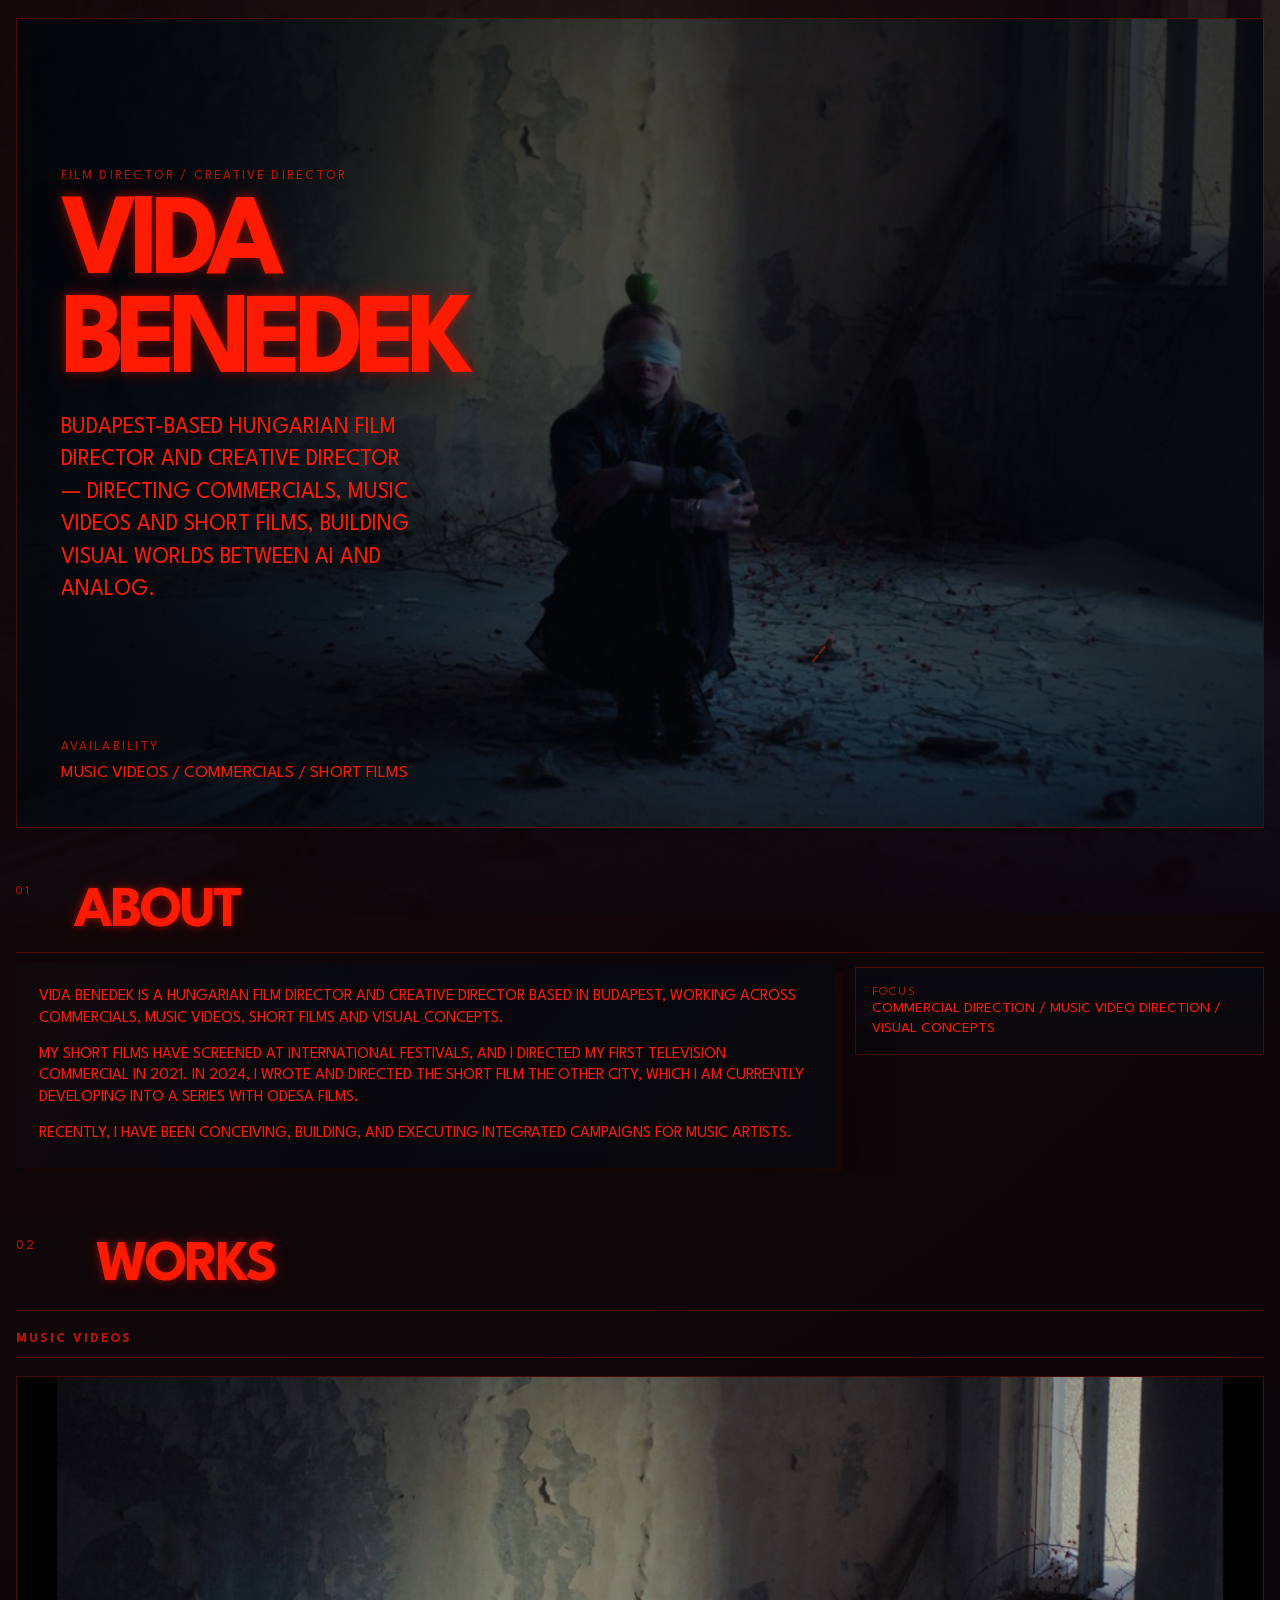
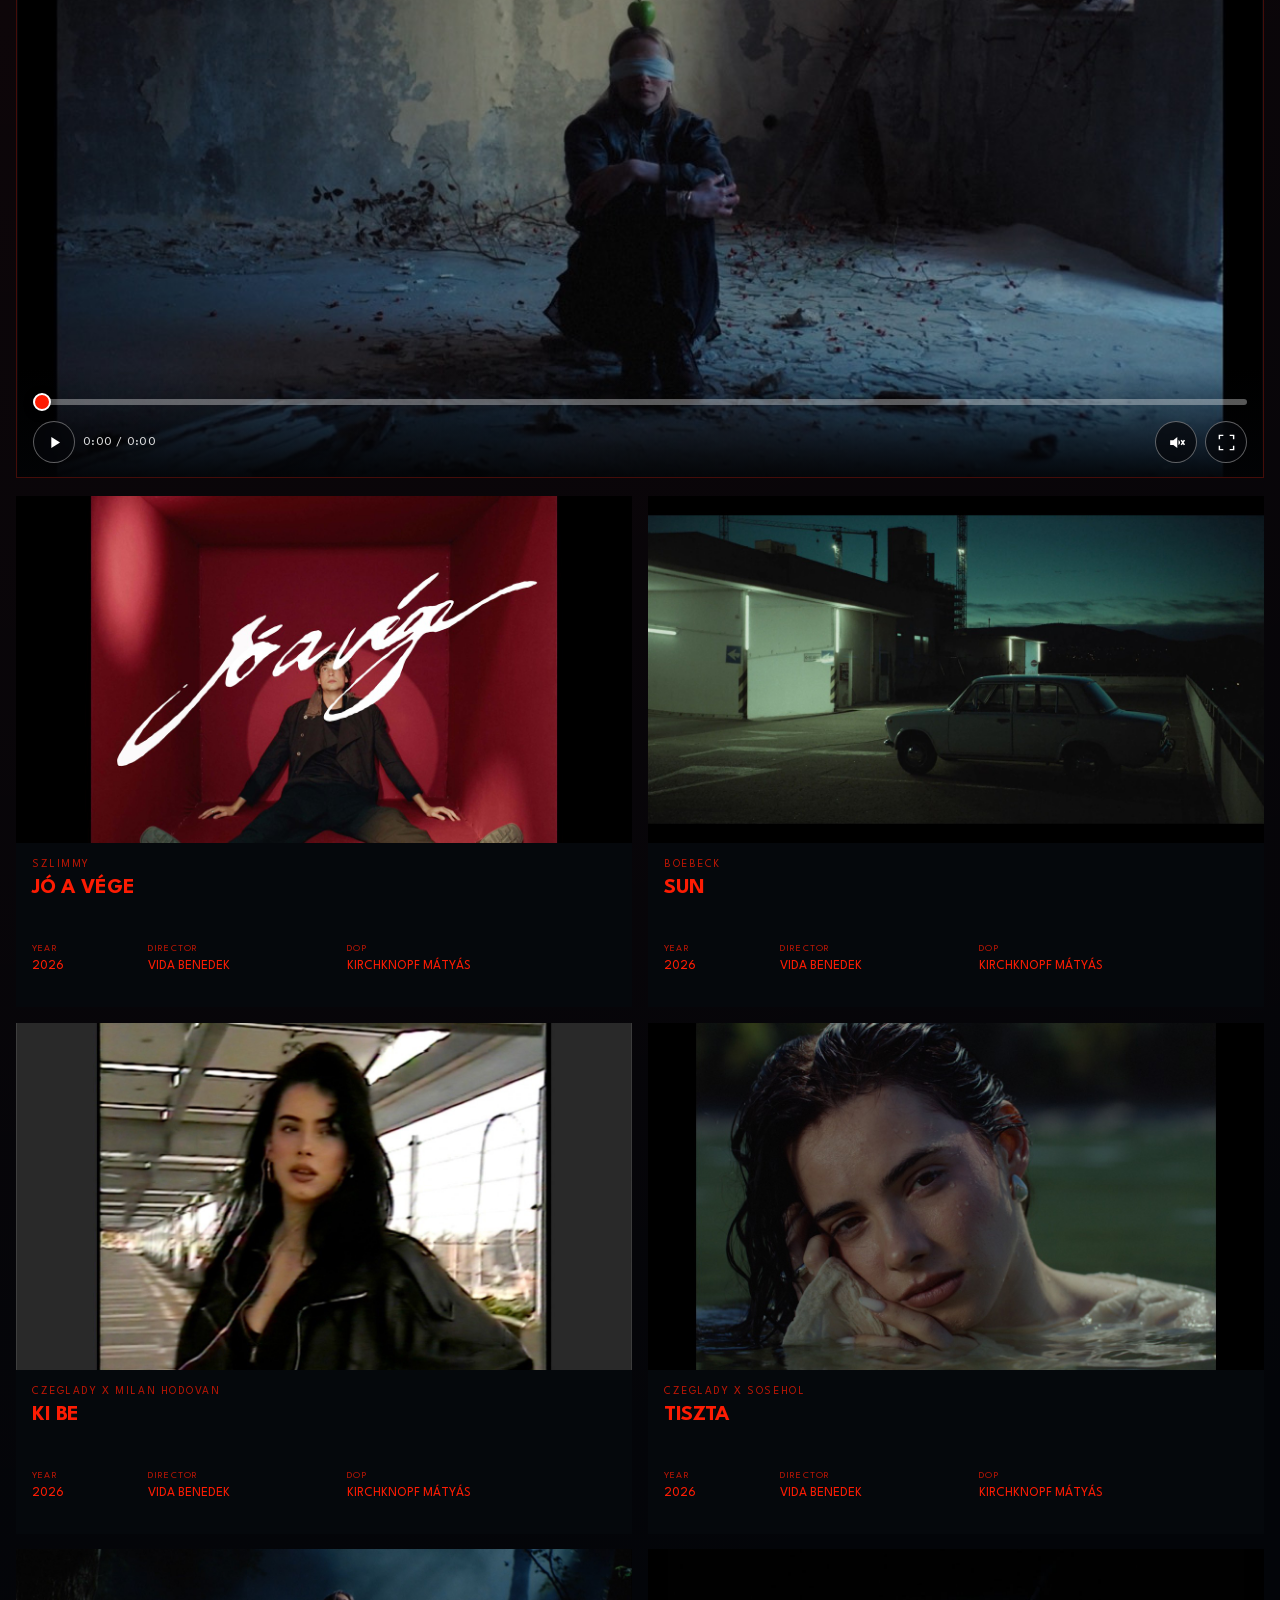
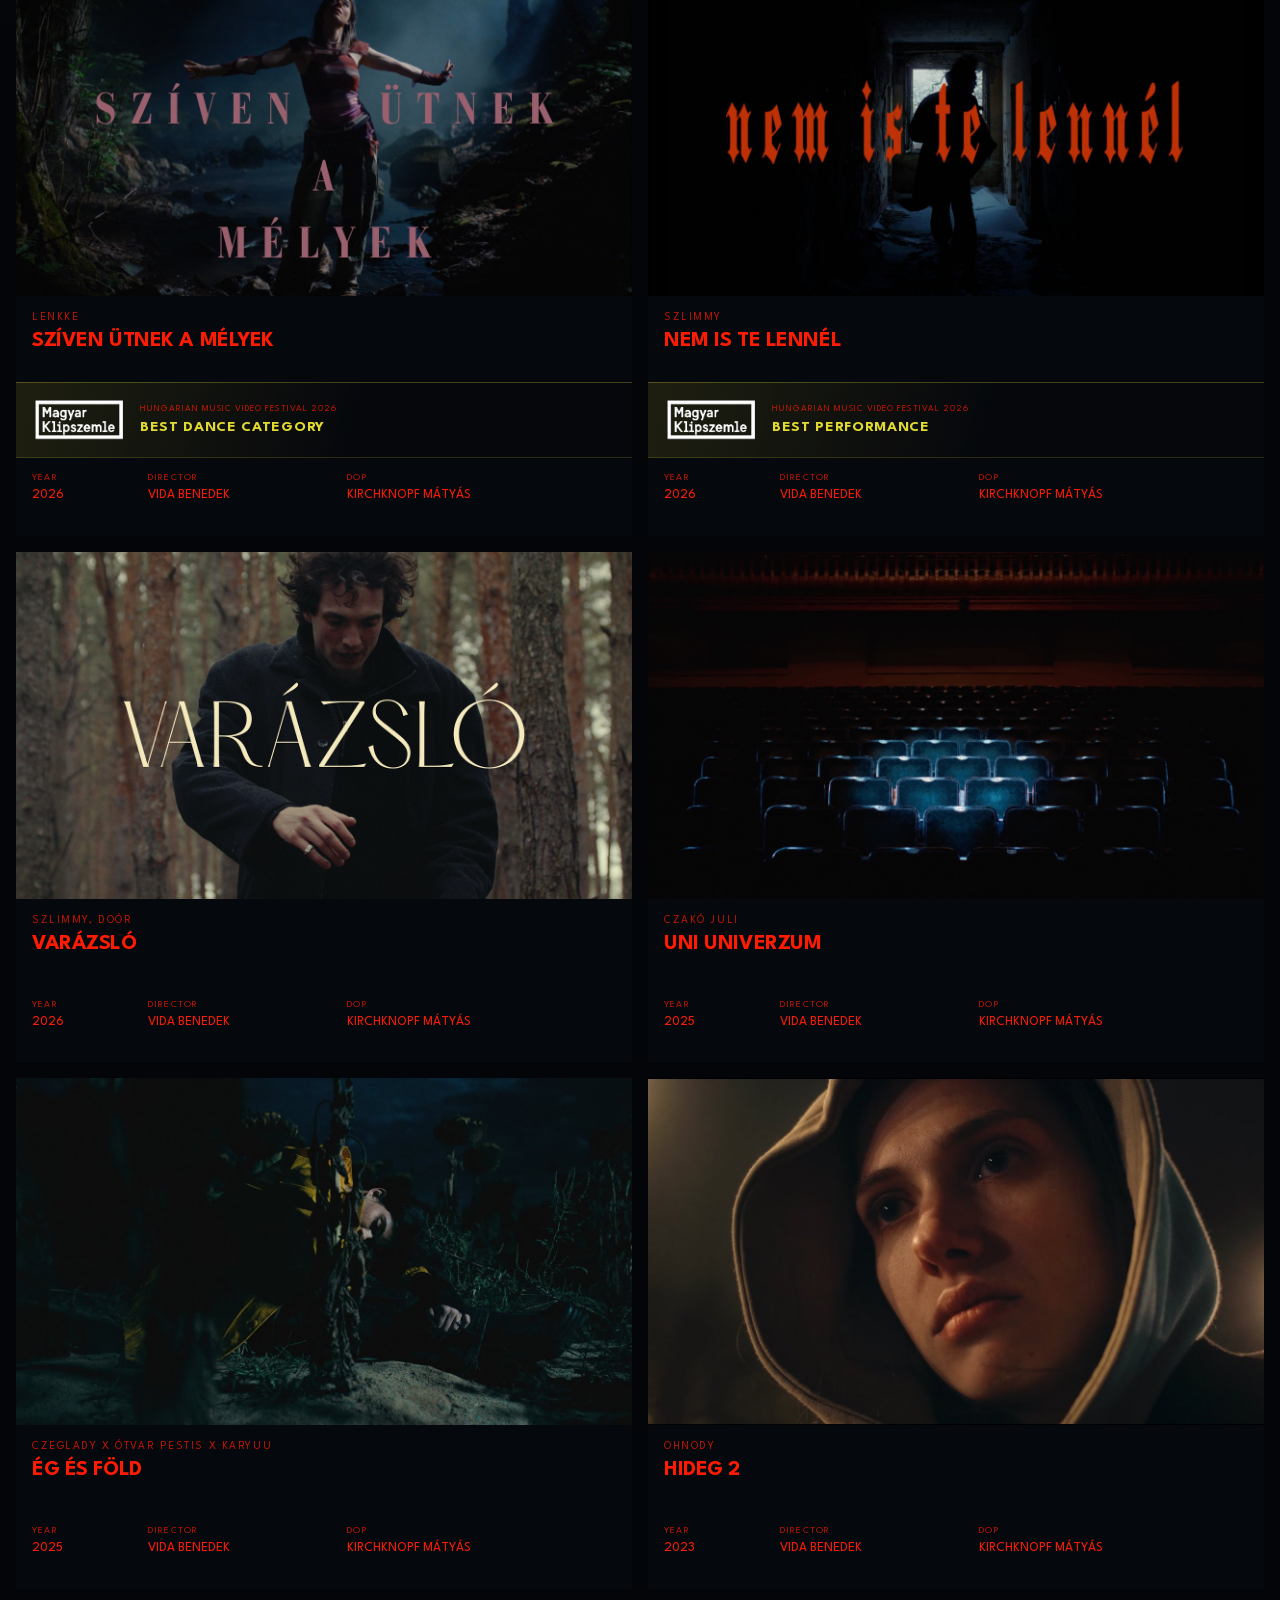
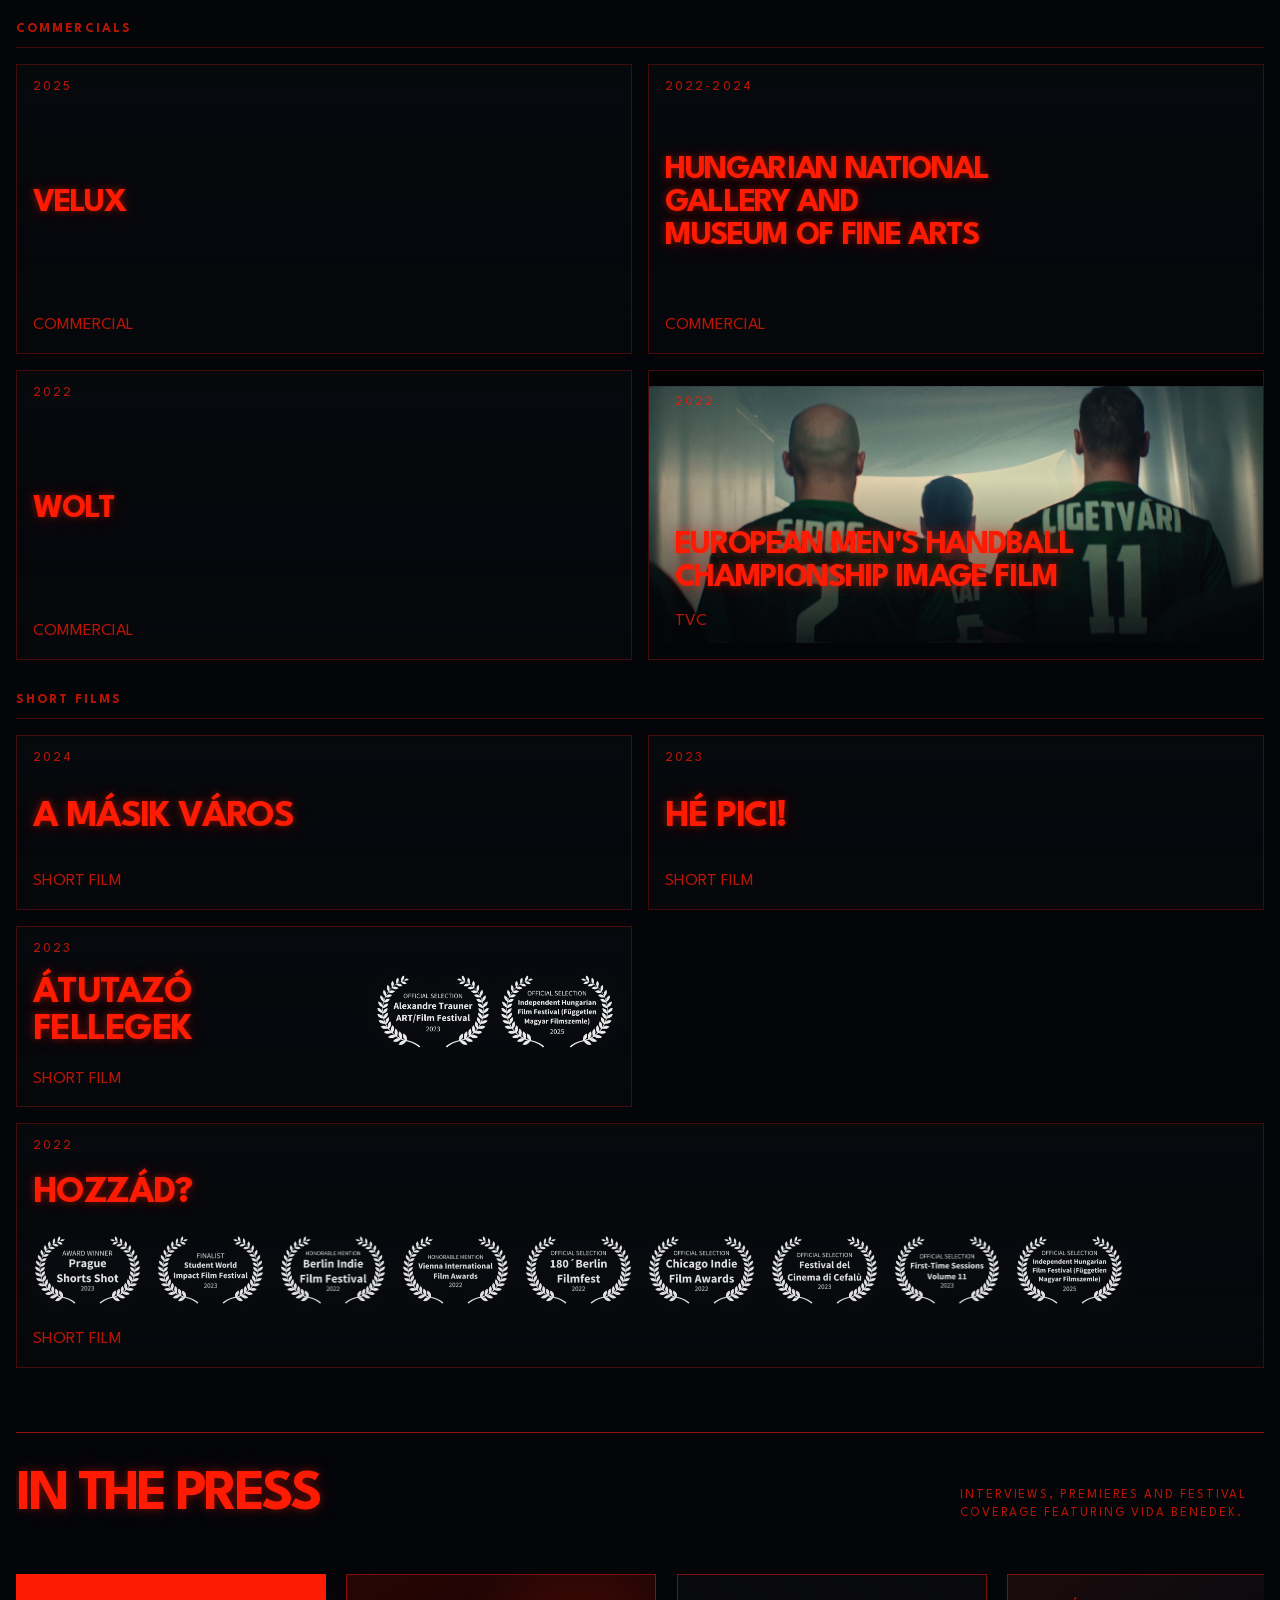
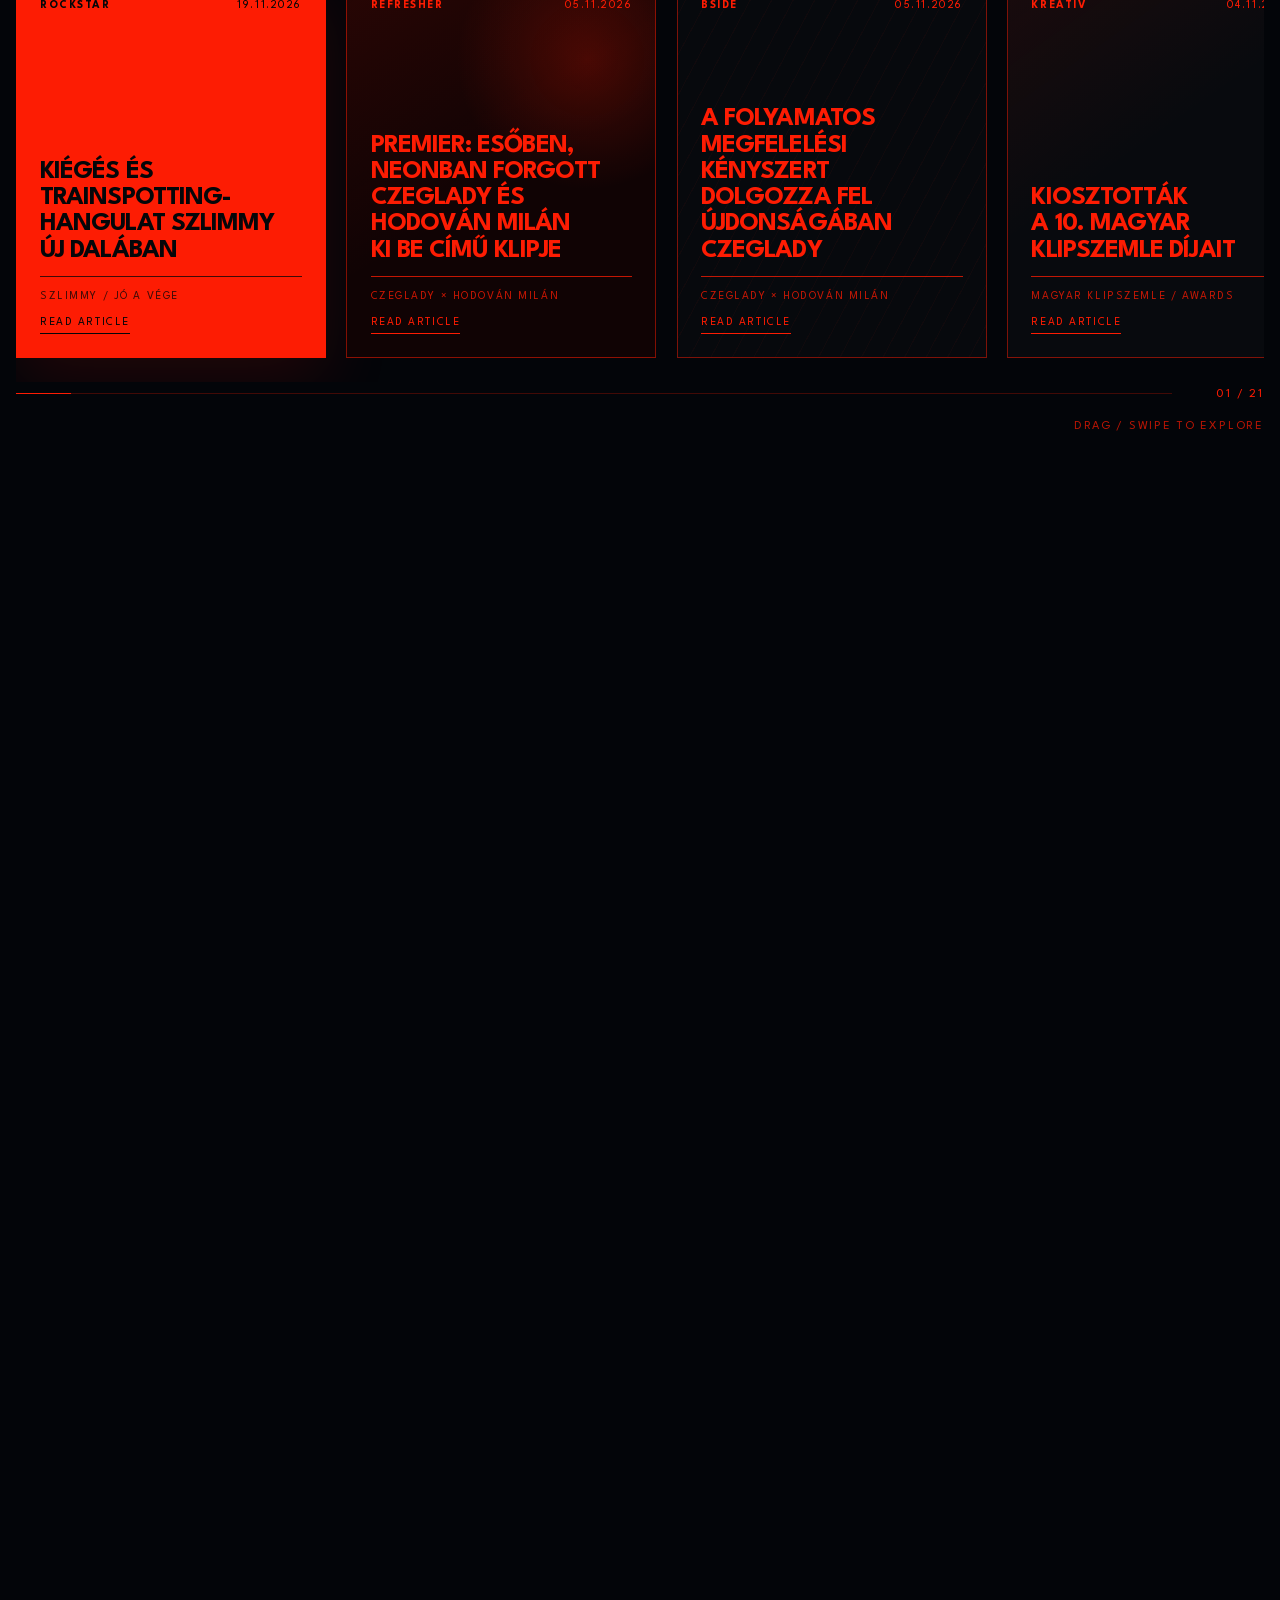
<file: index.html>
<!DOCTYPE html>
<html lang="en">
<head>
  <meta charset="UTF-8">
  <meta name="viewport" content="width=device-width, initial-scale=1.0, viewport-fit=cover">
  <title>Vida Benedek — Rendező / Film Director | Budapest</title>
  <meta
    name="description"
    content="Vida Benedek is a Hungarian film director and creative director based in Budapest, directing commercials, music videos and short films. Portfolio and director showreel."
  >
  <meta name="author" content="Vida Benedek">
  <meta name="robots" content="index, follow, max-image-preview:large, max-snippet:-1, max-video-preview:-1">
  <meta name="googlebot" content="index, follow, max-image-preview:large, max-snippet:-1, max-video-preview:-1">
  <meta name="theme-color" content="#030509">
  <meta name="color-scheme" content="dark">
  <!-- GOOGLE SEARCH CONSOLE VERIFICATION: insert the official verification meta tag here. -->
  <link rel="canonical" href="https://vidabenedek.com/">
  <link rel="alternate" hreflang="en" href="https://vidabenedek.com/">
  <link rel="alternate" hreflang="x-default" href="https://vidabenedek.com/">
  <link rel="sitemap" type="application/xml" href="https://vidabenedek.com/sitemap.xml">
  <link rel="me" href="https://www.instagram.com/vidabenedek/">
  <link rel="icon" href="favicon.svg?v=3" type="image/svg+xml">
  <meta property="og:type" content="website">
  <meta property="og:locale" content="en_US">
  <meta property="og:site_name" content="Vida Benedek">
  <meta property="og:title" content="Vida Benedek — Rendező / Film Director | Budapest">
  <meta
    property="og:description"
    content="Vida Benedek is a Hungarian film director and creative director based in Budapest, directing commercials, music videos and short films. Portfolio and director showreel."
  >
  <meta property="og:url" content="https://vidabenedek.com/">
  <meta property="og:image" content="https://vidabenedek.com/optimized/hero-background-1200.jpg">
  <meta property="og:image:secure_url" content="https://vidabenedek.com/optimized/hero-background-1200.jpg">
  <meta property="og:image:type" content="image/jpeg">
  <meta property="og:image:alt" content="Film still from the directing portfolio of Vida Benedek">
  <meta property="og:image:width" content="1200">
  <meta property="og:image:height" content="675">
  <meta name="twitter:card" content="summary_large_image">
  <meta name="twitter:title" content="Vida Benedek — Rendező / Film Director | Budapest">
  <meta
    name="twitter:description"
    content="Vida Benedek is a Hungarian film director and creative director based in Budapest, directing commercials, music videos and short films. Portfolio and director showreel."
  >
  <meta name="twitter:image" content="https://vidabenedek.com/optimized/hero-background-1200.jpg">
  <meta name="twitter:image:alt" content="Film still from the directing portfolio of Vida Benedek">
  <link rel="preload" as="image" href="optimized/hero-background-1200.jpg" fetchpriority="high">
  <link rel="preload" as="font" href="fonts/league-spartan-latin.woff2" type="font/woff2" crossorigin>
  <link rel="preload" as="font" href="fonts/league-spartan-latin-ext.woff2" type="font/woff2" crossorigin>
  <link rel="stylesheet" href="styles.css?v=20261120-mobile-press-cleanup">
  <noscript>
    <style>
      .panel { opacity: 1; transform: none; }
    </style>
  </noscript>
  <!-- TODO: Add verified IMDb, Vimeo, LinkedIn, MOME, ODESA Films and festival profile URLs here when available. -->
  <script type="application/ld+json">
    {
      "@context": "https://schema.org",
      "@graph": [
        {
          "@type": "WebSite",
          "@id": "https://vidabenedek.com/#website",
          "url": "https://vidabenedek.com/",
          "name": "Vida Benedek",
          "alternateName": "Vida Benedek Portfolio",
          "inLanguage": "en",
          "publisher": {
            "@id": "https://vidabenedek.com/#vida-benedek"
          }
        },
        {
          "@type": "ProfilePage",
          "@id": "https://vidabenedek.com/#profile",
          "url": "https://vidabenedek.com/",
          "name": "Vida Benedek — Rendező / Film Director | Budapest",
          "description": "Vida Benedek is a Hungarian film director and creative director based in Budapest, directing commercials, music videos and short films. Portfolio and director showreel.",
          "inLanguage": "en",
          "dateModified": "2026-11-20",
          "isPartOf": {
            "@id": "https://vidabenedek.com/#website"
          },
          "primaryImageOfPage": {
            "@id": "https://vidabenedek.com/#primary-image"
          },
          "mainEntity": {
            "@id": "https://vidabenedek.com/#vida-benedek"
          },
          "hasPart": {
            "@id": "https://vidabenedek.com/showreel/#video"
          }
        },
        {
          "@type": "ImageObject",
          "@id": "https://vidabenedek.com/#primary-image",
          "contentUrl": "https://vidabenedek.com/optimized/hero-background-1200.jpg",
          "url": "https://vidabenedek.com/optimized/hero-background-1200.jpg",
          "width": 1200,
          "height": 675,
          "caption": "Film still from the directing portfolio of Vida Benedek"
        },
        {
          "@type": "Person",
          "@id": "https://vidabenedek.com/#vida-benedek",
          "name": "Vida Benedek",
          "alternateName": "Benedek Vida",
          "givenName": "Benedek",
          "familyName": "Vida",
          "description": "Vida Benedek is a Hungarian film director and creative director based in Budapest, working across commercials, music videos, short films and visual concepts.",
          "jobTitle": [
            "Film Director",
            "Rendező",
            "Commercial Director",
            "Music Video Director",
            "Creative Director"
          ],
          "url": "https://vidabenedek.com/",
          "mainEntityOfPage": {
            "@id": "https://vidabenedek.com/#profile"
          },
          "image": {
            "@id": "https://vidabenedek.com/#primary-image"
          },
          "email": "mailto:dir.vidab@gmail.com",
          "sameAs": [
            "https://www.instagram.com/vidabenedek"
          ],
          "knowsAbout": [
            "Commercial direction",
            "Music video direction",
            "Short films",
            "Visual concepts",
            "Creative direction",
            "AI-assisted filmmaking",
            "Film production"
          ],
          "hasOccupation": {
            "@type": "Occupation",
            "name": "Film Director",
            "alternateName": [
              "Rendező",
              "Commercial Director",
              "Music Video Director",
              "Creative Director"
            ],
            "description": "Film direction for commercials, music videos and short films.",
            "occupationLocation": [
              {
                "@type": "City",
                "name": "Budapest"
              },
              {
                "@type": "Country",
                "name": "Hungary"
              }
            ]
          },
          "homeLocation": {
            "@type": "Place",
            "name": "Budapest, Hungary",
            "address": {
              "@type": "PostalAddress",
              "addressLocality": "Budapest",
              "addressCountry": "HU"
            }
          },
          "worksFor": {
            "@type": "Organization",
            "name": "ODESA Films"
          },
          "alumniOf": [
            {
              "@type": "CollegeOrUniversity",
              "name": "Budapest Metropolitan University"
            },
            {
              "@type": "CollegeOrUniversity",
              "name": "Moholy-Nagy University of Art and Design"
            }
          ]
        }
      ]
    }
  </script>
</head>
<body>
  <a class="skip-link" href="#top">SKIP TO CONTENT</a>

  <canvas class="blob-tracker" data-blob-tracker aria-hidden="true"></canvas>

  <div class="page-shell">
    <main id="top">
      <section class="hero panel panel-visible">
        <div class="hero-media" aria-hidden="true">
          <img src="optimized/hero-background-1200.jpg" alt="" width="1200" height="675" fetchpriority="high" decoding="async">
        </div>

        <div class="hero-copy">
          <p class="eyebrow" data-hero-decode>FILM DIRECTOR / CREATIVE DIRECTOR</p>
          <h1>
            <span class="name-line" data-hero-decode>VIDA</span>
            <span class="name-line no-break" data-hero-decode>BENEDEK</span>
          </h1>
          <p class="hero-text" data-hero-decode>
            BUDAPEST-BASED HUNGARIAN FILM DIRECTOR AND CREATIVE DIRECTOR — DIRECTING COMMERCIALS, MUSIC VIDEOS AND SHORT FILMS, BUILDING VISUAL WORLDS BETWEEN AI AND ANALOG.
          </p>

        </div>

        <div class="hero-meta">
          <div>
            <span class="meta-label" data-hero-decode>AVAILABILITY</span>
            <p data-hero-decode>MUSIC VIDEOS / COMMERCIALS / SHORT FILMS</p>
          </div>
        </div>
      </section>

      <section id="about" class="content-section panel">
        <div class="section-heading">
          <p class="section-index">01</p>
          <h2>ABOUT</h2>
        </div>

        <div class="about-grid">
          <div class="about-copy foreground-copy">
            <p>
              VIDA BENEDEK IS A HUNGARIAN FILM DIRECTOR AND CREATIVE DIRECTOR
              BASED IN BUDAPEST, WORKING ACROSS COMMERCIALS, MUSIC VIDEOS,
              SHORT FILMS AND VISUAL CONCEPTS.
            </p>
            <p>
              MY SHORT FILMS HAVE SCREENED AT INTERNATIONAL FESTIVALS, AND I
              DIRECTED MY FIRST TELEVISION COMMERCIAL IN 2021. IN 2024, I
              WROTE AND DIRECTED THE SHORT FILM THE OTHER CITY, WHICH I AM
              CURRENTLY DEVELOPING INTO A SERIES WITH ODESA FILMS.
            </p>
            <p>
              RECENTLY, I HAVE BEEN CONCEIVING, BUILDING, AND EXECUTING
              INTEGRATED CAMPAIGNS FOR MUSIC ARTISTS.
            </p>
          </div>

          <div class="fact-stack">
            <article class="fact-card">
              <span class="fact-label">FOCUS</span>
              <p>COMMERCIAL DIRECTION / MUSIC VIDEO DIRECTION / VISUAL CONCEPTS</p>
            </article>
          </div>
        </div>
      </section>

      <section id="work" class="content-section panel">
        <div class="section-heading">
          <p class="section-index">02</p>
          <h2>WORKS</h2>
        </div>

        <div class="work-groups">
          <article class="work-group">
            <header class="group-heading">
              <h3>MUSIC VIDEOS</h3>
            </header>

            <div class="videoclip-banner video-player" data-video-player>
              <video
                controls
                muted
                loop
                playsinline
                preload="none"
                poster="optimized/hero-background-1200.jpg"
                disablepictureinpicture
                controlslist="nodownload noplaybackrate noremoteplayback"
                tabindex="0"
                aria-label="Vida Benedek music video reel"
                data-lazy-video
                data-video-autoplay="desktop"
                data-animation-mask
                data-music-video
                data-video-controls
              >
                <source data-src="optimized/vida-benedek-music-video-reel-2026-mobile.mp4?v=20261028-performance" type="video/mp4" media="(max-width: 760px)">
                <source data-src="optimized/vida-benedek-music-video-reel-2026.mp4?v=20261028-performance" type="video/mp4">
              </video>
            </div>

            <div class="videoclip-gallery">
              <figure class="videoclip-shot videoclip-shot-video">
                <a
                  class="videoclip-video-link"
                  href="https://www.youtube.com/watch?v=czAg9J831QY"
                  target="_blank"
                  rel="noopener noreferrer"
                  aria-label="Watch Szlimmy – Jó a Vége on YouTube"
                >
                  <img src="optimized/szlimmy-jo-a-vege-youtube.jpg" alt="Official YouTube cover for Szlimmy – Jó a Vége, directed by Vida Benedek" width="1280" height="720" loading="lazy" decoding="async">
                </a>
                <div class="videoclip-identity">
                  <p class="videoclip-artist">SZLIMMY</p>
                  <p class="videoclip-track"><a href="work/jo-a-vege/" aria-label="Open Jó a Vége project page">JÓ A VÉGE</a></p>
                </div>
                <dl class="videoclip-credits">
                  <div><dt>YEAR</dt><dd>2026</dd></div>
                  <div><dt>DIRECTOR</dt><dd>VIDA BENEDEK</dd></div>
                  <div><dt>DOP</dt><dd>KIRCHKNOPF MÁTYÁS</dd></div>
                </dl>
              </figure>

              <figure class="videoclip-shot videoclip-shot-video">
                <a
                  class="videoclip-video-link"
                  href="https://www.youtube.com/watch?v=qw8giVFSmjE"
                  target="_blank"
                  rel="noopener noreferrer"
                  aria-label="Watch boebeck – SUN on YouTube"
                >
                  <img src="optimized/boebeck-sun-youtube.jpg" alt="Official YouTube cover for boebeck – SUN, directed by Vida Benedek" width="1280" height="720" loading="lazy" decoding="async">
                </a>
                <div class="videoclip-identity">
                  <p class="videoclip-artist">BOEBECK</p>
                  <p class="videoclip-track"><a href="work/sun/" aria-label="Open SUN project page">SUN</a></p>
                </div>
                <dl class="videoclip-credits">
                  <div><dt>YEAR</dt><dd>2026</dd></div>
                  <div><dt>DIRECTOR</dt><dd>VIDA BENEDEK</dd></div>
                  <div><dt>DOP</dt><dd>KIRCHKNOPF MÁTYÁS</dd></div>
                </dl>
              </figure>

              <figure class="videoclip-shot videoclip-shot-video">
                <a
                  class="videoclip-video-link"
                  href="https://www.youtube.com/watch?v=HJwIDaARL5k&amp;list=RDHJwIDaARL5k&amp;start_radio=1"
                  target="_blank"
                  rel="noopener noreferrer"
                  aria-label="Watch Czeglady x Milan Hodovan – KI BE on YouTube"
                >
                  <img src="optimized/czeglady-milan-hodovan-ki-be-youtube.jpg" alt="Official YouTube cover for Czeglady x Milan Hodovan – KI BE, directed by Vida Benedek" width="1280" height="720" loading="lazy" decoding="async">
                </a>
                <div class="videoclip-identity">
                  <p class="videoclip-artist">CZEGLADY X MILAN HODOVAN</p>
                  <p class="videoclip-track"><a href="work/ki-be/" aria-label="Open KI BE project page">KI BE</a></p>
                </div>
                <dl class="videoclip-credits">
                  <div><dt>YEAR</dt><dd>2026</dd></div>
                  <div><dt>DIRECTOR</dt><dd>VIDA BENEDEK</dd></div>
                  <div><dt>DOP</dt><dd>KIRCHKNOPF MÁTYÁS</dd></div>
                </dl>
              </figure>

              <figure class="videoclip-shot videoclip-shot-video">
                <a
                  class="videoclip-video-link"
                  href="https://www.youtube.com/watch?v=M6TgqOht1_U&amp;list=RDM6TgqOht1_U&amp;start_radio=1"
                  target="_blank"
                  rel="noopener noreferrer"
                  aria-label="Watch Czeglady x sosehol – Tiszta on YouTube"
                >
                  <img src="optimized/czeglady-sosehol-tiszta-youtube.jpg" alt="Official YouTube cover for Czeglady x sosehol – Tiszta" width="1280" height="720" loading="lazy" decoding="async">
                </a>
                <div class="videoclip-identity">
                  <p class="videoclip-artist">CZEGLADY X SOSEHOL</p>
                  <p class="videoclip-track"><a href="work/tiszta/" aria-label="Open Tiszta project page">TISZTA</a></p>
                </div>
                <dl class="videoclip-credits">
                  <div><dt>YEAR</dt><dd>2026</dd></div>
                  <div><dt>DIRECTOR</dt><dd>VIDA BENEDEK</dd></div>
                  <div><dt>DOP</dt><dd>KIRCHKNOPF MÁTYÁS</dd></div>
                </dl>
              </figure>

              <figure class="videoclip-shot videoclip-shot-video videoclip-shot-awarded">
                <a
                  class="videoclip-video-link"
                  href="https://www.youtube.com/watch?v=KUAKet2wHBo"
                  target="_blank"
                  rel="noopener noreferrer"
                  aria-label="Watch LENKKE – Szíven ütnek a mélyek on YouTube"
                >
                  <img src="optimized/lenkke-youtube.jpg" alt="Official YouTube cover for LENKKE – Szíven ütnek a mélyek, directed by Vida Benedek" width="1280" height="720" loading="lazy" decoding="async">
                </a>
                <div class="videoclip-identity">
                  <p class="videoclip-artist">LENKKE</p>
                  <p class="videoclip-track"><a href="work/sziven-utnek-a-melyek/" aria-label="Open Szíven ütnek a mélyek project page">SZÍVEN ÜTNEK A MÉLYEK</a></p>
                </div>
                <div class="videoclip-award" aria-label="Hungarian Music Video Festival 2026 — Best Dance Category">
                  <img class="videoclip-award-logo" src="optimized/magyar-klipszemle.png" alt="" width="238" height="123" loading="lazy" decoding="async">
                  <p><span>HUNGARIAN MUSIC VIDEO FESTIVAL 2026</span><strong>BEST DANCE CATEGORY</strong></p>
                </div>
                <dl class="videoclip-credits">
                  <div><dt>YEAR</dt><dd>2026</dd></div>
                  <div><dt>DIRECTOR</dt><dd>VIDA BENEDEK</dd></div>
                  <div><dt>DOP</dt><dd>KIRCHKNOPF MÁTYÁS</dd></div>
                </dl>
              </figure>

              <figure class="videoclip-shot videoclip-shot-video videoclip-shot-awarded">
                <a
                  class="videoclip-video-link"
                  href="https://www.youtube.com/watch?v=rQDjx8vkRmA"
                  target="_blank"
                  rel="noopener noreferrer"
                  aria-label="Watch Szlimmy – Nem is te lennél on YouTube"
                >
                  <img src="optimized/szlimmy-nem-is-te-lennel-youtube.jpg" alt="Official YouTube cover for Szlimmy – Nem is te lennél, directed by Vida Benedek" width="1280" height="720" loading="lazy" decoding="async">
                </a>
                <div class="videoclip-identity">
                  <p class="videoclip-artist">SZLIMMY</p>
                  <p class="videoclip-track"><a href="work/nem-is-te-lennel/" aria-label="Open Nem is te lennél project page">NEM IS TE LENNÉL</a></p>
                </div>
                <div class="videoclip-award" aria-label="Hungarian Music Video Festival 2026 — Best Performance">
                  <img class="videoclip-award-logo" src="optimized/magyar-klipszemle.png" alt="" width="238" height="123" loading="lazy" decoding="async">
                  <p><span>HUNGARIAN MUSIC VIDEO FESTIVAL 2026</span><strong>BEST PERFORMANCE</strong></p>
                </div>
                <dl class="videoclip-credits">
                  <div><dt>YEAR</dt><dd>2026</dd></div>
                  <div><dt>DIRECTOR</dt><dd>VIDA BENEDEK</dd></div>
                  <div><dt>DOP</dt><dd>KIRCHKNOPF MÁTYÁS</dd></div>
                </dl>
              </figure>

              <figure id="varazslo" class="videoclip-shot videoclip-shot-video">
                <a
                  class="videoclip-video-link"
                  href="https://youtu.be/0HYk5hYBVUs?si=7nayBzL_WmBcYAgB"
                  target="_blank"
                  rel="noopener noreferrer"
                  aria-label="Watch Szlimmy, DOÓR – Varázsló on YouTube"
                >
                  <img src="optimized/szlimmy-door-varazslo-youtube.jpg" alt="Official YouTube cover for Szlimmy, DOÓR – Varázsló, directed by Vida Benedek" width="1280" height="720" loading="lazy" decoding="async">
                </a>
                <div class="videoclip-identity">
                  <p class="videoclip-artist">SZLIMMY, DOÓR</p>
                  <p class="videoclip-track"><a href="work/varazslo/" aria-label="Open Varázsló project page">VARÁZSLÓ</a></p>
                </div>
                <dl class="videoclip-credits">
                  <div><dt>YEAR</dt><dd>2026</dd></div>
                  <div><dt>DIRECTOR</dt><dd>VIDA BENEDEK</dd></div>
                  <div><dt>DOP</dt><dd>KIRCHKNOPF MÁTYÁS</dd></div>
                </dl>
              </figure>

              <figure class="videoclip-shot videoclip-shot-video">
                <a
                  class="videoclip-video-link"
                  href="https://www.youtube.com/watch?v=0dUuvQV0kcc"
                  target="_blank"
                  rel="noopener noreferrer"
                  aria-label="Watch Czakó Juli – Uni Univerzum on YouTube"
                >
                  <img src="optimized/czako-juli-uni-univerzum-youtube.jpg?v=20261028-empty-cinema" alt="Empty cinema auditorium frame from Czakó Juli – Uni Univerzum" width="1280" height="720" loading="lazy" decoding="async">
                </a>
                <div class="videoclip-identity">
                  <p class="videoclip-artist">CZAKÓ JULI</p>
                  <p class="videoclip-track"><a href="work/uni-univerzum/" aria-label="Open Uni Univerzum project page">UNI UNIVERZUM</a></p>
                </div>
                <dl class="videoclip-credits">
                  <div><dt>YEAR</dt><dd>2025</dd></div>
                  <div><dt>DIRECTOR</dt><dd>VIDA BENEDEK</dd></div>
                  <div><dt>DOP</dt><dd>KIRCHKNOPF MÁTYÁS</dd></div>
                </dl>
              </figure>

              <figure class="videoclip-shot videoclip-shot-video">
                <a
                  class="videoclip-video-link"
                  href="https://www.youtube.com/watch?v=ZT4U71fUkZc"
                  target="_blank"
                  rel="noopener noreferrer"
                  aria-label="Watch Czeglady x Ótvar Pestis x Karyuu – Ég és Föld on YouTube"
                >
                  <img src="optimized/eg-es-fold-youtube.jpg" alt="Official YouTube cover for Czeglady x Ótvar Pestis x Karyuu – Ég és Föld, directed by Vida Benedek" width="1280" height="720" loading="lazy" decoding="async">
                </a>
                <div class="videoclip-identity">
                  <p class="videoclip-artist">CZEGLADY X ÓTVAR PESTIS X KARYUU</p>
                  <p class="videoclip-track"><a href="work/eg-es-fold/" aria-label="Open Ég és Föld project page">ÉG ÉS FÖLD</a></p>
                </div>
                <dl class="videoclip-credits">
                  <div><dt>YEAR</dt><dd>2025</dd></div>
                  <div><dt>DIRECTOR</dt><dd>VIDA BENEDEK</dd></div>
                  <div><dt>DOP</dt><dd>KIRCHKNOPF MÁTYÁS</dd></div>
                </dl>
              </figure>

              <figure class="videoclip-shot videoclip-shot-video">
                <a
                  class="videoclip-video-link"
                  href="https://www.youtube.com/watch?v=yd0roFBKNnw"
                  target="_blank"
                  rel="noopener noreferrer"
                  aria-label="Watch Ohnody – Hideg 2 on YouTube"
                >
                  <img src="optimized/ohnody-hideg-2-youtube.jpg" alt="Official YouTube cover for Ohnody – Hideg 2, directed by Vida Benedek" width="1280" height="720" loading="lazy" decoding="async">
                </a>
                <div class="videoclip-identity">
                  <p class="videoclip-artist">OHNODY</p>
                  <p class="videoclip-track"><a href="work/hideg-2/" aria-label="Open Hideg 2 project page">HIDEG 2</a></p>
                </div>
                <dl class="videoclip-credits">
                  <div><dt>YEAR</dt><dd>2023</dd></div>
                  <div><dt>DIRECTOR</dt><dd>VIDA BENEDEK</dd></div>
                  <div><dt>DOP</dt><dd>KIRCHKNOPF MÁTYÁS</dd></div>
                </dl>
              </figure>
            </div>

          </article>

          <article id="commercials" class="work-group">
            <header class="group-heading">
              <h3>COMMERCIALS</h3>
            </header>

            <div class="work-cards commercials-grid">
              <article class="work-card">
                <span class="work-year">2025</span>
                <h4>VELUX</h4>
                <p>COMMERCIAL</p>
              </article>

              <article class="work-card">
                <span class="work-year">2022-2024</span>
                <h4>HUNGARIAN NATIONAL GALLERY AND MUSEUM OF FINE ARTS</h4>
                <p>COMMERCIAL</p>
              </article>

              <article class="work-card">
                <span class="work-year">2022</span>
                <h4>WOLT</h4>
                <p>COMMERCIAL</p>
              </article>

              <article class="work-card work-card-video">
                <a
                  class="commercial-video-link"
                  href="https://www.youtube.com/watch?v=-OWZ96nkNiw"
                  target="_blank"
                  rel="noopener noreferrer"
                  aria-label="Watch European Men's Handball Championship Image Film on YouTube"
                >
                  <img src="optimized/european-mens-handball-championship-youtube.jpg" alt="European Men's Handball Championship Image Film" width="1280" height="720" loading="lazy" decoding="async">
                </a>
                <div class="commercial-video-copy">
                  <span class="work-year">2022</span>
                  <h4>EUROPEAN MEN'S HANDBALL CHAMPIONSHIP IMAGE FILM</h4>
                  <p>TVC</p>
                </div>
              </article>
            </div>
          </article>

          <article class="work-group">
            <header class="group-heading">
              <h3>SHORT FILMS</h3>
            </header>

            <div class="work-cards">
              <article class="work-card">
                <span class="work-year">2024</span>
                <h4>A MÁSIK VÁROS</h4>
                <p>SHORT FILM</p>
              </article>

              <article class="work-card">
                <span class="work-year">2023</span>
                <h4>HÉ PICI!</h4>
                <p>SHORT FILM</p>
              </article>

              <article class="work-card work-card-awarded">
                <span class="work-year">2023</span>
                <div class="work-card-title-row work-card-title-row-multiple">
                  <h4>ÁTUTAZÓ FELLEGEK</h4>
                  <div class="official-selection-marks">
                    <img
                      class="official-selection-mark"
                      src="optimized/atutazo-fellegek-alexandre-trauner-official-selection-2023.png"
                      alt="Alexandre Trauner ART/Film Festival — Official Selection 2023"
                      width="1735"
                      height="1152"
                      loading="lazy"
                      decoding="async"
                    >
                    <img
                      class="official-selection-mark"
                      src="optimized/atutazo-fellegek-independent-hungarian-film-festival-2025.png"
                      alt="Independent Hungarian Film Festival — Official Selection 2025"
                      width="1735"
                      height="1152"
                      loading="lazy"
                      decoding="async"
                    >
                  </div>
                </div>
                <p>SHORT FILM</p>
              </article>

              <article class="work-card work-card-awarded work-card-festival-wall">
                <span class="work-year">2022</span>
                <h4>HOZZÁD?</h4>
                <div class="official-selection-gallery" aria-label="Awards and festival selections for Hozzád?">
                  <img class="official-selection-mark" src="optimized/hozzad-prague-shorts-shot-winner-2023.png" alt="Prague Shorts Shot — Award Winner 2023" width="1735" height="1152" loading="lazy" decoding="async">
                  <img class="official-selection-mark" src="optimized/hozzad-student-world-impact-finalist-2023.png" alt="Student World Impact Film Festival — Finalist 2023" width="1735" height="1152" loading="lazy" decoding="async">
                  <img class="official-selection-mark" src="optimized/hozzad-berlin-indie-honorable-mention-2022.png" alt="Berlin Indie Film Festival — Honorable Mention 2022" width="1735" height="1152" loading="lazy" decoding="async">
                  <img class="official-selection-mark" src="optimized/hozzad-vienna-international-honorable-mention-2022.png" alt="Vienna International Film Awards — Honorable Mention 2022" width="1735" height="1152" loading="lazy" decoding="async">
                  <img class="official-selection-mark" src="optimized/hozzad-180-berlin-official-selection-2022.png" alt="180 Berlin Filmfest — Official Selection 2022" width="1735" height="1152" loading="lazy" decoding="async">
                  <img class="official-selection-mark" src="optimized/hozzad-chicago-indie-official-selection-2022.png" alt="Chicago Indie Film Awards — Official Selection 2022" width="1735" height="1152" loading="lazy" decoding="async">
                  <img class="official-selection-mark" src="optimized/hozzad-cefalu-official-selection-2023.png" alt="Festival del Cinema di Cefalù — Official Selection 2023" width="1735" height="1152" loading="lazy" decoding="async">
                  <img class="official-selection-mark" src="optimized/hozzad-first-time-sessions-official-selection-2023.png" alt="First-Time Sessions Volume 11 — Official Selection 2023" width="1735" height="1152" loading="lazy" decoding="async">
                  <img class="official-selection-mark" src="optimized/hozzad-independent-hungarian-official-selection-2025.png" alt="Independent Hungarian Film Festival — Official Selection 2025" width="1735" height="1152" loading="lazy" decoding="async">
                  <img class="official-selection-mark" src="optimized/hozzad-panorama-official-selection-2022.png" alt="Panorama International Indie Film Festival — Official Selection 2022" width="1735" height="1152" loading="lazy" decoding="async">
                </div>
                <p>SHORT FILM</p>
              </article>
            </div>

            <aside id="press" class="press-archive" aria-labelledby="press-archive-title" data-press-carousel>
              <header class="press-archive-head">
                <div>
                  <h4 id="press-archive-title">IN THE PRESS</h4>
                </div>
                <p class="press-intro">INTERVIEWS, PREMIERES AND FESTIVAL COVERAGE FEATURING VIDA BENEDEK.</p>
              </header>

              <div class="press-carousel-shell">
                <div
                  class="press-track"
                  tabindex="0"
                  role="region"
                  aria-label="Press articles, newest first"
                  data-press-track
                >
                  <article class="press-card press-card-featured" data-press-card>
                    <a href="https://rockstar.hu/zene/kieges-es-trainspottin-hangulat-szlimmy-uj-dalaban/" target="_blank" rel="noopener noreferrer">
                      <span class="press-source">ROCKSTAR</span>
                      <time datetime="2026-11-19">19.11.2026</time>
                      <h5>KIÉGÉS ÉS TRAINSPOTTING-HANGULAT SZLIMMY ÚJ DALÁBAN</h5>
                      <span class="press-topic">SZLIMMY / JÓ A VÉGE</span>
                      <span class="press-link-label">READ ARTICLE</span>
                    </a>
                  </article>

                  <article class="press-card" data-press-card>
                    <a href="https://refresher.hu/14147-premier-esoben-neonban-forgott-czeglady-es-hodovan-milan-ki-be-cimu-klipje" target="_blank" rel="noopener noreferrer">
                      <span class="press-source">REFRESHER</span>
                      <time datetime="2026-11-05">05.11.2026</time>
                      <h5>PREMIER: ESŐBEN, NEONBAN FORGOTT CZEGLADY ÉS HODOVÁN MILÁN KI BE CÍMŰ KLIPJE</h5>
                      <span class="press-topic">CZEGLADY × HODOVÁN MILÁN</span>
                      <span class="press-link-label">READ ARTICLE</span>
                    </a>
                  </article>

                  <article class="press-card" data-press-card>
                    <a href="https://www.bside.hu/l/a-folyamatos-megfelelesi-kenyszert-dolgozza-fel-ujdonsagaban-czeglady/" target="_blank" rel="noopener noreferrer">
                      <span class="press-source">BSIDE</span>
                      <time datetime="2026-11-05">05.11.2026</time>
                      <h5>A FOLYAMATOS MEGFELELÉSI KÉNYSZERT DOLGOZZA FEL ÚJDONSÁGÁBAN CZEGLADY</h5>
                      <span class="press-topic">CZEGLADY × HODOVÁN MILÁN</span>
                      <span class="press-link-label">READ ARTICLE</span>
                    </a>
                  </article>

                  <article class="press-card press-card-award" data-press-card>
                    <a href="https://kreativ.hu/cikk/kiosztottak-a-10-magyar-klipszemle-dijait" target="_blank" rel="noopener noreferrer">
                      <span class="press-source">KREATÍV</span>
                      <time datetime="2026-11-04">04.11.2026</time>
                      <h5>KIOSZTOTTÁK A 10. MAGYAR KLIPSZEMLE DÍJAIT</h5>
                      <span class="press-topic">MAGYAR KLIPSZEMLE / AWARDS</span>
                      <span class="press-link-label">READ ARTICLE</span>
                    </a>
                  </article>

                  <article class="press-card press-card-award" data-press-card>
                    <a href="https://keretblog.hu/beton-hofie-lett-az-ev-klipje-kiosztottak-a-10-magyar-klipszemle-dijait/" target="_blank" rel="noopener noreferrer">
                      <span class="press-source">KERET</span>
                      <time datetime="2026-10-31">31.10.2026</time>
                      <h5>BETON.HOFIÉ LETT AZ ÉV KLIPJE – KIOSZTOTTÁK A 10. MAGYAR KLIPSZEMLE DÍJAIT</h5>
                      <span class="press-topic">MAGYAR KLIPSZEMLE / AWARDS</span>
                      <span class="press-link-label">READ ARTICLE</span>
                    </a>
                  </article>

                  <article class="press-card press-card-award" data-press-card>
                    <a href="https://telex.hu/after/2026/10/30/tizedik-klipszemle-beton-hofie-lett-az-ev-legjobb-klipje-pogany-indulot-is-dijaztak" target="_blank" rel="noopener noreferrer">
                      <span class="press-source">TELEX AFTER</span>
                      <time datetime="2026-10-30">30.10.2026</time>
                      <h5>A TARR BÉLA NEVÉT VISELŐ SZÁM TÜNTETÉSES VIDEÓJA VITTE EL A FŐDÍJAT</h5>
                      <span class="press-topic">MAGYAR KLIPSZEMLE / AWARDS</span>
                      <span class="press-link-label">READ ARTICLE</span>
                    </a>
                  </article>

                  <article class="press-card press-card-award" data-press-card>
                    <a href="https://magyar.film.hu/filmhu/hir/betonhofi-tarr-bela-cimu-klipje-vitte-el-a-fodijat-a-10-magyar-klipszemlen" target="_blank" rel="noopener noreferrer">
                      <span class="press-source">FILMHU</span>
                      <time datetime="2026-10-30">30.10.2026</time>
                      <h5>BETON.HOFI TARR BÉLA CÍMŰ KLIPJE VITTE EL A FŐDÍJAT A 10. MAGYAR KLIPSZEMLÉN</h5>
                      <span class="press-topic">MAGYAR KLIPSZEMLE / AWARDS</span>
                      <span class="press-link-label">READ ARTICLE</span>
                    </a>
                  </article>

                  <article class="press-card press-card-award" data-press-card>
                    <a href="https://refresher.hu/14067-beton-hofi-tarr-bela-cimu-klipje-lett-a-10-magyar-klipszemle-legjobbja" target="_blank" rel="noopener noreferrer">
                      <span class="press-source">REFRESHER</span>
                      <time datetime="2026-10-29">29.10.2026</time>
                      <h5>BETON.HOFI TARR BÉLA CÍMŰ KLIPJE LETT A 10. MAGYAR KLIPSZEMLE LEGJOBBJA</h5>
                      <span class="press-topic">MAGYAR KLIPSZEMLE / AWARDS</span>
                      <span class="press-link-label">READ ARTICLE</span>
                    </a>
                  </article>

                  <article class="press-card" data-press-card>
                    <a href="https://recorder.blog.hu/2026/09/04/tiszta_sor_mindig_en_dontottem_ugy_hogy_belemegyek_czeglady_tiszta_klippremier" target="_blank" rel="noopener noreferrer">
                      <span class="press-source">RECORDER</span>
                      <time datetime="2026-09-04">04.09.2026</time>
                      <h5>„TISZTA SOR, MINDIG ÉN DÖNTÖTTEM ÚGY, HOGY BELEMEGYEK” – CZEGLADY-KLIPPREMIER</h5>
                      <span class="press-topic">CZEGLADY / TISZTA</span>
                      <span class="press-link-label">READ ARTICLE</span>
                    </a>
                  </article>

                  <article class="press-card" data-press-card>
                    <a href="https://langolo.hu/lenkke_-sziven-utnek-a-melyek/" target="_blank" rel="noopener noreferrer">
                      <span class="press-source">LÁNGOLÓ</span>
                      <time datetime="2026-06-16">16.06.2026</time>
                      <h5>LENKKE_ – SZÍVEN ÜTNEK A MÉLYEK</h5>
                      <span class="press-topic">LENKKE_ / VIDEO PREMIERE</span>
                      <span class="press-link-label">READ ARTICLE</span>
                    </a>
                  </article>

                  <article class="press-card" data-press-card>
                    <a href="https://recorder.blog.hu/2026/06/12/sziven_utnek_a_melyek_lenkke_uj_klipje_azt_tancolja_korul_hogyan_hoz_ossze_minket_az_elektronika" target="_blank" rel="noopener noreferrer">
                      <span class="press-source">RECORDER</span>
                      <time datetime="2026-06-12">12.06.2026</time>
                      <h5>SZÍVEN ÜTNEK A MÉLYEK – LENKKE_ ÚJ KLIPJE AZT TÁNCOLJA KÖRÜL, HOGYAN HOZ ÖSSZE MINKET AZ ELEKTRONIKA</h5>
                      <span class="press-topic">LENKKE_ / VIDEO PREMIERE</span>
                      <span class="press-link-label">READ ARTICLE</span>
                    </a>
                  </article>

                  <article class="press-card" data-press-card>
                    <a href="https://keretblog.hu/sziven-utnek-a-melyek-lenkke_-uj-dalaban/" target="_blank" rel="noopener noreferrer">
                      <span class="press-source">KERET</span>
                      <time datetime="2026-06-12">12.06.2026</time>
                      <h5>SZÍVEN ÜTNEK A MÉLYEK LENKKE_ ÚJ DALÁBAN</h5>
                      <span class="press-topic">LENKKE_ / VIDEO PREMIERE</span>
                      <span class="press-link-label">READ ARTICLE</span>
                    </a>
                  </article>

                  <article class="press-card" data-press-card>
                    <a href="https://phenom.hu/szlimmy-egyszerre-simogat-es-elgondolkodtat-az-elet-kerdeseirol-itt-a-varazslo/" target="_blank" rel="noopener noreferrer">
                      <span class="press-source">PHENOM</span>
                      <time datetime="2026-03-13">13.03.2026</time>
                      <h5>SZLIMMY EGYSZERRE SIMOGAT ÉS ELGONDOLKODTAT AZ ÉLET KÉRDÉSEIRŐL – ITT A „VARÁZSLÓ!”</h5>
                      <span class="press-topic">SZLIMMY / VARÁZSLÓ</span>
                      <span class="press-link-label">READ ARTICLE</span>
                    </a>
                  </article>

                  <article class="press-card" data-press-card>
                    <a href="https://langolo.hu/szlimmy-nem-is-te-lennel/" target="_blank" rel="noopener noreferrer">
                      <span class="press-source">LÁNGOLÓ</span>
                      <time datetime="2026-02-03">03.02.2026</time>
                      <h5>SZLIMMY – NEM IS TE LENNÉL</h5>
                      <span class="press-topic">SZLIMMY / VIDEO PREMIERE</span>
                      <span class="press-link-label">READ ARTICLE</span>
                    </a>
                  </article>

                  <article class="press-card" data-press-card>
                    <a href="https://magneoton.hu/escape-plan-recordings/hu/hirek/szlimmy-nem-is-te-lennel" target="_blank" rel="noopener noreferrer">
                      <span class="press-source">MAGNEOTON</span>
                      <time datetime="2026-01-30">30.01.2026</time>
                      <h5>SZLIMMY – NEM IS TE LENNÉL</h5>
                      <span class="press-topic">ESCAPE PLAN RECORDINGS</span>
                      <span class="press-link-label">READ ARTICLE</span>
                    </a>
                  </article>

                  <article class="press-card" data-press-card>
                    <a href="https://refresher.hu/11392-PREMIER-Szlimmy-ultralatvanyos-klippel-inditja-az-evet-itt-a-Nem-is-te-lennel" target="_blank" rel="noopener noreferrer">
                      <span class="press-source">REFRESHER</span>
                      <time datetime="2026-01-29">29.01.2026</time>
                      <h5>PREMIER: SZLIMMY ULTRALÁTVÁNYOS KLIPPEL INDÍTJA AZ ÉVET</h5>
                      <span class="press-topic">SZLIMMY / NEM IS TE LENNÉL</span>
                      <span class="press-link-label">READ ARTICLE</span>
                    </a>
                  </article>

                  <article class="press-card" data-press-card>
                    <a href="https://refresher.hu/10258-KLIPPREMIER-Hany-arca-letezhet-a-szorongasnak-Ebbol-a-gondolatbol-szuletett-meg-Czeglady-Otvar-Pestis-es-Karyuu-kollabja" target="_blank" rel="noopener noreferrer">
                      <span class="press-source">REFRESHER</span>
                      <time datetime="2025-10-03">03.10.2025</time>
                      <h5>KLIPPREMIER: HÁNY ARCA LÉTEZHET A SZORONGÁSNAK?</h5>
                      <span class="press-topic">CZEGLADY × ÓTVAR PESTIS × KARYUU</span>
                      <span class="press-link-label">READ ARTICLE</span>
                    </a>
                  </article>

                  <article class="press-card" data-press-card>
                    <a href="https://filmtett.ro/cikk/friss-hus-2024-magyar-filmek-beszamolo" target="_blank" rel="noopener noreferrer">
                      <span class="press-source">FILMTETT</span>
                      <time datetime="2024-06-04">04.06.2024</time>
                      <h5>MAGYAR RÖVIDEK A NAPRENDSZER KÖZEPÉN</h5>
                      <span class="press-topic">FRISS HÚS 2024 / SZÁRNYASOK</span>
                      <span class="press-link-label">READ ARTICLE</span>
                    </a>
                  </article>

                  <article class="press-card" data-press-card>
                    <a href="https://www.koncert.hu/hirek/klippremier/maluride--szeressetek-a-feltorekvo-dream-pop-formaciot-12502" target="_blank" rel="noopener noreferrer">
                      <span class="press-source">KONCERT.HU</span>
                      <time datetime="2023-06-01">01.06.2023</time>
                      <h5>MALURIDÉ: SZERESSÉTEK A FELTÖREKVŐ DREAM-POP FORMÁCIÓT!</h5>
                      <span class="press-topic">MALURIDÉ / SHADOWS</span>
                      <span class="press-link-label">READ ARTICLE</span>
                    </a>
                  </article>

                  <article class="press-card" data-press-card>
                    <a href="https://recorder.blog.hu/2023/05/29/magyarradar_es_klippremier_maluride_shadows" target="_blank" rel="noopener noreferrer">
                      <span class="press-source">RECORDER</span>
                      <time datetime="2023-05-29">29.05.2023</time>
                      <h5>„EZT SZERETEM A LEGJOBBAN ÉNEKELNI KONCERTEKEN” – MAGYARRADAR ÉS KLIPPREMIER</h5>
                      <span class="press-topic">MALURIDÉ / SHADOWS</span>
                      <span class="press-link-label">READ ARTICLE</span>
                    </a>
                  </article>

                  <article class="press-card press-card-interview" data-press-card>
                    <a href="https://marieclaire.hu/kultura/2022/10/24/a-ferfi-aki-bejon-nekunk-vida-benedek/" target="_blank" rel="noopener noreferrer">
                      <span class="press-source">MARIE CLAIRE</span>
                      <time datetime="2022-10-24">24.10.2022</time>
                      <h5>A FÉRFI, AKI BEJÖN NEKÜNK: VIDA BENEDEK, A BERLINBEN DÍJAZOTT FELTÖREKVŐ RENDEZŐ</h5>
                      <span class="press-topic">INTERVIEW / PORTRAIT</span>
                      <span class="press-link-label">READ ARTICLE</span>
                    </a>
                  </article>
                </div>

                <div class="press-carousel-footer">
                  <div class="press-progress" aria-hidden="true"><span data-press-progress></span></div>
                  <p class="press-count" aria-live="polite"><span data-press-current>01</span> / <span>21</span></p>
                </div>
                <p class="press-gesture">DRAG / SWIPE TO EXPLORE</p>
              </div>
            </aside>
          </article>
        </div>
      </section>

      <section id="showreel" class="showreel panel" aria-labelledby="showreel-title">
        <div class="showreel-stage">
          <h2 id="showreel-title" class="sr-only">Director's Showreel</h2>
          <div class="showreel-frame video-player" data-video-player>
            <video
              class="showreel-video"
              controls
              data-src="VIDA_BENEDEK_SHOWREEL_2025.mp4"
              aria-label="Vida Benedek director showreel"
              muted
              loop
              playsinline
              preload="none"
              poster="optimized/hero-background-1200.jpg"
              data-showreel-video
              data-animation-mask
              data-video-controls
            ></video>

            <a class="showreel-overlay" href="/showreel/" aria-label="Watch Vida Benedek Director Showreel 2025">
              <span>DIRECTOR SHOWREEL</span>
            </a>
          </div>
        </div>
      </section>

      <section id="experience" class="content-section panel">
        <div class="section-heading">
          <p class="section-index">03</p>
          <h2>EXPERIENCE</h2>
        </div>

        <div class="timeline-grid">
          <article class="timeline-card">
            <h3 class="fact-label">DIRECTOR</h3>
            <ul class="detail-list">
              <li>ODESA FILMS / 2024 -</li>
              <li>COMMERCIALS, MUSIC VIDEOS, SHORT FILMS</li>
            </ul>
          </article>

          <!--
            ARCHIVED EXPERIENCE CARD — restore this block if the Project Manager
            experience should be displayed again.

            <article class="timeline-card">
              <h3 class="fact-label">PROJECT MANAGER</h3>
              <ul class="detail-list">
                <li>BUDACHROME / 2024 -</li>
                <li>CINEONE / 2021 - 2024</li>
              </ul>
            </article>
          -->

          <article class="timeline-card">
            <h3 class="fact-label">EDUCATION</h3>
            <ul class="detail-list">
              <li>MOHOLY-NAGY UNIVERSITY OF ART AND DESIGN / 2025 - / MEDIA DESIGN MA</li>
              <li>BUDAPEST METROPOLITAN UNIVERSITY / 2023 - 2025 / TELEVISION PROGRAM PRODUCTION MA</li>
              <li>BUDAPEST METROPOLITAN UNIVERSITY / 2020 - 2023 / MOTION PICTURE CULTURE AND MEDIA STUDIES BA</li>
            </ul>
          </article>
        </div>
      </section>

      <section id="contact" class="content-section panel contact-section">
        <div class="section-heading">
          <p class="section-index">04</p>
          <h2>CONTACT</h2>
        </div>

        <div class="contact-grid">
          <div>
            <p class="contact-line">DIR.VIDAB@GMAIL.COM</p>
          </div>

          <div class="contact-links">
            <a href="mailto:dir.vidab@gmail.com">EMAIL</a>
            <a
              href="https://www.instagram.com/vidabenedek/"
              target="_blank"
              rel="me noopener noreferrer"
            >
              INSTAGRAM
            </a>
          </div>
        </div>
      </section>
    </main>
  </div>

  <script src="script.js?v=20261121-mobile-title-decode"></script>
</body>
</html>
</file>
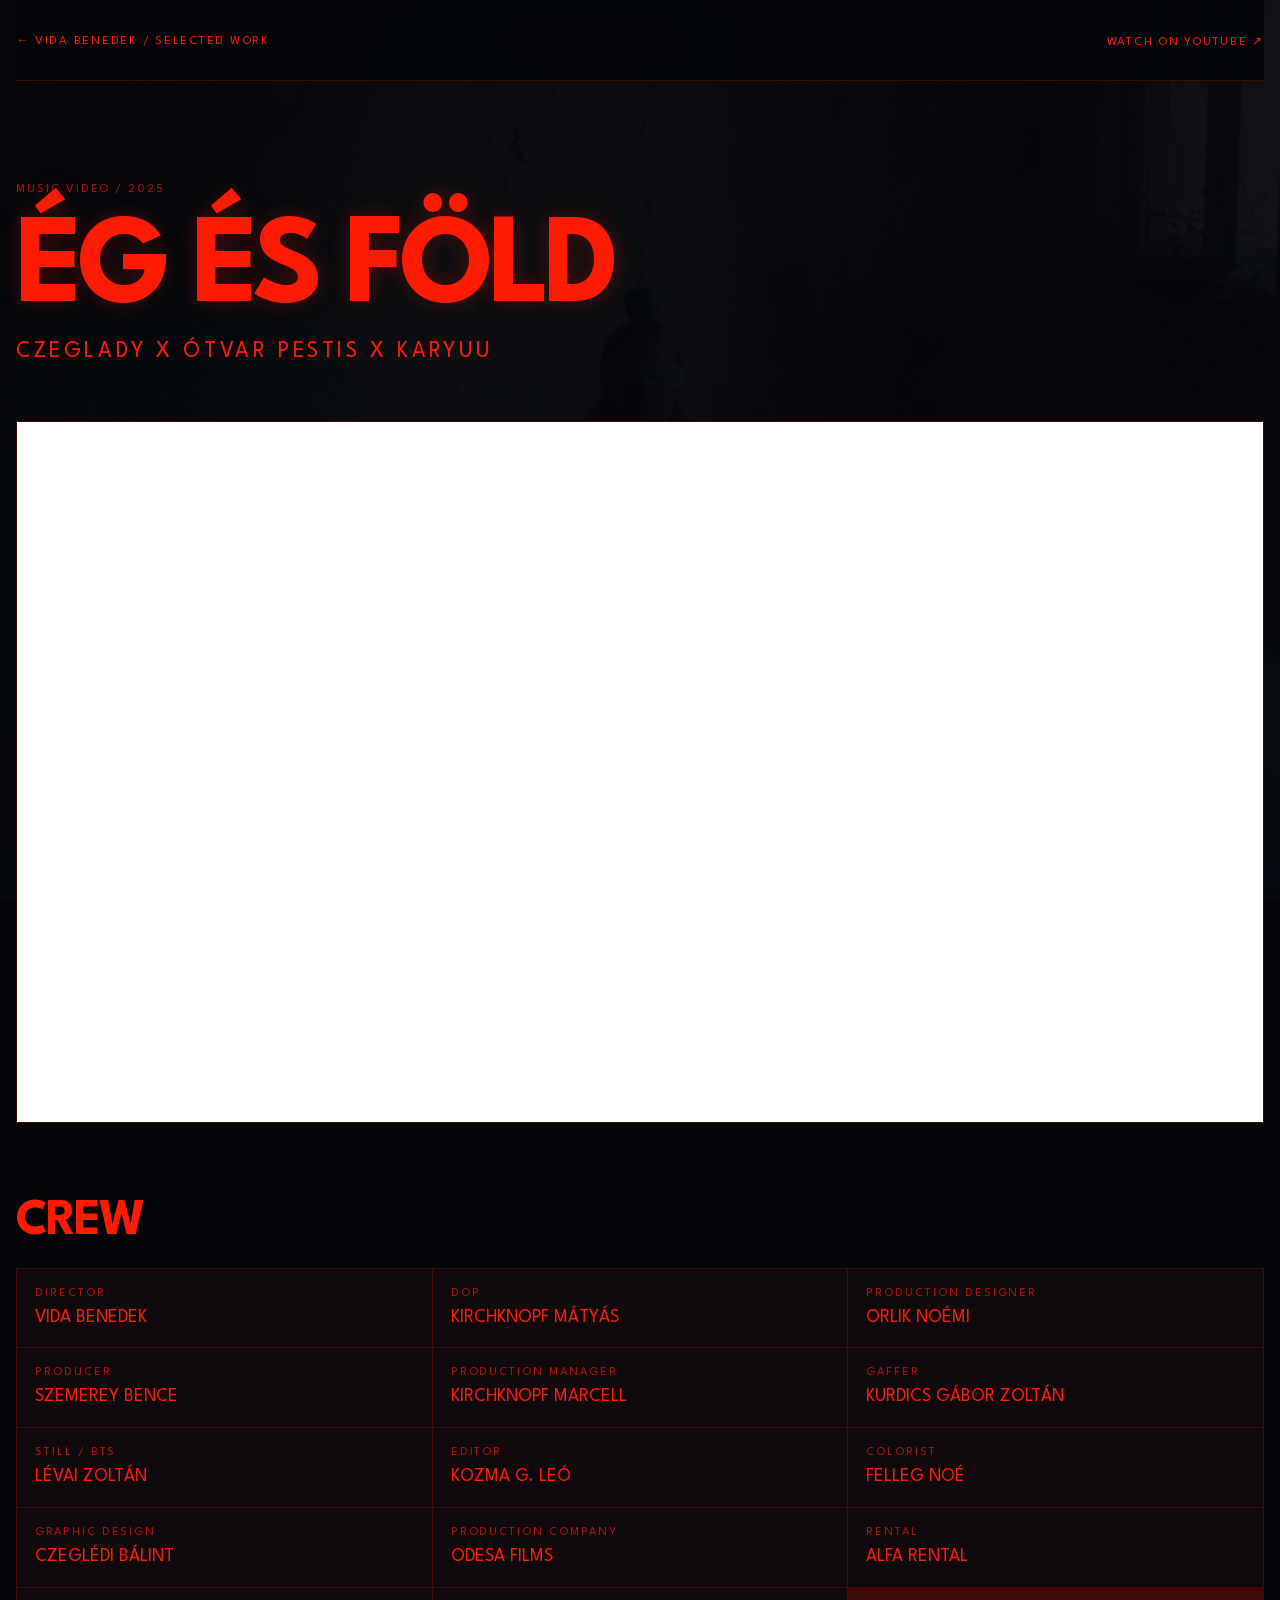
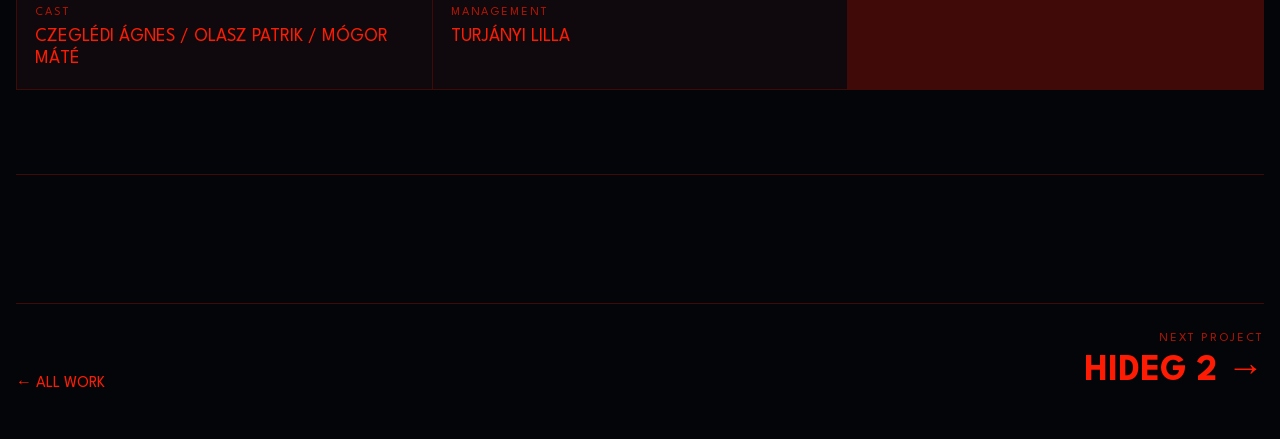
<file: work/eg-es-fold/index.html>
<!doctype html>
<html lang="en"><head><meta charset="utf-8"><meta name="viewport" content="width=device-width,initial-scale=1,viewport-fit=cover"><title>ÉG ÉS FÖLD — Music Video by Vida Benedek</title><meta name="description" content="ÉG ÉS FÖLD by Czeglady, Ótvar Pestis and Karyuu, directed by Vida Benedek. Watch the official music video and explore the crew credits."><meta name="robots" content="index,follow,max-image-preview:large,max-snippet:-1,max-video-preview:-1"><meta name="theme-color" content="#030509"><meta name="color-scheme" content="dark"><link rel="canonical" href="https://vidabenedek.com/work/eg-es-fold/"><link rel="icon" href="../../favicon.svg" type="image/svg+xml"><meta property="og:type" content="video.other"><meta property="og:site_name" content="Vida Benedek"><meta property="og:title" content="ÉG ÉS FÖLD — Music Video by Vida Benedek"><meta property="og:description" content="Official music video directed by Vida Benedek, with full crew credits."><meta property="og:url" content="https://vidabenedek.com/work/eg-es-fold/"><meta property="og:image" content="https://vidabenedek.com/optimized/eg-es-fold-youtube.jpg"><meta property="og:image:width" content="1280"><meta property="og:image:height" content="720"><meta name="twitter:card" content="summary_large_image"><meta name="twitter:title" content="ÉG ÉS FÖLD — Music Video by Vida Benedek"><meta name="twitter:description" content="Official music video directed by Vida Benedek, with full crew credits."><meta name="twitter:image" content="https://vidabenedek.com/optimized/eg-es-fold-youtube.jpg"><link rel="stylesheet" href="../project.css?v=20261112-seo-performance"><script type="application/ld+json">{"@context":"https://schema.org","@type":"VideoObject","name":"Czeglady x Ótvar Pestis x Karyuu – ÉG ÉS FÖLD","description":"Official music video for ÉG ÉS FÖLD, directed by Vida Benedek.","thumbnailUrl":"https://vidabenedek.com/optimized/eg-es-fold-youtube.jpg","uploadDate":"2025-10-03T03:00:06-07:00","duration":"PT3M35S","embedUrl":"https://www.youtube.com/embed/ZT4U71fUkZc","url":"https://vidabenedek.com/work/eg-es-fold/","inLanguage":"hu","director":{"@type":"Person","name":"Vida Benedek","url":"https://vidabenedek.com/"}}</script></head><body data-project="eg-es-fold"><div data-project-root></div><noscript><p>ÉG ÉS FÖLD — music video directed by Vida Benedek. <a href="https://www.youtube.com/watch?v=ZT4U71fUkZc">Watch on YouTube</a>.</p></noscript><script src="../project.js?v=20261112-seo-performance-v2" defer></script></body></html>
</file>
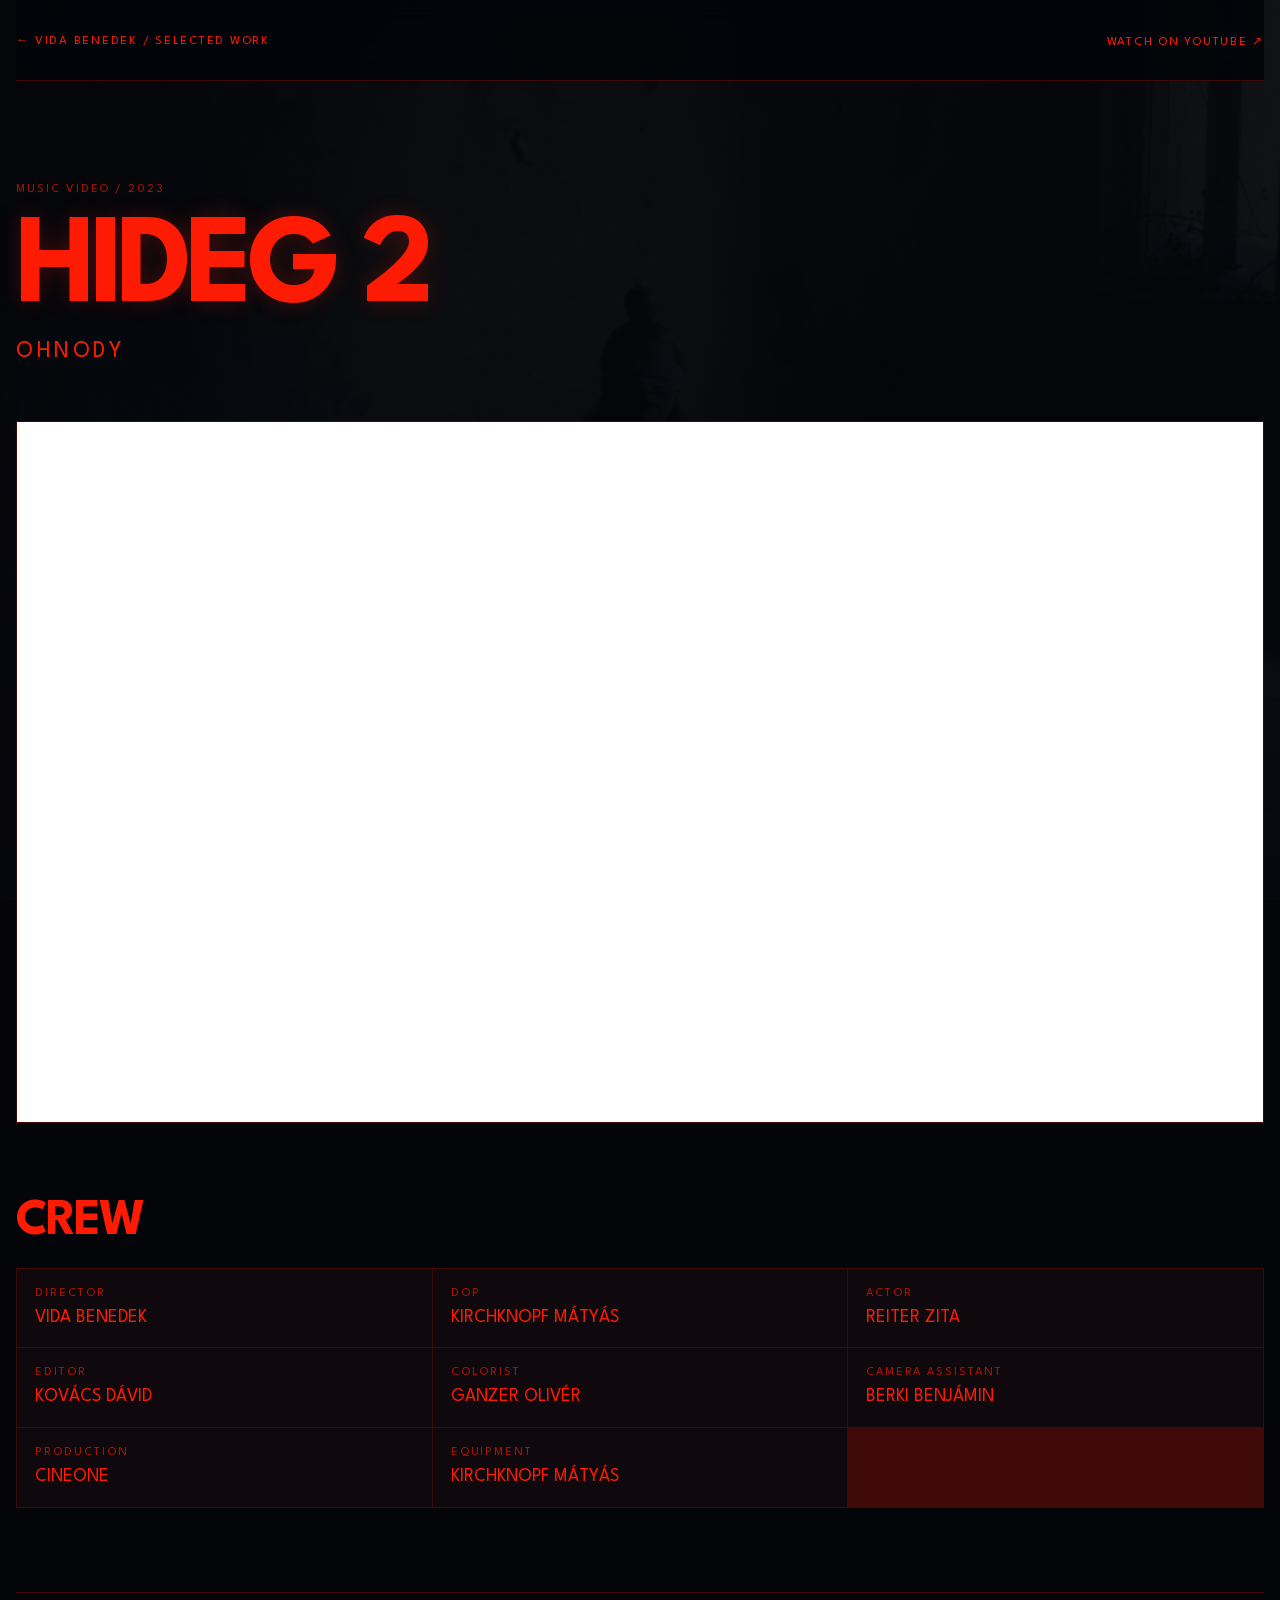
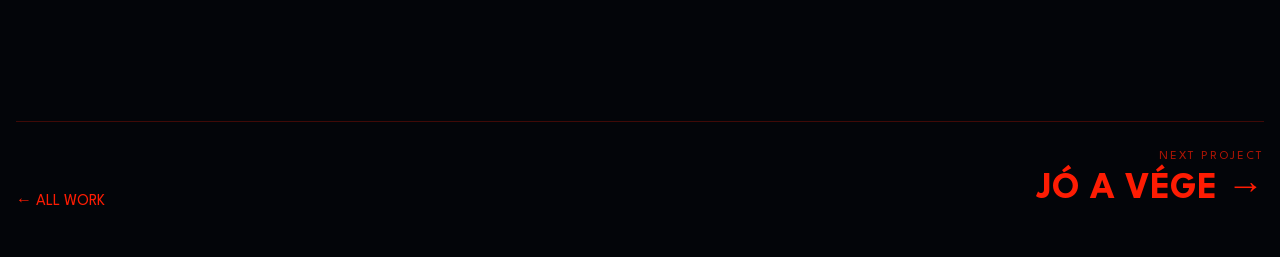
<file: work/hideg-2/index.html>
<!doctype html>
<html lang="en"><head><meta charset="utf-8"><meta name="viewport" content="width=device-width,initial-scale=1,viewport-fit=cover"><title>HIDEG 2 — Ohnody | Music Video by Vida Benedek</title><meta name="description" content="HIDEG 2 by Ohnody, directed by Vida Benedek. Watch the official music video and explore the full film crew credits."><meta name="robots" content="index,follow,max-image-preview:large,max-snippet:-1,max-video-preview:-1"><meta name="theme-color" content="#030509"><meta name="color-scheme" content="dark"><link rel="canonical" href="https://vidabenedek.com/work/hideg-2/"><link rel="icon" href="../../favicon.svg" type="image/svg+xml"><meta property="og:type" content="video.other"><meta property="og:site_name" content="Vida Benedek"><meta property="og:title" content="HIDEG 2 — Ohnody | Music Video by Vida Benedek"><meta property="og:description" content="Official music video directed by Vida Benedek, with full crew credits."><meta property="og:url" content="https://vidabenedek.com/work/hideg-2/"><meta property="og:image" content="https://vidabenedek.com/optimized/ohnody-hideg-2-youtube.jpg"><meta property="og:image:width" content="1280"><meta property="og:image:height" content="720"><meta name="twitter:card" content="summary_large_image"><meta name="twitter:title" content="HIDEG 2 — Ohnody | Music Video by Vida Benedek"><meta name="twitter:description" content="Official music video directed by Vida Benedek, with full crew credits."><meta name="twitter:image" content="https://vidabenedek.com/optimized/ohnody-hideg-2-youtube.jpg"><link rel="stylesheet" href="../project.css?v=20261112-seo-performance"><script type="application/ld+json">{"@context":"https://schema.org","@type":"VideoObject","name":"Ohnody – HIDEG 2","description":"Official music video for HIDEG 2, directed by Vida Benedek.","thumbnailUrl":"https://vidabenedek.com/optimized/ohnody-hideg-2-youtube.jpg","uploadDate":"2023-02-09T06:58:55-08:00","duration":"PT1M46S","embedUrl":"https://www.youtube.com/embed/yd0roFBKNnw","url":"https://vidabenedek.com/work/hideg-2/","inLanguage":"hu","director":{"@type":"Person","name":"Vida Benedek","url":"https://vidabenedek.com/"}}</script></head><body data-project="hideg-2"><div data-project-root></div><noscript><p>HIDEG 2 — music video directed by Vida Benedek. <a href="https://www.youtube.com/watch?v=yd0roFBKNnw">Watch on YouTube</a>.</p></noscript><script src="../project.js?v=20261120-jo-a-vege" defer></script></body></html>
</file>
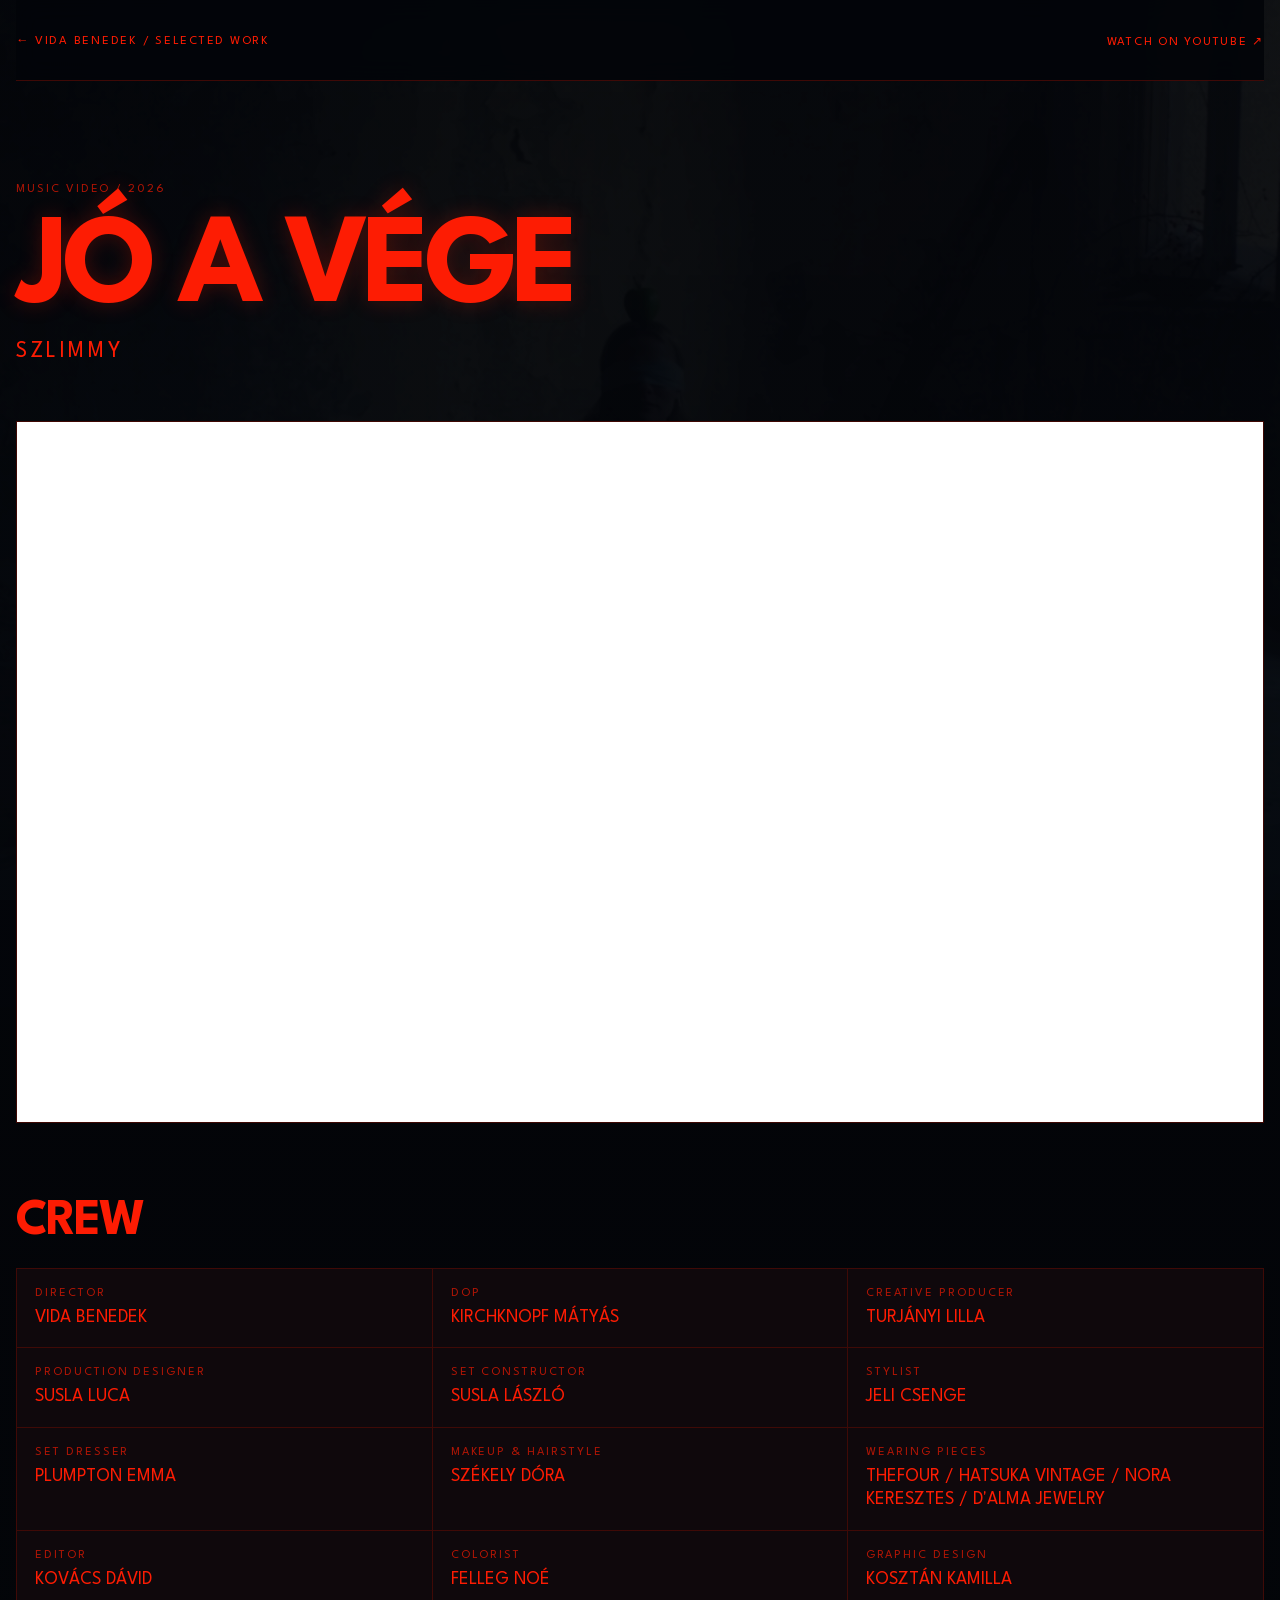
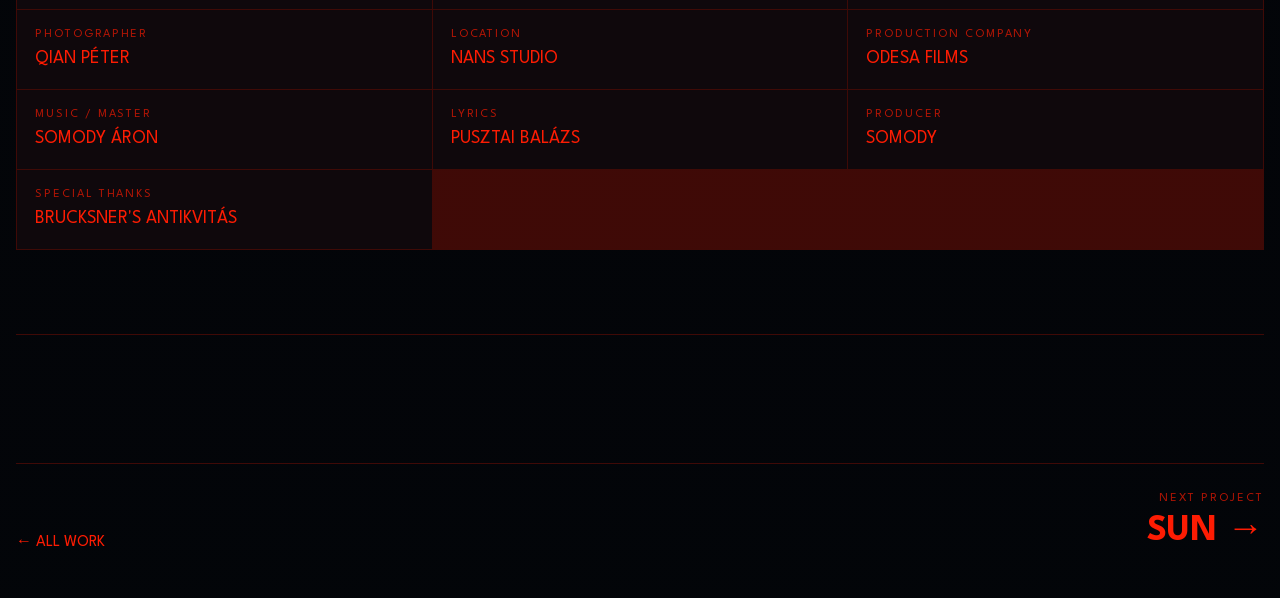
<file: work/jo-a-vege/index.html>
<!doctype html>
<html lang="en"><head><meta charset="utf-8"><meta name="viewport" content="width=device-width,initial-scale=1,viewport-fit=cover"><title>JÓ A VÉGE — Szlimmy | Music Video by Vida Benedek</title><meta name="description" content="JÓ A VÉGE by Szlimmy, directed by Vida Benedek. Watch the official music video and explore the full film crew credits."><meta name="robots" content="index,follow,max-image-preview:large,max-snippet:-1,max-video-preview:-1"><meta name="theme-color" content="#030509"><meta name="color-scheme" content="dark"><link rel="canonical" href="https://vidabenedek.com/work/jo-a-vege/"><link rel="icon" href="../../favicon.svg" type="image/svg+xml"><meta property="og:type" content="video.other"><meta property="og:site_name" content="Vida Benedek"><meta property="og:title" content="JÓ A VÉGE — Szlimmy | Music Video by Vida Benedek"><meta property="og:description" content="Official music video directed by Vida Benedek, with full crew credits."><meta property="og:url" content="https://vidabenedek.com/work/jo-a-vege/"><meta property="og:image" content="https://vidabenedek.com/optimized/szlimmy-jo-a-vege-youtube.jpg"><meta property="og:image:width" content="1280"><meta property="og:image:height" content="720"><meta name="twitter:card" content="summary_large_image"><meta name="twitter:title" content="JÓ A VÉGE — Szlimmy | Music Video by Vida Benedek"><meta name="twitter:description" content="Official music video directed by Vida Benedek, with full crew credits."><meta name="twitter:image" content="https://vidabenedek.com/optimized/szlimmy-jo-a-vege-youtube.jpg"><link rel="stylesheet" href="../project.css?v=20261112-seo-performance"><script type="application/ld+json">{"@context":"https://schema.org","@type":"VideoObject","name":"Szlimmy – JÓ A VÉGE","description":"Official music video for JÓ A VÉGE by Szlimmy, directed by Vida Benedek.","thumbnailUrl":"https://vidabenedek.com/optimized/szlimmy-jo-a-vege-youtube.jpg","uploadDate":"2026-11-19T08:00:06-08:00","duration":"PT2M37S","embedUrl":"https://www.youtube.com/embed/czAg9J831QY","url":"https://vidabenedek.com/work/jo-a-vege/","inLanguage":"hu","director":{"@type":"Person","name":"Vida Benedek","url":"https://vidabenedek.com/"}}</script></head><body data-project="jo-a-vege"><div data-project-root></div><noscript><p>JÓ A VÉGE by Szlimmy — music video directed by Vida Benedek. <a href="https://www.youtube.com/watch?v=czAg9J831QY">Watch on YouTube</a>.</p></noscript><script src="../project.js?v=20261120-jo-a-vege" defer></script></body></html>
</file>
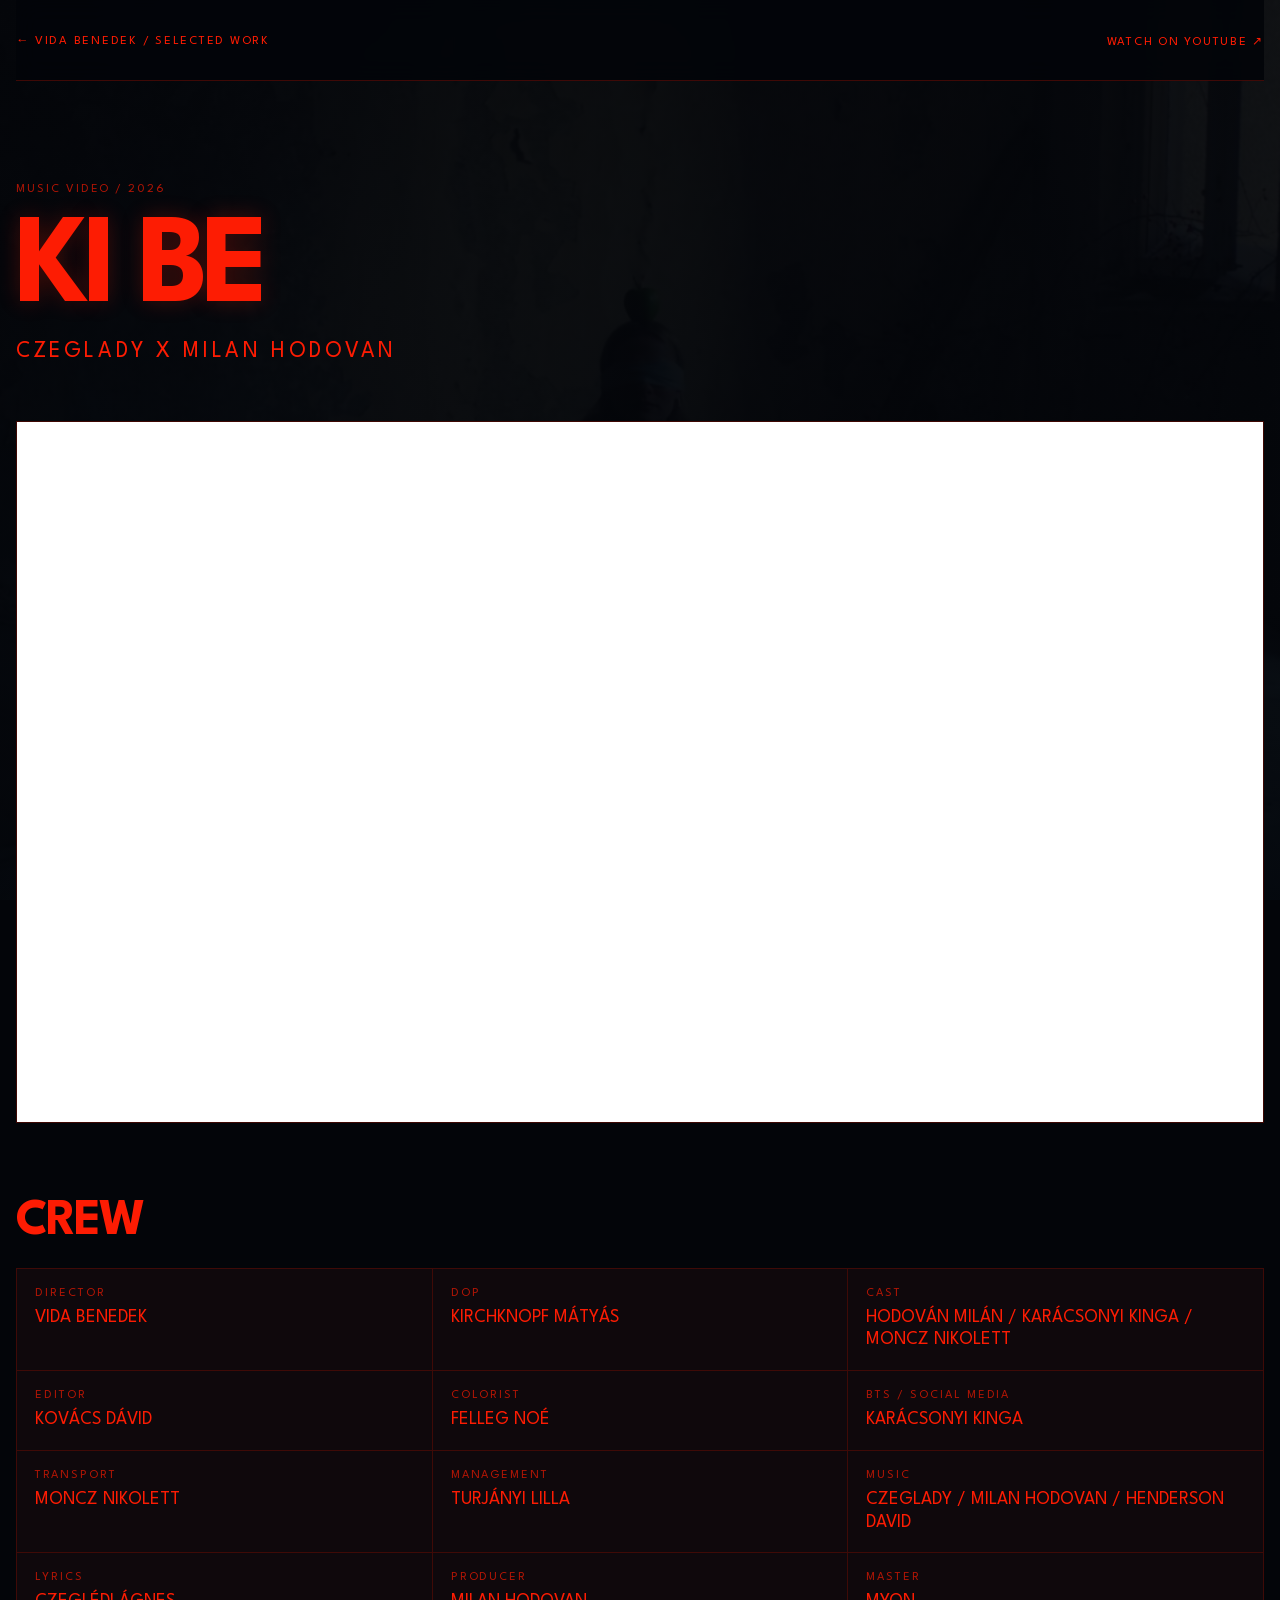
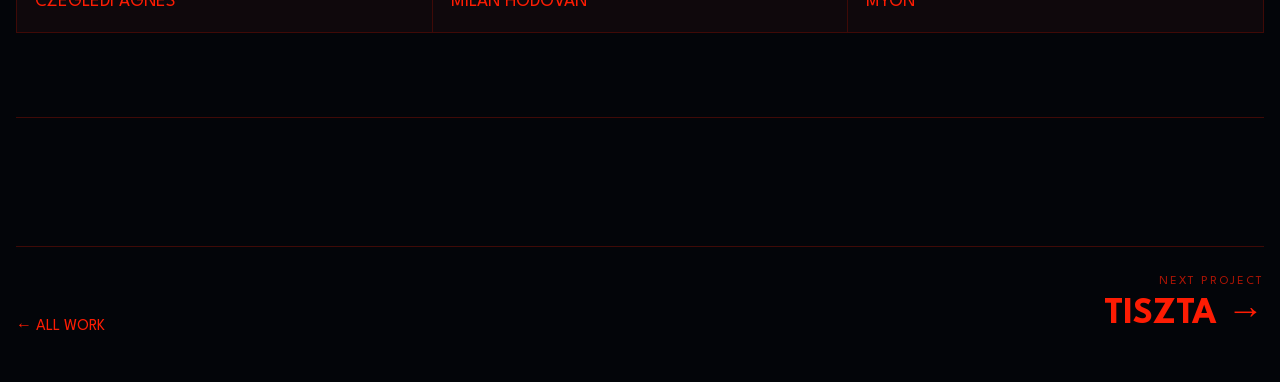
<file: work/ki-be/index.html>
<!doctype html>
<html lang="en"><head><meta charset="utf-8"><meta name="viewport" content="width=device-width,initial-scale=1,viewport-fit=cover"><title>KI BE — Czeglady x Milan Hodovan | Vida Benedek</title><meta name="description" content="KI BE by Czeglady x Milan Hodovan, directed by Vida Benedek. Watch the official music video and explore the full film crew credits."><meta name="robots" content="index,follow,max-image-preview:large,max-snippet:-1,max-video-preview:-1"><meta name="theme-color" content="#030509"><meta name="color-scheme" content="dark"><link rel="canonical" href="https://vidabenedek.com/work/ki-be/"><link rel="icon" href="../../favicon.svg" type="image/svg+xml"><meta property="og:type" content="video.other"><meta property="og:site_name" content="Vida Benedek"><meta property="og:title" content="KI BE — Czeglady x Milan Hodovan | Vida Benedek"><meta property="og:description" content="Official music video directed by Vida Benedek, with full crew credits."><meta property="og:url" content="https://vidabenedek.com/work/ki-be/"><meta property="og:image" content="https://vidabenedek.com/optimized/czeglady-milan-hodovan-ki-be-youtube.jpg"><meta property="og:image:width" content="1280"><meta property="og:image:height" content="720"><meta name="twitter:card" content="summary_large_image"><meta name="twitter:title" content="KI BE — Czeglady x Milan Hodovan | Vida Benedek"><meta name="twitter:description" content="Official music video directed by Vida Benedek, with full crew credits."><meta name="twitter:image" content="https://vidabenedek.com/optimized/czeglady-milan-hodovan-ki-be-youtube.jpg"><link rel="stylesheet" href="../project.css?v=20261112-seo-performance"><script type="application/ld+json">{"@context":"https://schema.org","@type":"VideoObject","name":"Czeglady x Milan Hodovan – KI BE","description":"Official music video for KI BE, directed by Vida Benedek.","thumbnailUrl":"https://vidabenedek.com/optimized/czeglady-milan-hodovan-ki-be-youtube.jpg","uploadDate":"2026-11-05T06:00:08-08:00","duration":"PT2M58S","embedUrl":"https://www.youtube.com/embed/HJwIDaARL5k","url":"https://vidabenedek.com/work/ki-be/","inLanguage":"en","director":{"@type":"Person","name":"Vida Benedek","url":"https://vidabenedek.com/"}}</script></head><body data-project="ki-be"><div data-project-root></div><noscript><p>KI BE — music video directed by Vida Benedek. <a href="https://www.youtube.com/watch?v=HJwIDaARL5k">Watch on YouTube</a>.</p></noscript><script src="../project.js?v=20261112-seo-performance-v2" defer></script></body></html>
</file>
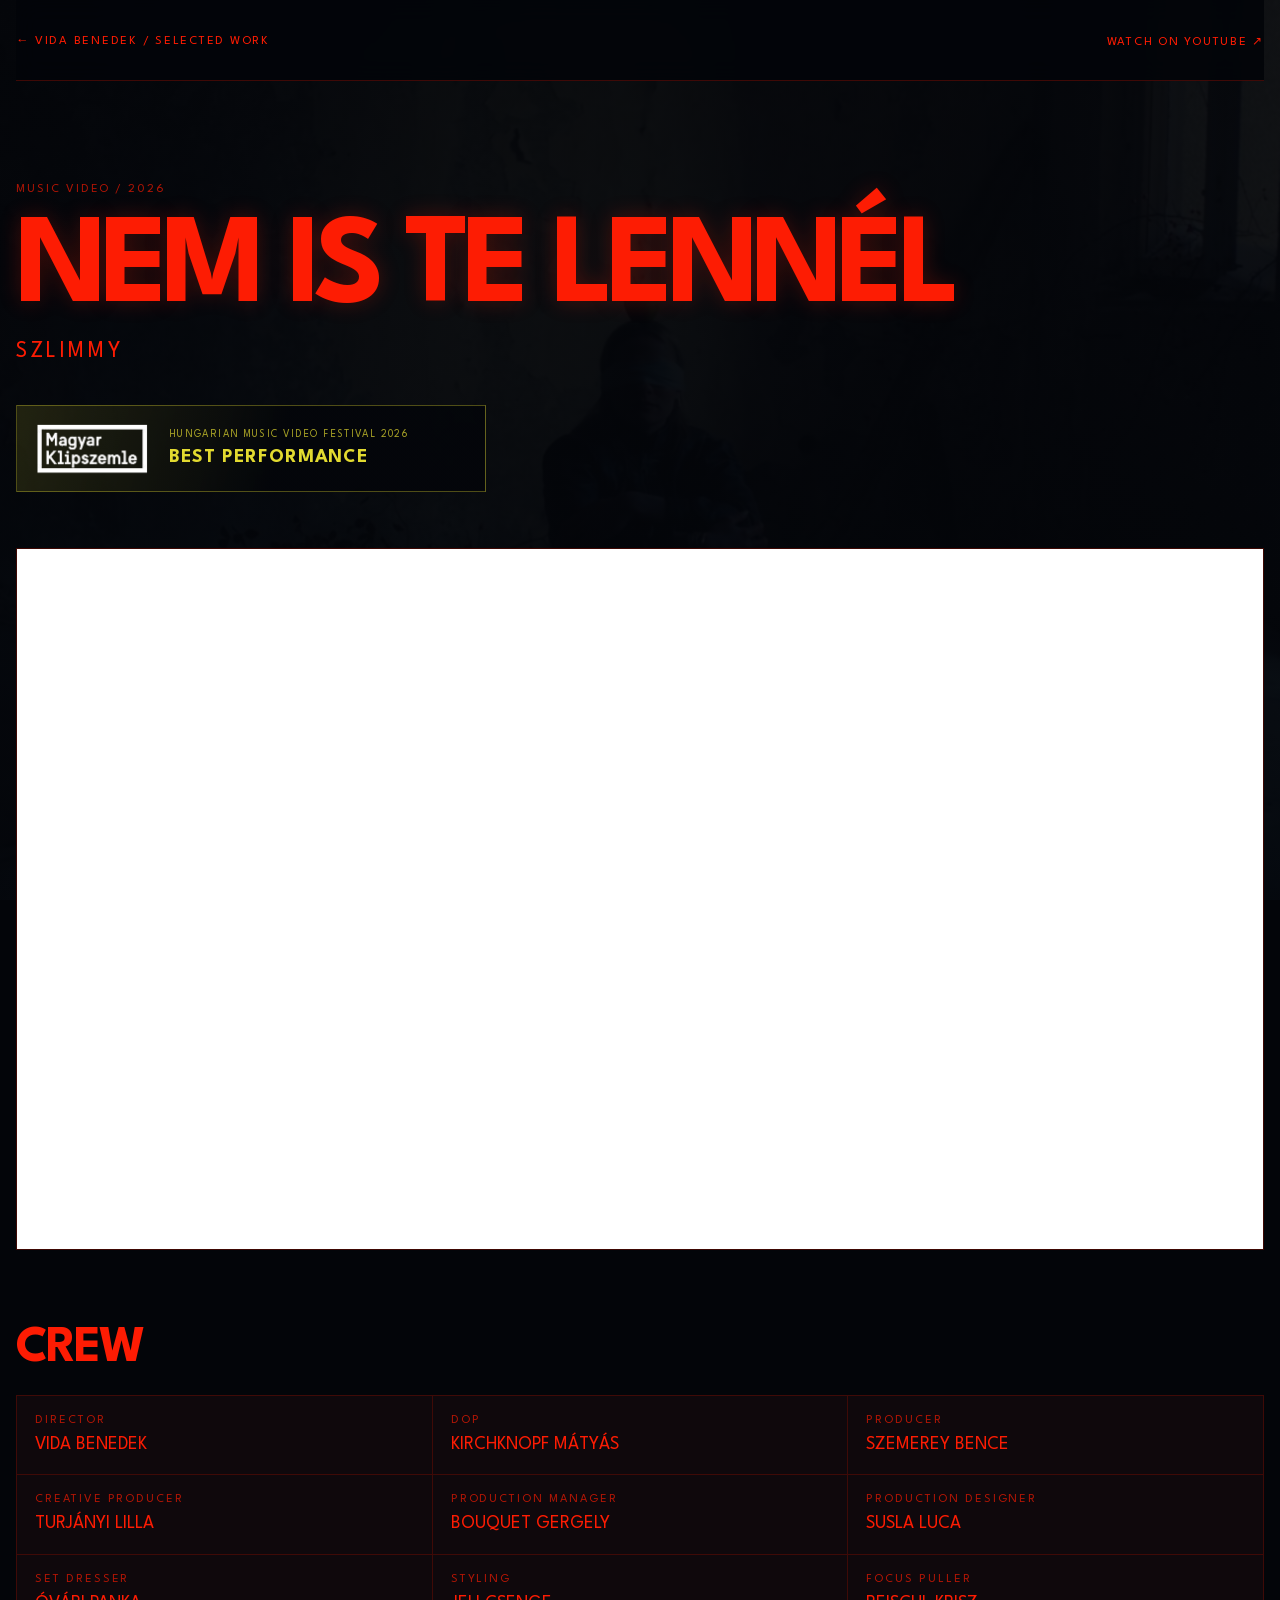
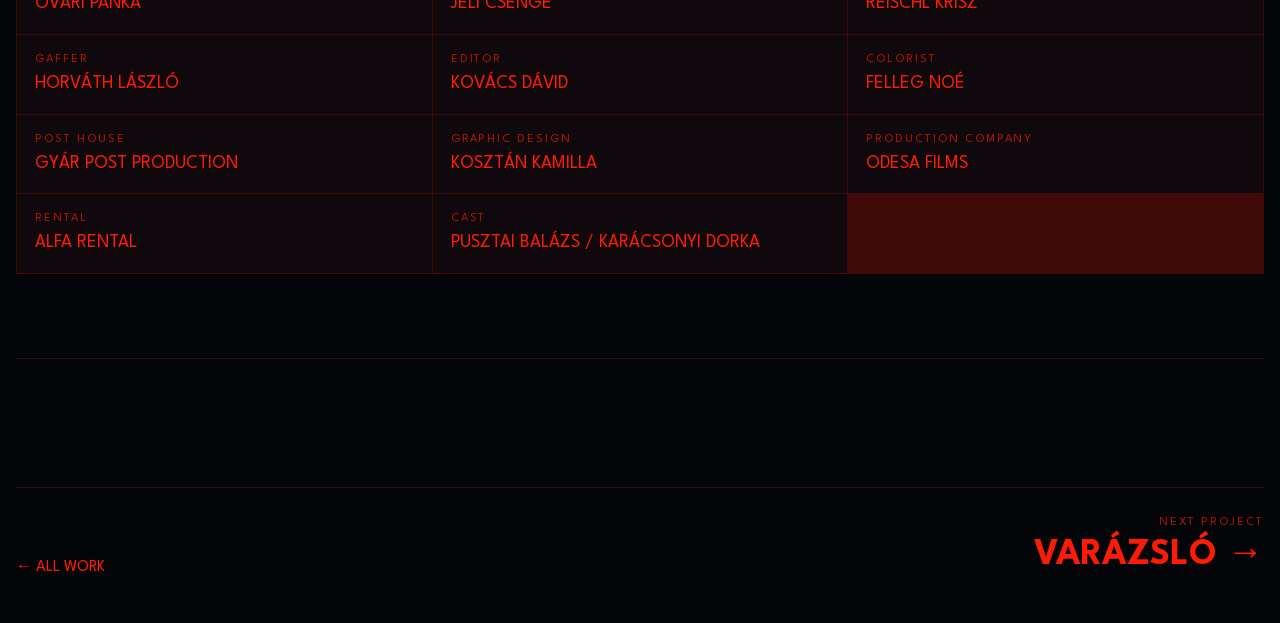
<file: work/nem-is-te-lennel/index.html>
<!doctype html>
<html lang="en"><head><meta charset="utf-8"><meta name="viewport" content="width=device-width,initial-scale=1,viewport-fit=cover"><title>NEM IS TE LENNÉL — Szlimmy | Vida Benedek</title><meta name="description" content="NEM IS TE LENNÉL by Szlimmy, directed by Vida Benedek. Watch the official music video and explore the full film crew credits."><meta name="robots" content="index,follow,max-image-preview:large,max-snippet:-1,max-video-preview:-1"><meta name="theme-color" content="#030509"><meta name="color-scheme" content="dark"><link rel="canonical" href="https://vidabenedek.com/work/nem-is-te-lennel/"><link rel="icon" href="../../favicon.svg" type="image/svg+xml"><meta property="og:type" content="video.other"><meta property="og:site_name" content="Vida Benedek"><meta property="og:title" content="NEM IS TE LENNÉL — Szlimmy | Vida Benedek"><meta property="og:description" content="Official music video directed by Vida Benedek, with full crew credits."><meta property="og:url" content="https://vidabenedek.com/work/nem-is-te-lennel/"><meta property="og:image" content="https://vidabenedek.com/optimized/szlimmy-nem-is-te-lennel-youtube.jpg"><meta property="og:image:width" content="1280"><meta property="og:image:height" content="720"><meta name="twitter:card" content="summary_large_image"><meta name="twitter:title" content="NEM IS TE LENNÉL — Szlimmy | Vida Benedek"><meta name="twitter:description" content="Official music video directed by Vida Benedek, with full crew credits."><meta name="twitter:image" content="https://vidabenedek.com/optimized/szlimmy-nem-is-te-lennel-youtube.jpg"><link rel="stylesheet" href="../project.css?v=20261116-awards"><script type="application/ld+json">{"@context":"https://schema.org","@type":"VideoObject","name":"Szlimmy – NEM IS TE LENNÉL","description":"Official music video for NEM IS TE LENNÉL, directed by Vida Benedek.","thumbnailUrl":"https://vidabenedek.com/optimized/szlimmy-nem-is-te-lennel-youtube.jpg","uploadDate":"2026-01-29T08:00:06-08:00","duration":"PT3M52S","embedUrl":"https://www.youtube.com/embed/rQDjx8vkRmA","url":"https://vidabenedek.com/work/nem-is-te-lennel/","inLanguage":"hu","award":"Hungarian Music Video Festival 2026 – Best Performance","director":{"@type":"Person","name":"Vida Benedek","url":"https://vidabenedek.com/"}}</script></head><body data-project="nem-is-te-lennel"><div data-project-root></div><noscript><p>NEM IS TE LENNÉL — music video directed by Vida Benedek. <a href="https://www.youtube.com/watch?v=rQDjx8vkRmA">Watch on YouTube</a>.</p></noscript><script src="../project.js?v=20261116-awards-en" defer></script></body></html>
</file>
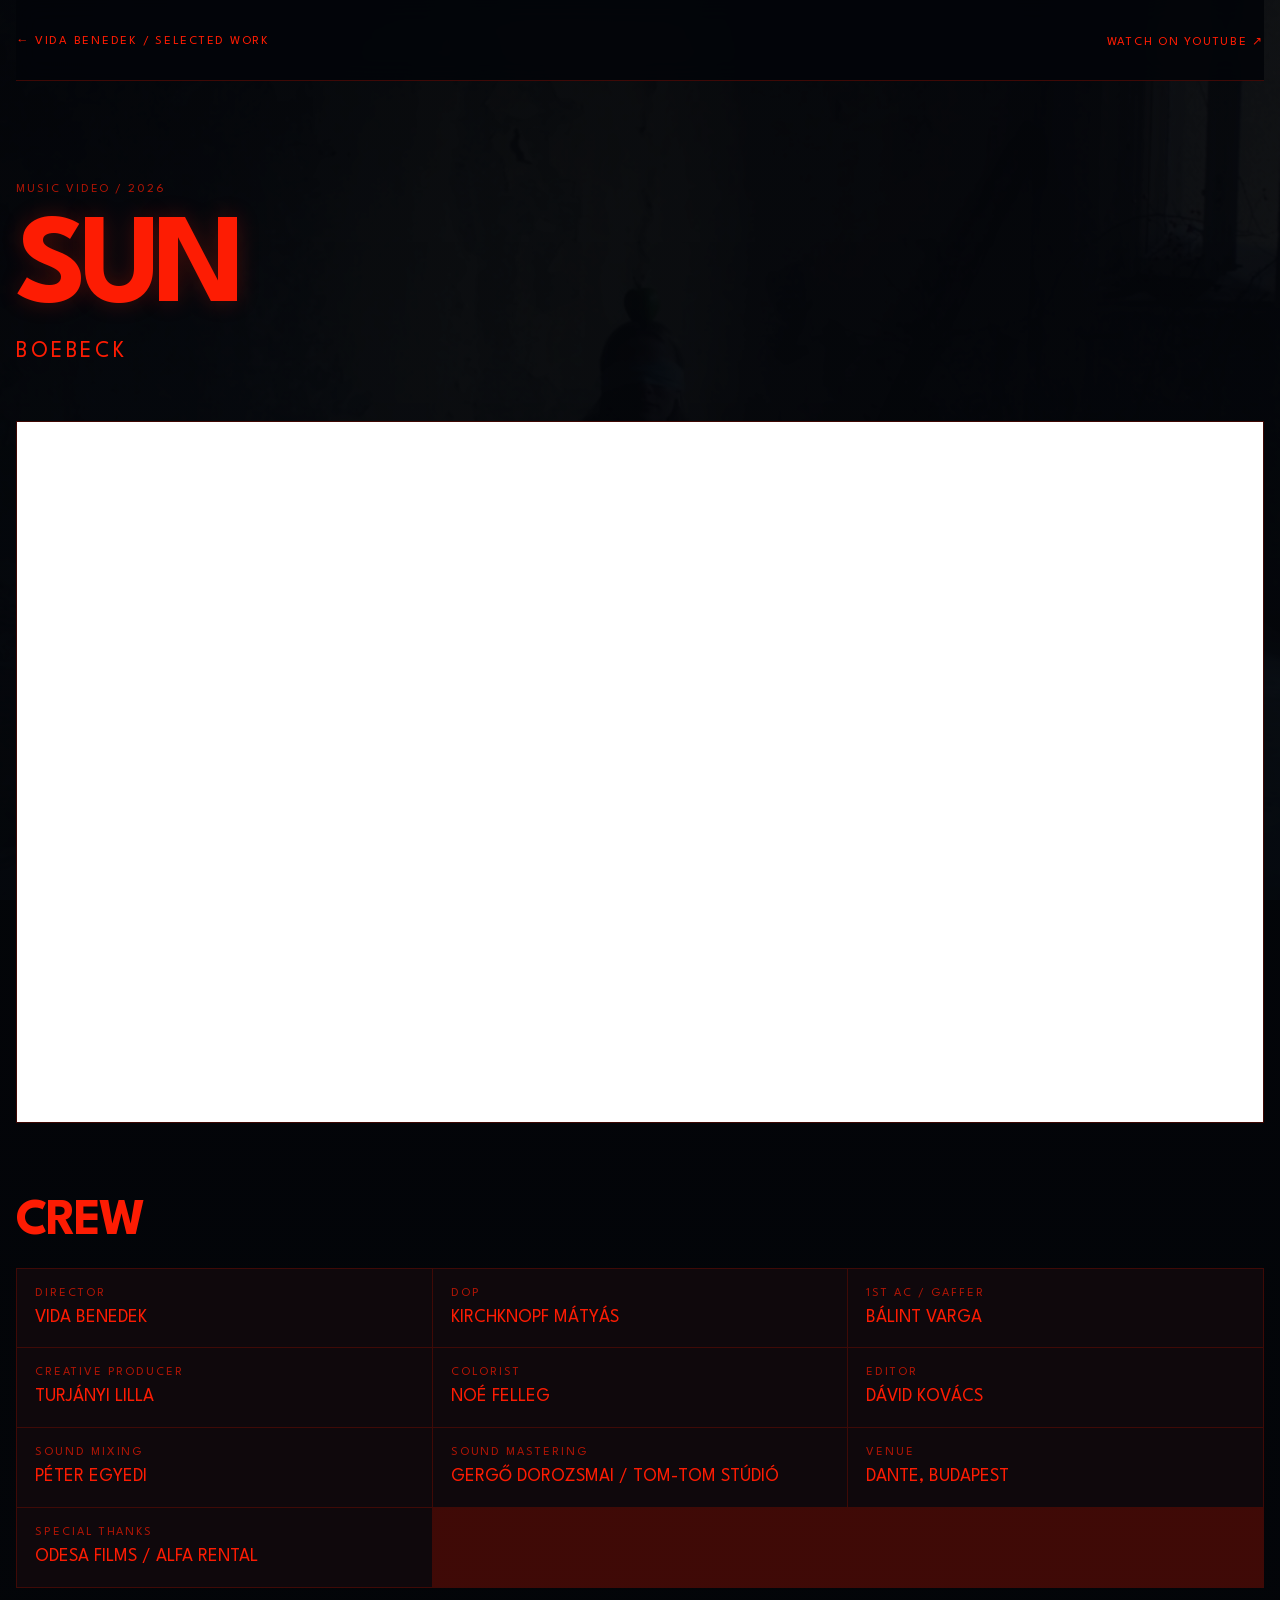
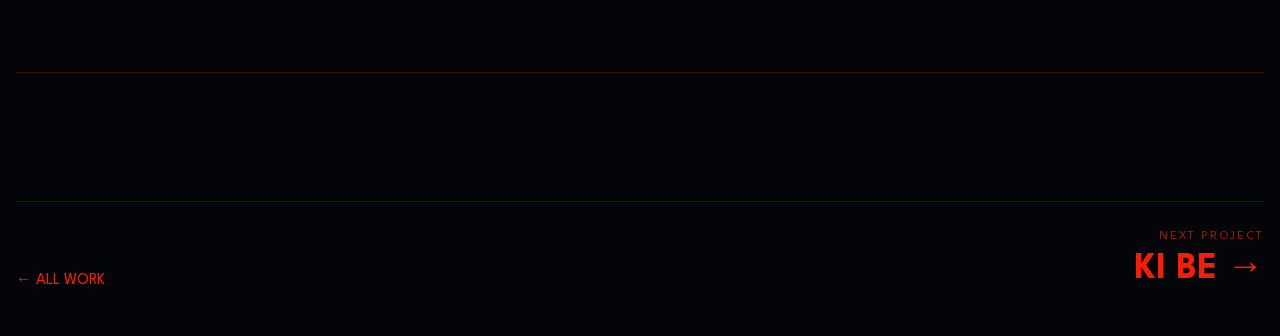
<file: work/sun/index.html>
<!doctype html>
<html lang="en"><head><meta charset="utf-8"><meta name="viewport" content="width=device-width,initial-scale=1,viewport-fit=cover"><title>SUN — boebeck | Music Video by Vida Benedek</title><meta name="description" content="SUN by boebeck, directed by Vida Benedek. Watch the official music video and explore the full film crew credits."><meta name="robots" content="index,follow,max-image-preview:large,max-snippet:-1,max-video-preview:-1"><meta name="theme-color" content="#030509"><meta name="color-scheme" content="dark"><link rel="canonical" href="https://vidabenedek.com/work/sun/"><link rel="icon" href="../../favicon.svg" type="image/svg+xml"><meta property="og:type" content="video.other"><meta property="og:site_name" content="Vida Benedek"><meta property="og:title" content="SUN — boebeck | Music Video by Vida Benedek"><meta property="og:description" content="Official music video directed by Vida Benedek, with full crew credits."><meta property="og:url" content="https://vidabenedek.com/work/sun/"><meta property="og:image" content="https://vidabenedek.com/optimized/boebeck-sun-youtube.jpg"><meta property="og:image:width" content="1280"><meta property="og:image:height" content="720"><meta name="twitter:card" content="summary_large_image"><meta name="twitter:title" content="SUN — boebeck | Music Video by Vida Benedek"><meta name="twitter:description" content="Official music video directed by Vida Benedek, with full crew credits."><meta name="twitter:image" content="https://vidabenedek.com/optimized/boebeck-sun-youtube.jpg"><link rel="stylesheet" href="../project.css?v=20261112-seo-performance"><script type="application/ld+json">{"@context":"https://schema.org","@type":"VideoObject","name":"boebeck – SUN","description":"Official music video for SUN by boebeck, directed by Vida Benedek.","thumbnailUrl":"https://vidabenedek.com/optimized/boebeck-sun-youtube.jpg","uploadDate":"2026-11-12T09:00:07-08:00","duration":"PT4M22S","embedUrl":"https://www.youtube.com/embed/qw8giVFSmjE","url":"https://vidabenedek.com/work/sun/","inLanguage":"en","director":{"@type":"Person","name":"Vida Benedek","url":"https://vidabenedek.com/"}}</script></head><body data-project="sun"><div data-project-root></div><noscript><p>SUN by boebeck — music video directed by Vida Benedek. <a href="https://www.youtube.com/watch?v=qw8giVFSmjE">Watch on YouTube</a>.</p></noscript><script src="../project.js?v=20261112-seo-performance-v2" defer></script></body></html>
</file>
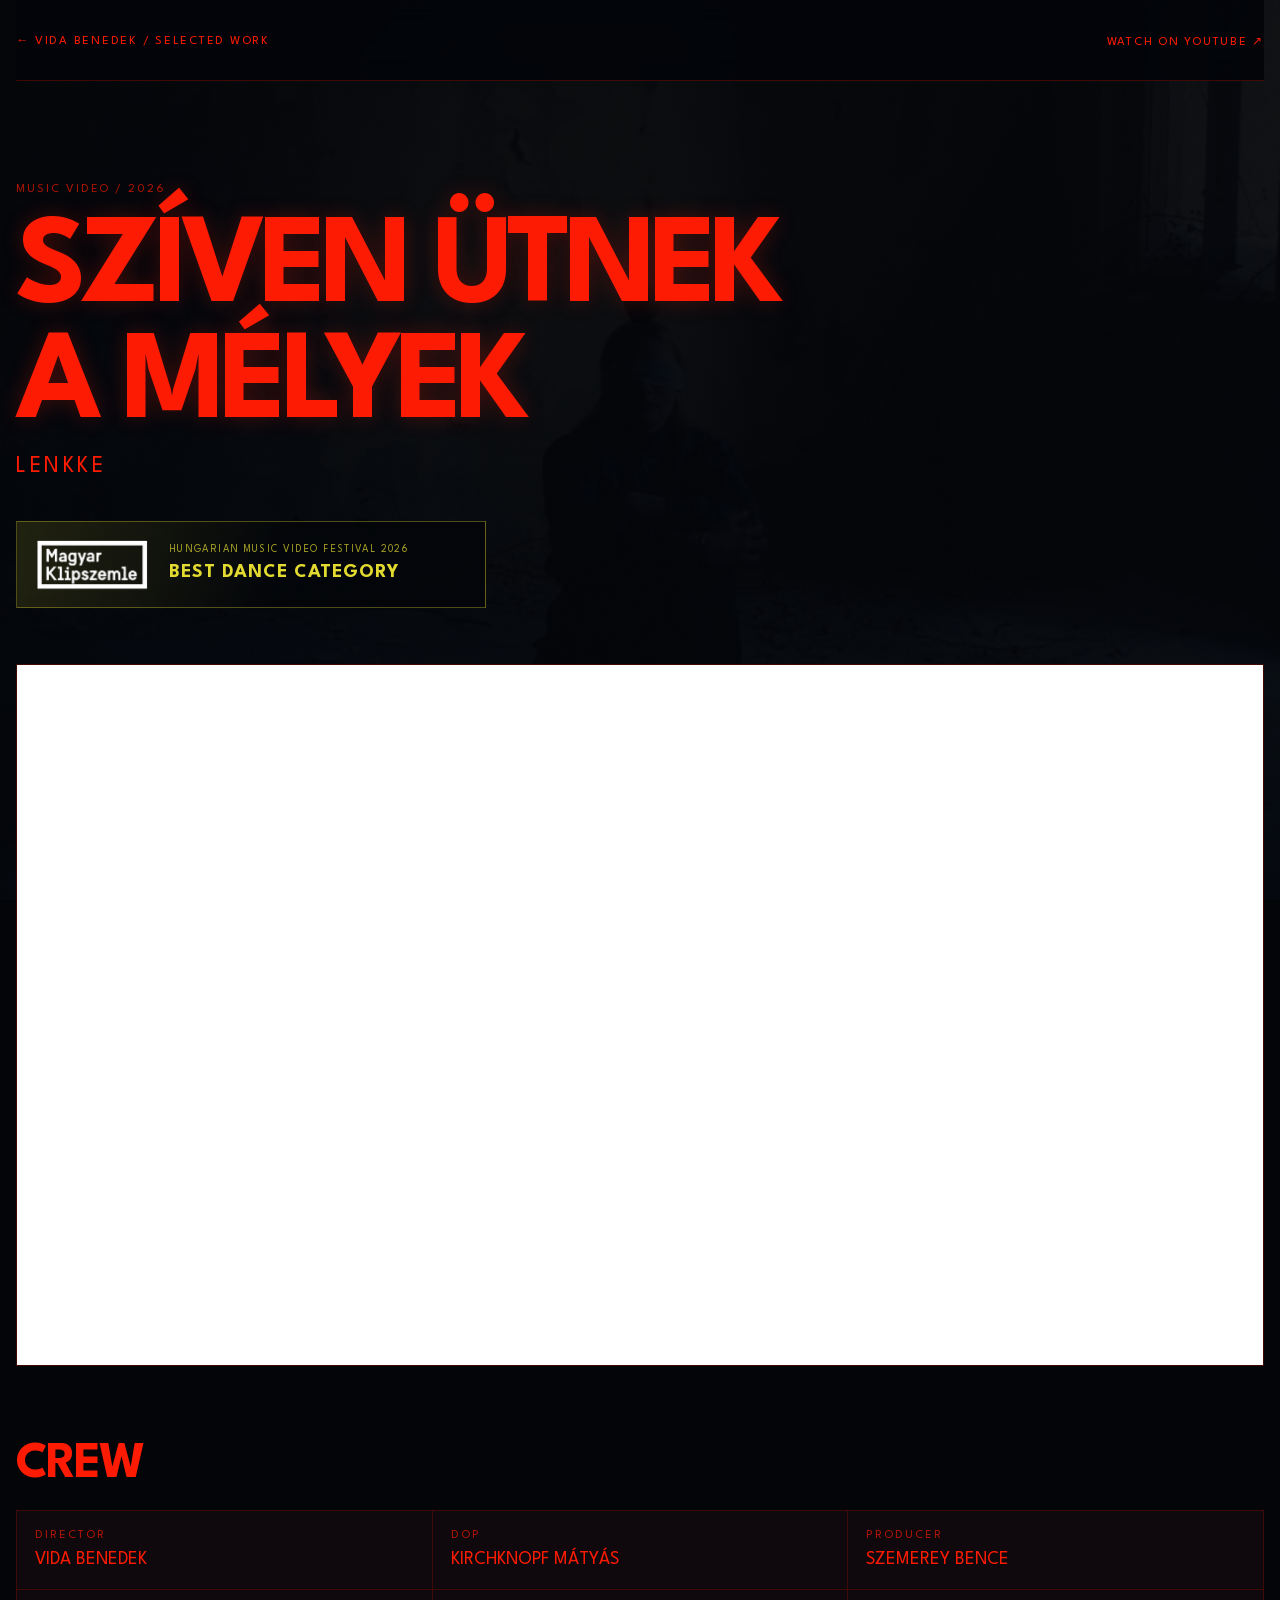
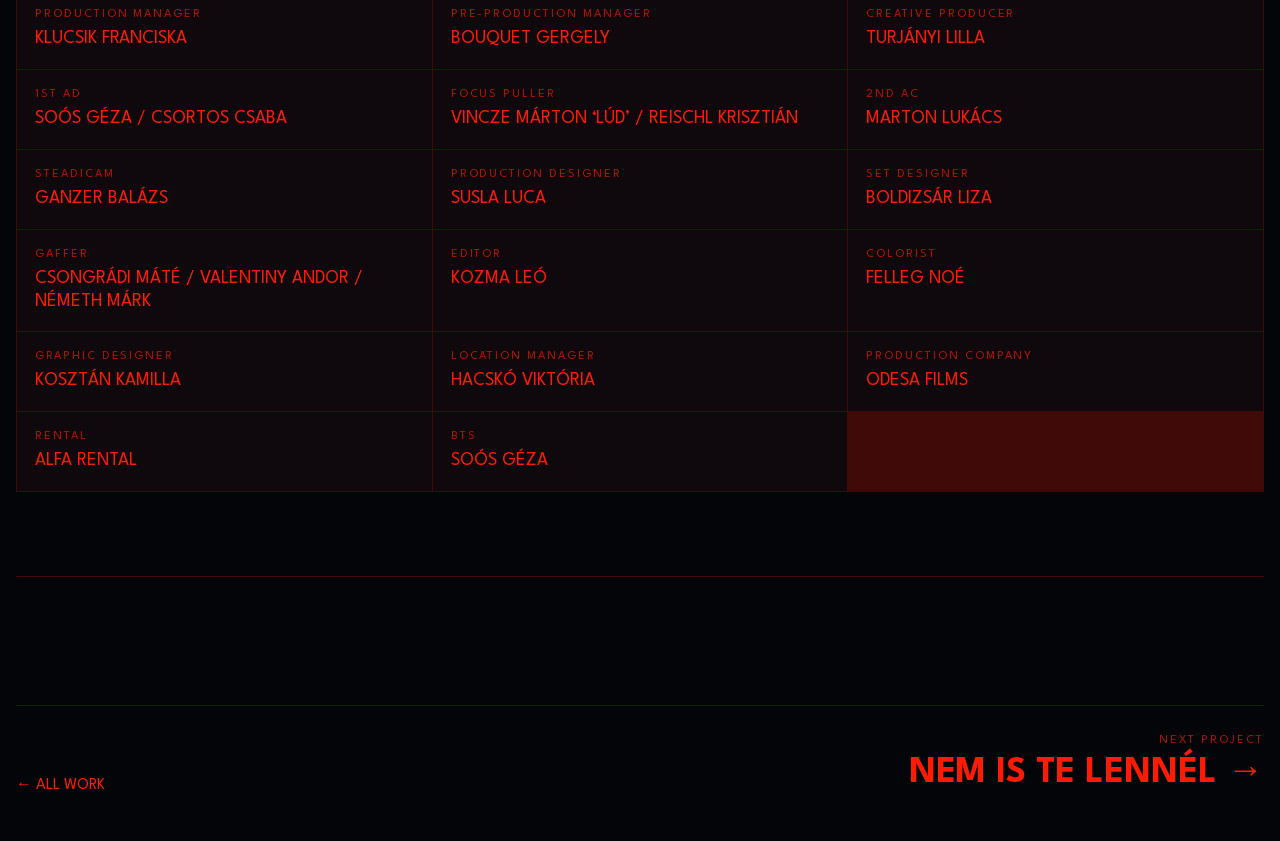
<file: work/sziven-utnek-a-melyek/index.html>
<!doctype html>
<html lang="en"><head><meta charset="utf-8"><meta name="viewport" content="width=device-width,initial-scale=1,viewport-fit=cover"><title>SZÍVEN ÜTNEK A MÉLYEK — LENKKE | Vida Benedek</title><meta name="description" content="SZÍVEN ÜTNEK A MÉLYEK by LENKKE, directed by Vida Benedek. Watch the official music video and explore the full film crew credits."><meta name="robots" content="index,follow,max-image-preview:large,max-snippet:-1,max-video-preview:-1"><meta name="theme-color" content="#030509"><meta name="color-scheme" content="dark"><link rel="canonical" href="https://vidabenedek.com/work/sziven-utnek-a-melyek/"><link rel="icon" href="../../favicon.svg" type="image/svg+xml"><meta property="og:type" content="video.other"><meta property="og:site_name" content="Vida Benedek"><meta property="og:title" content="SZÍVEN ÜTNEK A MÉLYEK — LENKKE | Vida Benedek"><meta property="og:description" content="Official music video directed by Vida Benedek, with full crew credits."><meta property="og:url" content="https://vidabenedek.com/work/sziven-utnek-a-melyek/"><meta property="og:image" content="https://vidabenedek.com/optimized/lenkke-youtube.jpg"><meta property="og:image:width" content="1280"><meta property="og:image:height" content="720"><meta name="twitter:card" content="summary_large_image"><meta name="twitter:title" content="SZÍVEN ÜTNEK A MÉLYEK — LENKKE | Vida Benedek"><meta name="twitter:description" content="Official music video directed by Vida Benedek, with full crew credits."><meta name="twitter:image" content="https://vidabenedek.com/optimized/lenkke-youtube.jpg"><link rel="stylesheet" href="../project.css?v=20261116-awards"><script type="application/ld+json">{"@context":"https://schema.org","@type":"VideoObject","name":"LENKKE – SZÍVEN ÜTNEK A MÉLYEK","description":"Official music video for SZÍVEN ÜTNEK A MÉLYEK, directed by Vida Benedek.","thumbnailUrl":"https://vidabenedek.com/optimized/lenkke-youtube.jpg","uploadDate":"2026-06-12T01:59:31-07:00","duration":"PT4M38S","embedUrl":"https://www.youtube.com/embed/KUAKet2wHBo","url":"https://vidabenedek.com/work/sziven-utnek-a-melyek/","inLanguage":"hu","award":"Hungarian Music Video Festival 2026 – Best Dance Category","director":{"@type":"Person","name":"Vida Benedek","url":"https://vidabenedek.com/"}}</script></head><body data-project="sziven-utnek-a-melyek"><div data-project-root></div><noscript><p>SZÍVEN ÜTNEK A MÉLYEK — music video directed by Vida Benedek. <a href="https://www.youtube.com/watch?v=KUAKet2wHBo">Watch on YouTube</a>.</p></noscript><script src="../project.js?v=20261116-awards-en" defer></script></body></html>
</file>
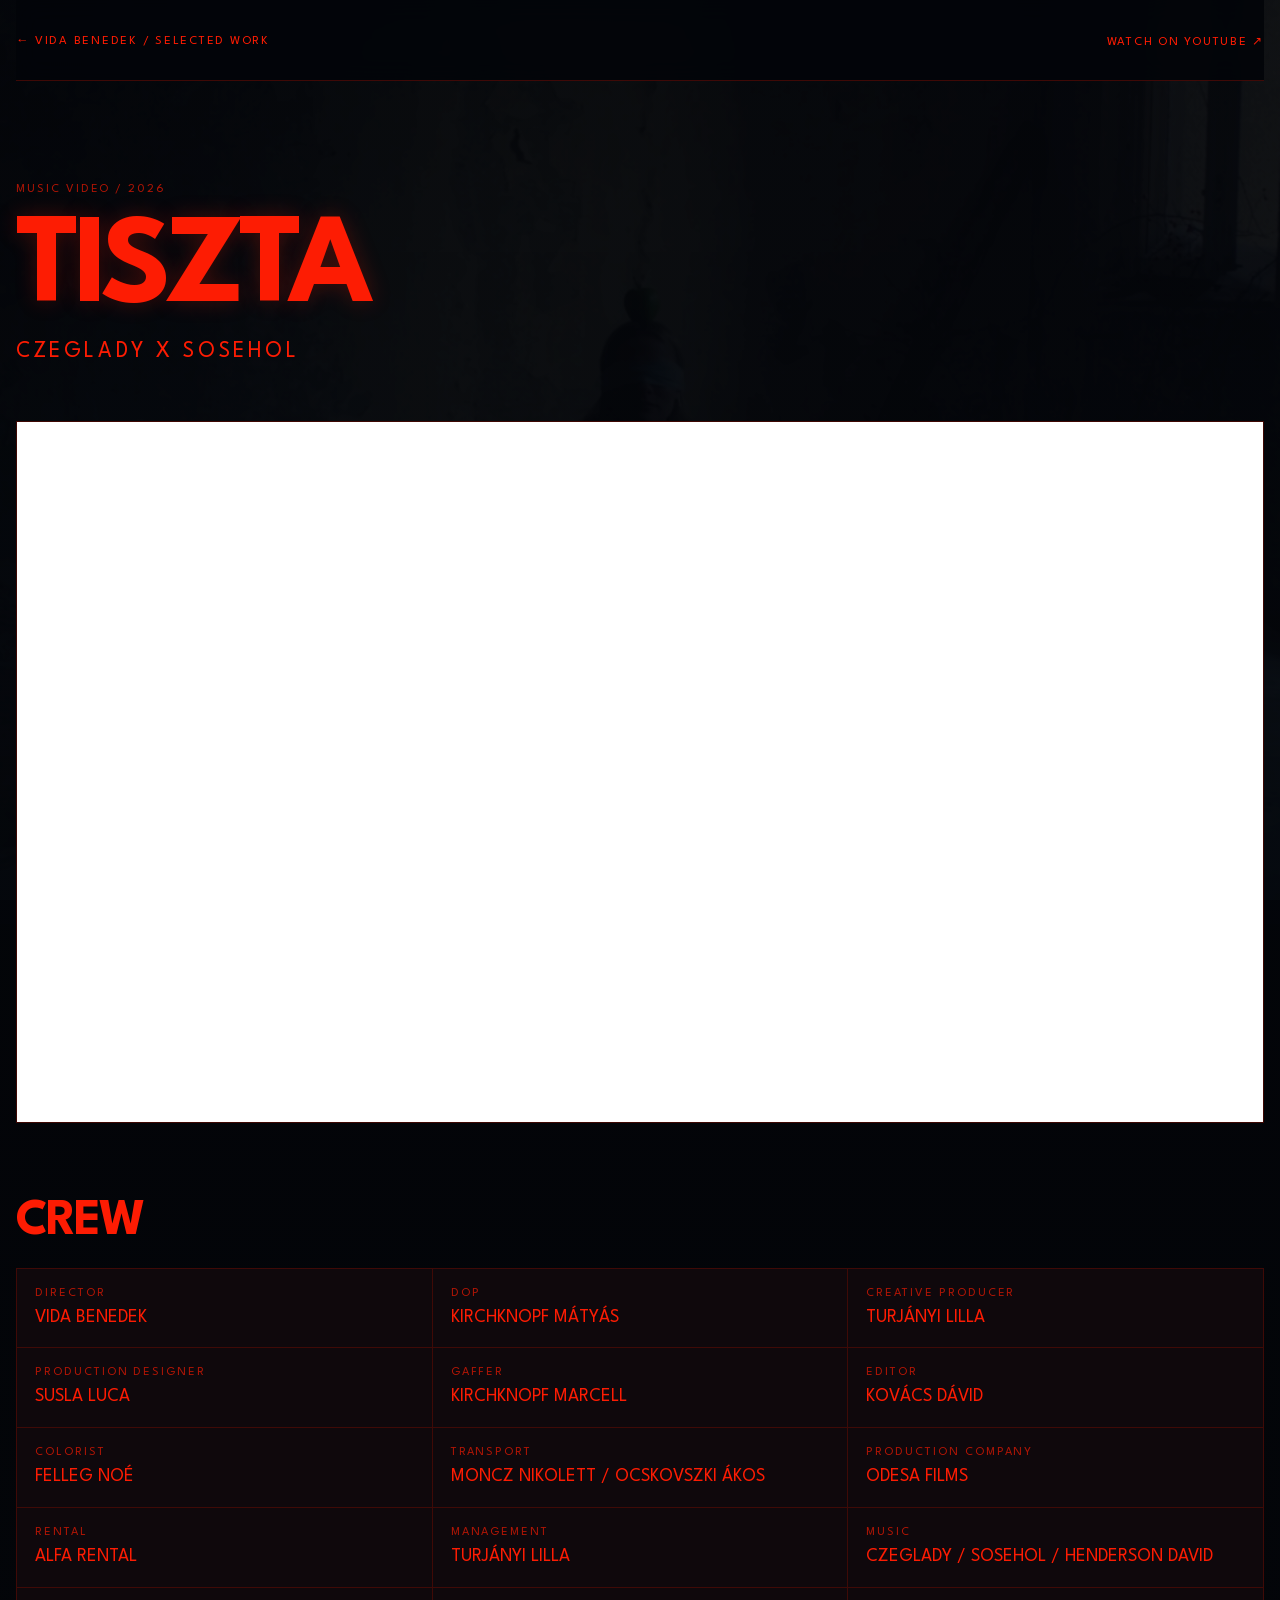
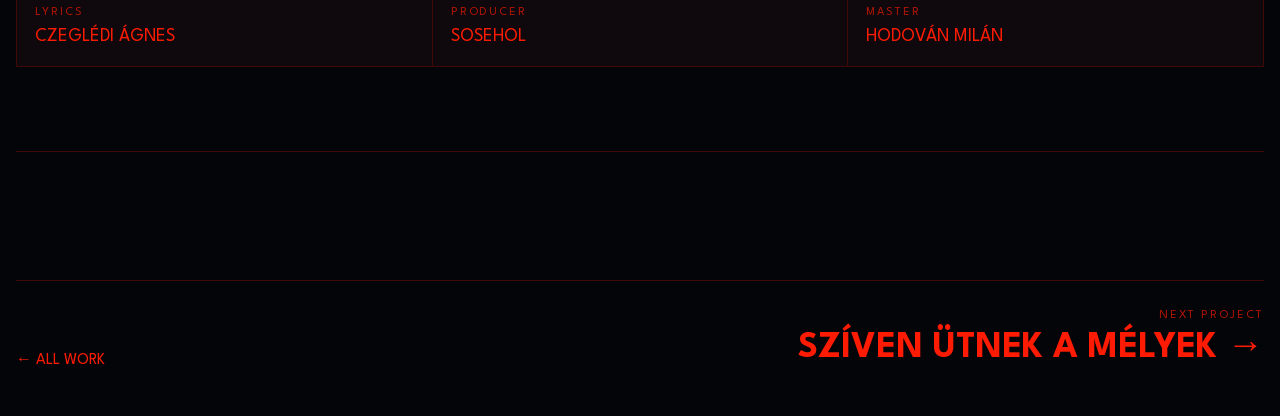
<file: work/tiszta/index.html>
<!doctype html>
<html lang="en"><head><meta charset="utf-8"><meta name="viewport" content="width=device-width,initial-scale=1,viewport-fit=cover"><title>TISZTA — Czeglady x sosehol | Vida Benedek</title><meta name="description" content="TISZTA by Czeglady x sosehol, directed by Vida Benedek. Watch the official music video and explore the full film crew credits."><meta name="robots" content="index,follow,max-image-preview:large,max-snippet:-1,max-video-preview:-1"><meta name="theme-color" content="#030509"><meta name="color-scheme" content="dark"><link rel="canonical" href="https://vidabenedek.com/work/tiszta/"><link rel="icon" href="../../favicon.svg" type="image/svg+xml"><meta property="og:type" content="video.other"><meta property="og:site_name" content="Vida Benedek"><meta property="og:title" content="TISZTA — Czeglady x sosehol | Vida Benedek"><meta property="og:description" content="Official music video directed by Vida Benedek, with full crew credits."><meta property="og:url" content="https://vidabenedek.com/work/tiszta/"><meta property="og:image" content="https://vidabenedek.com/optimized/czeglady-sosehol-tiszta-youtube.jpg"><meta property="og:image:width" content="1280"><meta property="og:image:height" content="720"><meta name="twitter:card" content="summary_large_image"><meta name="twitter:title" content="TISZTA — Czeglady x sosehol | Vida Benedek"><meta name="twitter:description" content="Official music video directed by Vida Benedek, with full crew credits."><meta name="twitter:image" content="https://vidabenedek.com/optimized/czeglady-sosehol-tiszta-youtube.jpg"><link rel="stylesheet" href="../project.css?v=20261112-seo-performance"><script type="application/ld+json">{"@context":"https://schema.org","@type":"VideoObject","name":"Czeglady x sosehol – TISZTA","description":"Official music video for TISZTA, directed by Vida Benedek.","thumbnailUrl":"https://vidabenedek.com/optimized/czeglady-sosehol-tiszta-youtube.jpg","uploadDate":"2026-09-04T03:00:06-07:00","duration":"PT3M4S","embedUrl":"https://www.youtube.com/embed/M6TgqOht1_U","url":"https://vidabenedek.com/work/tiszta/","inLanguage":"en","director":{"@type":"Person","name":"Vida Benedek","url":"https://vidabenedek.com/"}}</script></head><body data-project="tiszta"><div data-project-root></div><noscript><p>TISZTA — music video directed by Vida Benedek. <a href="https://www.youtube.com/watch?v=M6TgqOht1_U">Watch on YouTube</a>.</p></noscript><script src="../project.js?v=20261112-seo-performance-v2" defer></script></body></html>
</file>
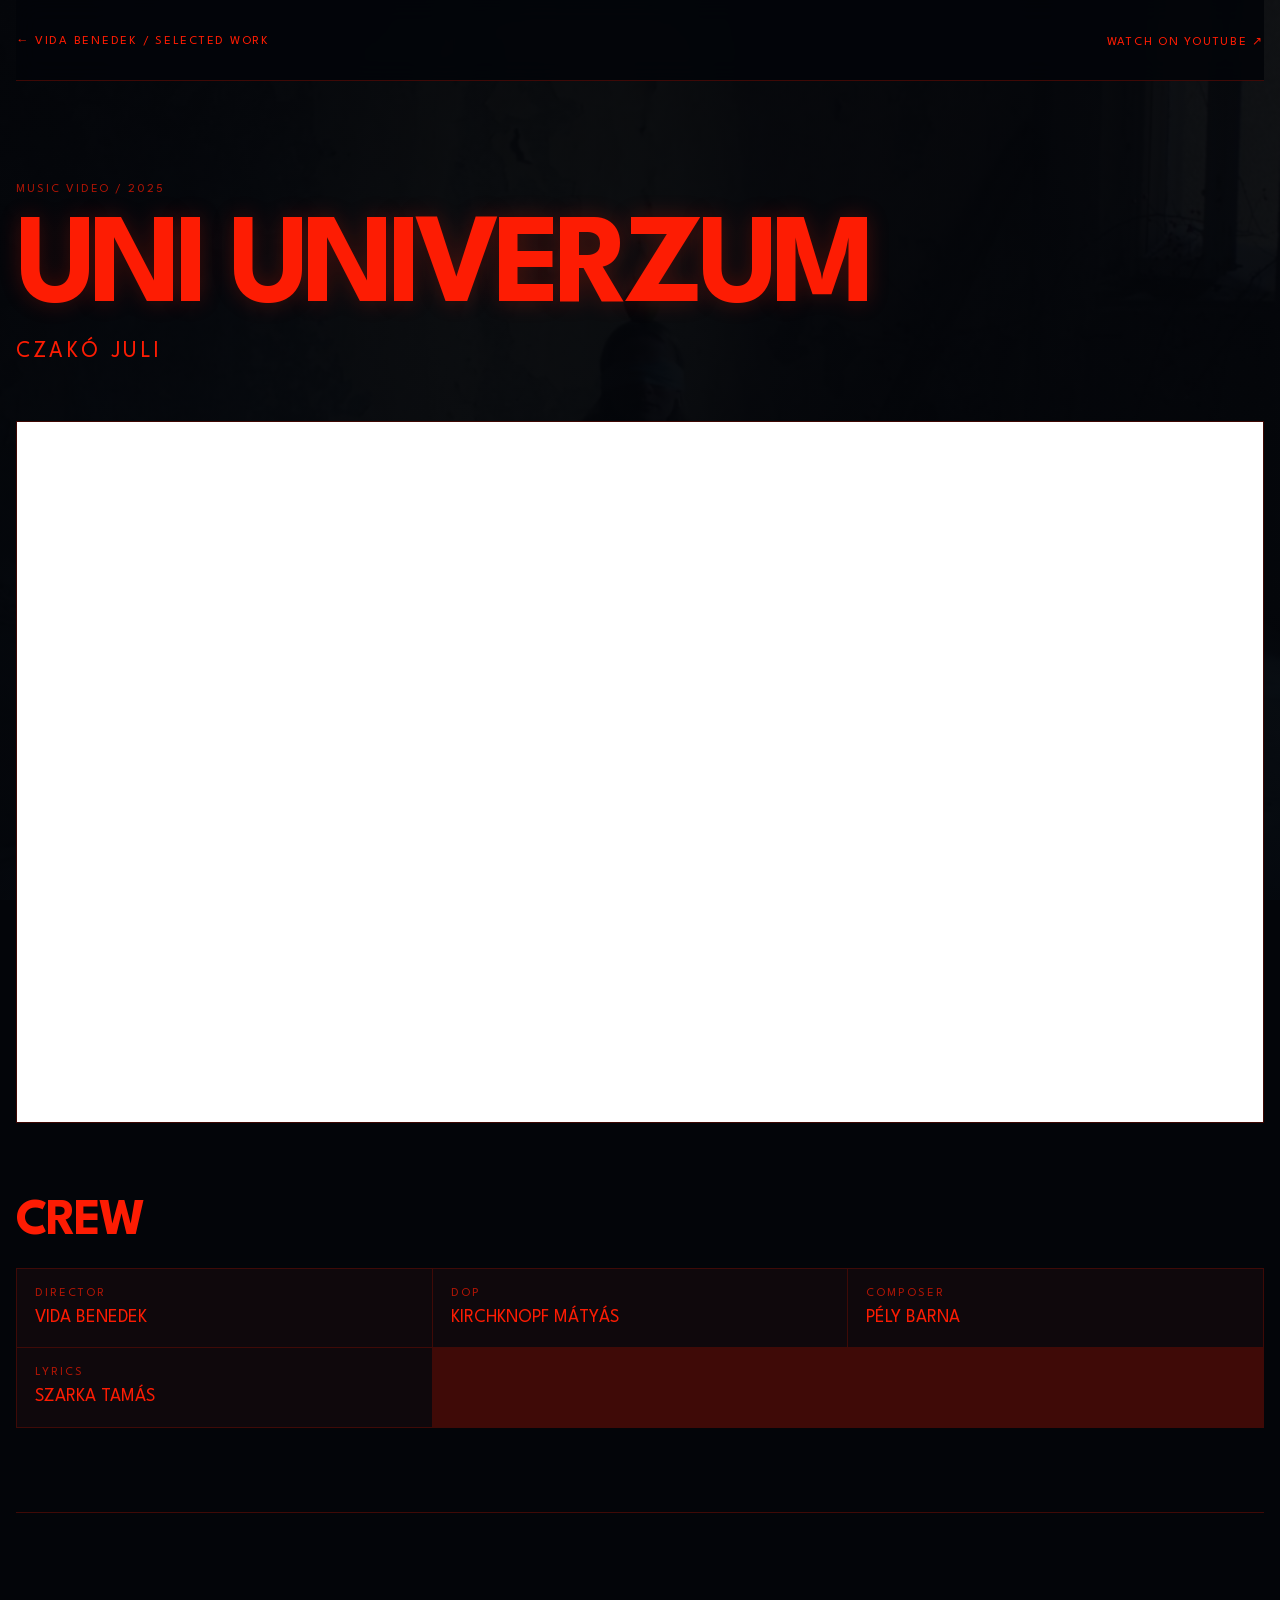
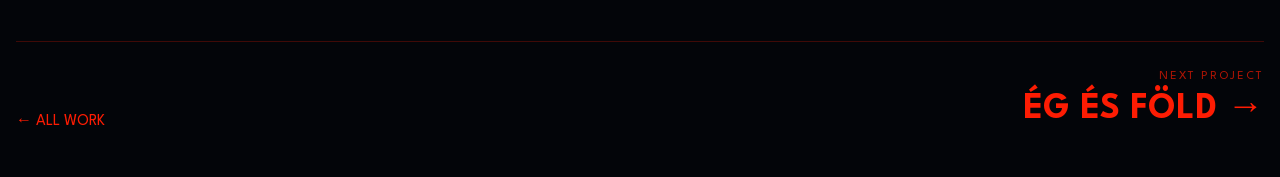
<file: work/uni-univerzum/index.html>
<!doctype html>
<html lang="en"><head><meta charset="utf-8"><meta name="viewport" content="width=device-width,initial-scale=1,viewport-fit=cover"><title>UNI UNIVERZUM — Czakó Juli | Vida Benedek</title><meta name="description" content="UNI UNIVERZUM by Czakó Juli, directed by Vida Benedek. Watch the official music video and explore the film crew credits."><meta name="robots" content="index,follow,max-image-preview:large,max-snippet:-1,max-video-preview:-1"><meta name="theme-color" content="#030509"><meta name="color-scheme" content="dark"><link rel="canonical" href="https://vidabenedek.com/work/uni-univerzum/"><link rel="icon" href="../../favicon.svg" type="image/svg+xml"><meta property="og:type" content="video.other"><meta property="og:site_name" content="Vida Benedek"><meta property="og:title" content="UNI UNIVERZUM — Czakó Juli | Vida Benedek"><meta property="og:description" content="Official music video directed by Vida Benedek, with crew credits."><meta property="og:url" content="https://vidabenedek.com/work/uni-univerzum/"><meta property="og:image" content="https://vidabenedek.com/optimized/czako-juli-uni-univerzum-youtube.jpg"><meta property="og:image:width" content="1280"><meta property="og:image:height" content="720"><meta name="twitter:card" content="summary_large_image"><meta name="twitter:title" content="UNI UNIVERZUM — Czakó Juli | Vida Benedek"><meta name="twitter:description" content="Official music video directed by Vida Benedek, with crew credits."><meta name="twitter:image" content="https://vidabenedek.com/optimized/czako-juli-uni-univerzum-youtube.jpg"><link rel="stylesheet" href="../project.css?v=20261112-seo-performance"><script type="application/ld+json">{"@context":"https://schema.org","@type":"VideoObject","name":"Czakó Juli – UNI UNIVERZUM","description":"Official music video for UNI UNIVERZUM, directed by Vida Benedek.","thumbnailUrl":"https://vidabenedek.com/optimized/czako-juli-uni-univerzum-youtube.jpg","uploadDate":"2026-01-16T02:46:06-08:00","duration":"PT3M40S","embedUrl":"https://www.youtube.com/embed/0dUuvQV0kcc","url":"https://vidabenedek.com/work/uni-univerzum/","inLanguage":"hu","director":{"@type":"Person","name":"Vida Benedek","url":"https://vidabenedek.com/"}}</script></head><body data-project="uni-univerzum"><div data-project-root></div><noscript><p>UNI UNIVERZUM — music video directed by Vida Benedek. <a href="https://www.youtube.com/watch?v=0dUuvQV0kcc">Watch on YouTube</a>.</p></noscript><script src="../project.js?v=20261112-seo-performance-v2" defer></script></body></html>
</file>
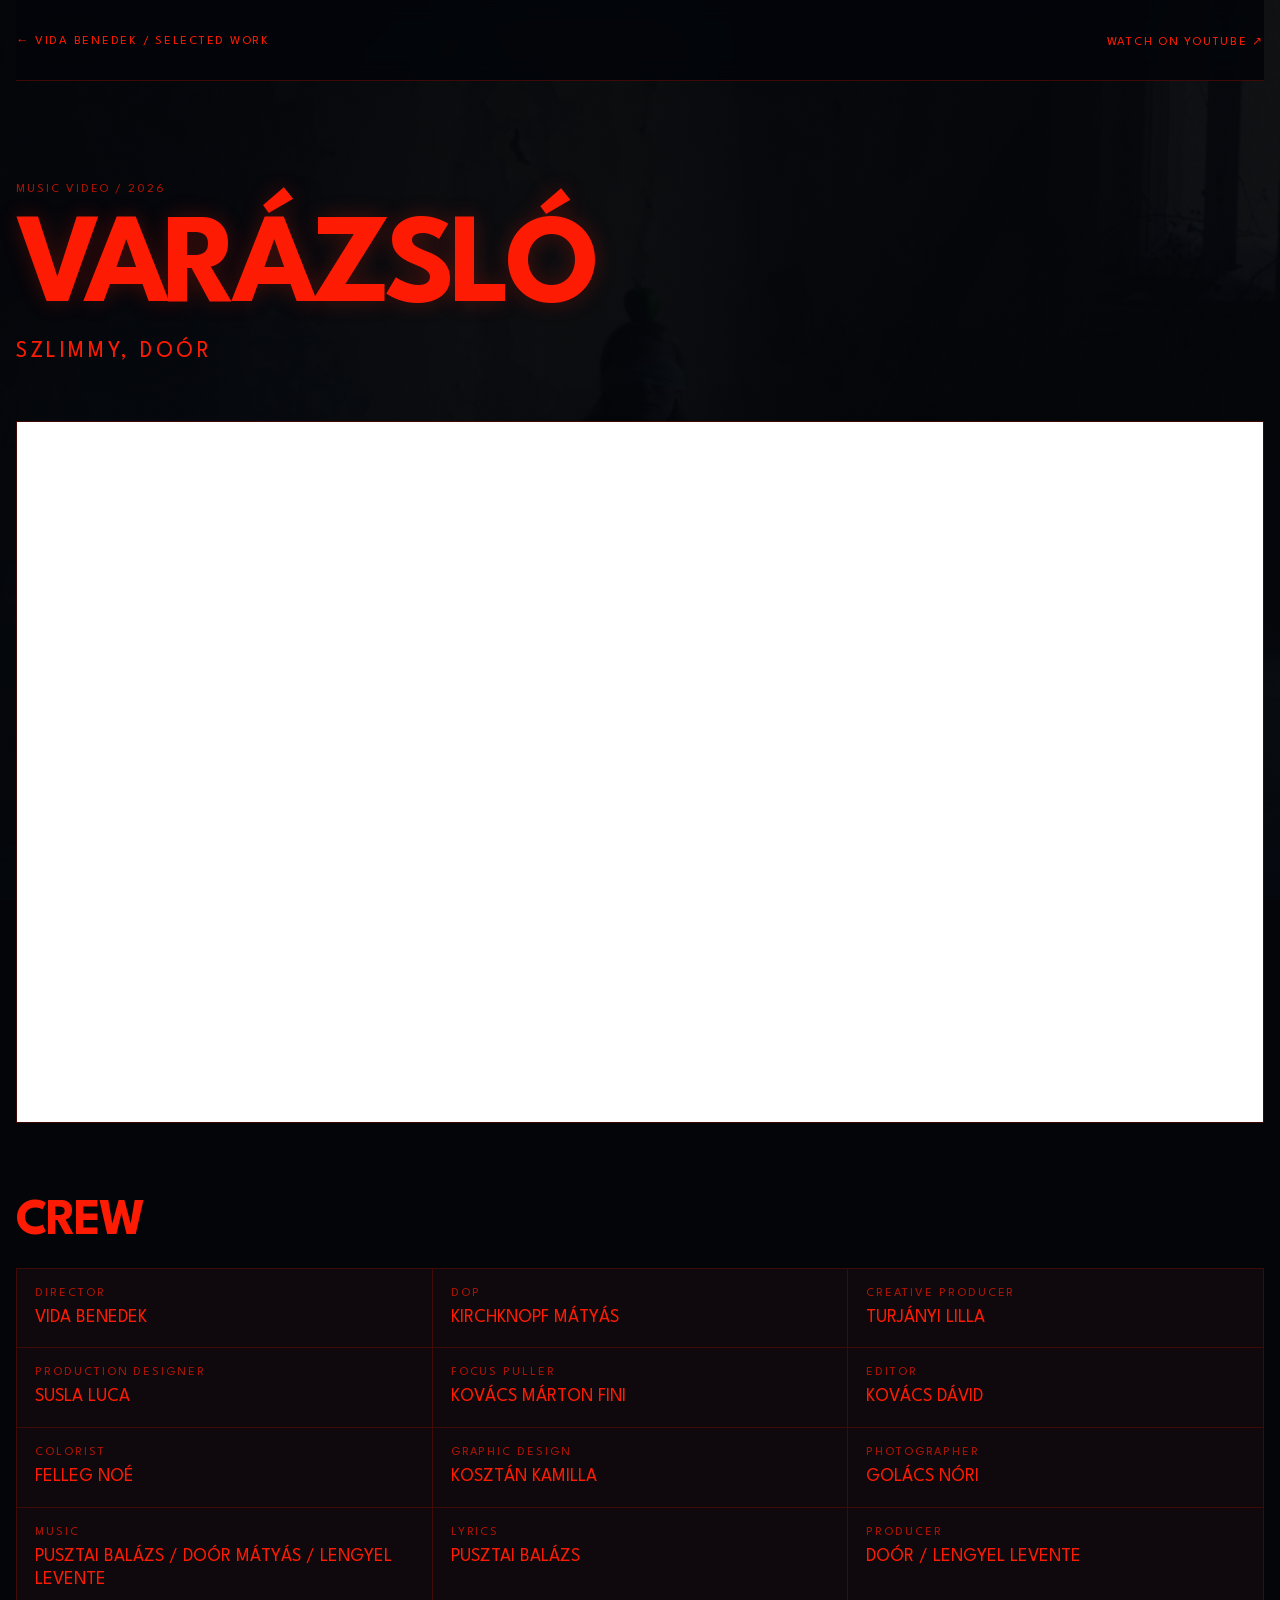
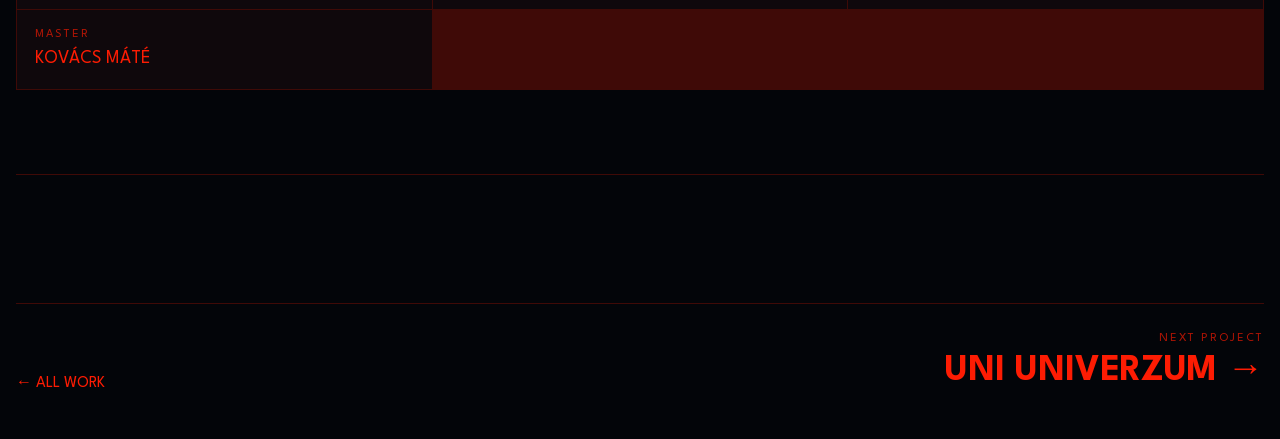
<file: work/varazslo/index.html>
<!doctype html>
<html lang="en"><head><meta charset="utf-8"><meta name="viewport" content="width=device-width,initial-scale=1,viewport-fit=cover"><title>VARÁZSLÓ — Szlimmy, DOÓR | Vida Benedek</title><meta name="description" content="VARÁZSLÓ by Szlimmy and DOÓR, directed by Vida Benedek. Watch the official music video and explore the full film crew credits."><meta name="robots" content="index,follow,max-image-preview:large,max-snippet:-1,max-video-preview:-1"><meta name="theme-color" content="#030509"><meta name="color-scheme" content="dark"><link rel="canonical" href="https://vidabenedek.com/work/varazslo/"><link rel="icon" href="../../favicon.svg" type="image/svg+xml"><meta property="og:type" content="video.other"><meta property="og:site_name" content="Vida Benedek"><meta property="og:title" content="VARÁZSLÓ — Szlimmy, DOÓR | Vida Benedek"><meta property="og:description" content="Official music video directed by Vida Benedek, with full crew credits."><meta property="og:url" content="https://vidabenedek.com/work/varazslo/"><meta property="og:image" content="https://vidabenedek.com/optimized/szlimmy-door-varazslo-youtube.jpg"><meta property="og:image:width" content="1280"><meta property="og:image:height" content="720"><meta name="twitter:card" content="summary_large_image"><meta name="twitter:title" content="VARÁZSLÓ — Szlimmy, DOÓR | Vida Benedek"><meta name="twitter:description" content="Official music video directed by Vida Benedek, with full crew credits."><meta name="twitter:image" content="https://vidabenedek.com/optimized/szlimmy-door-varazslo-youtube.jpg"><link rel="stylesheet" href="../project.css?v=20261112-seo-performance"><script type="application/ld+json">{"@context":"https://schema.org","@type":"VideoObject","name":"Szlimmy, DOÓR – VARÁZSLÓ","description":"Official music video for VARÁZSLÓ, directed by Vida Benedek.","thumbnailUrl":"https://vidabenedek.com/optimized/szlimmy-door-varazslo-youtube.jpg","uploadDate":"2026-03-12T09:00:06-07:00","duration":"PT2M56S","embedUrl":"https://www.youtube.com/embed/0HYk5hYBVUs","url":"https://vidabenedek.com/work/varazslo/","inLanguage":"hu","director":{"@type":"Person","name":"Vida Benedek","url":"https://vidabenedek.com/"}}</script></head><body data-project="varazslo"><div data-project-root></div><noscript><p>VARÁZSLÓ — music video directed by Vida Benedek. <a href="https://www.youtube.com/watch?v=0HYk5hYBVUs">Watch on YouTube</a>.</p></noscript><script src="../project.js?v=20261112-seo-performance-v2" defer></script></body></html>
</file>
<file: styles.css>
@font-face {
  font-family: "League Spartan";
  font-style: normal;
  font-weight: 400 700;
  font-display: swap;
  src: url("fonts/league-spartan-latin.woff2") format("woff2");
  unicode-range: U+0000-00FF, U+0131, U+0152-0153, U+02BB-02BC, U+02C6, U+02DA, U+02DC, U+0304, U+0308, U+0329, U+2000-206F, U+20AC, U+2122, U+2191, U+2193, U+2212, U+2215, U+FEFF, U+FFFD;
}

@font-face {
  font-family: "League Spartan";
  font-style: normal;
  font-weight: 400 700;
  font-display: swap;
  src: url("fonts/league-spartan-latin-ext.woff2") format("woff2");
  unicode-range: U+0100-02BA, U+02BD-02C5, U+02C7-02CC, U+02CE-02D7, U+02DD-02FF, U+0304, U+0308, U+0329, U+1D00-1DBF, U+1E00-1E9F, U+1EF2-1EFF, U+2020, U+20A0-20AB, U+20AD-20C4, U+2113, U+2C60-2C7F, U+A720-A7FF;
}

:root {
  color-scheme: dark;
  --text: #fd1c03;
  --accent: #fd1c03;
  --text-soft: rgba(253, 28, 3, 0.72);
  --line: rgba(253, 28, 3, 0.25);
  --line-strong: rgba(253, 28, 3, 0.58);
  --surface: rgba(6, 8, 12, 0.74);
  --surface-soft: rgba(6, 8, 12, 0.42);
  --shadow: rgba(0, 0, 0, 0.42);
  --max-width: 1440px;
}

* {
  box-sizing: border-box;
}

html {
  scroll-behavior: smooth;
  scroll-padding-top: 96px;
  max-width: 100%;
  overflow-x: clip;
}

section[id] {
  scroll-margin-top: 96px;
}

body {
  margin: 0;
  min-height: 100vh;
  font-family: "League Spartan", "Helvetica Neue", Helvetica, Arial, sans-serif;
  color: var(--text);
  background:
    radial-gradient(circle at top left, rgba(253, 28, 3, 0.08), transparent 40%),
    linear-gradient(rgba(3, 5, 9, 0.88), rgba(3, 5, 9, 0.92)),
    #030509;
  text-transform: uppercase;
  overflow-x: hidden;
}

main,
section,
article,
header,
nav,
div,
figure {
  min-width: 0;
}

button,
a {
  touch-action: manipulation;
}

body::before {
  content: "";
  position: fixed;
  inset: 0;
  background:
    linear-gradient(rgba(3, 5, 9, 0.2), rgba(3, 5, 9, 0.72)),
    url("optimized/hero-background-1200.jpg") center center / cover no-repeat;
  opacity: 0.22;
  transform: scale(1.03);
  transition: transform 0.3s ease-out;
  pointer-events: none;
  z-index: -2;
}

.blob-tracker {
  position: fixed;
  inset: 0;
  z-index: 9;
  width: 100vw;
  height: 100vh;
  opacity: 0.55;
  mix-blend-mode: screen;
  pointer-events: none;
}

.skip-link {
  position: fixed;
  top: 10px;
  left: 10px;
  z-index: 100;
  padding: 12px 16px;
  border: 1px solid var(--text);
  background: #030509;
  transform: translateY(-160%);
}

.skip-link:focus-visible {
  transform: translateY(0);
}

a {
  color: inherit;
  text-decoration: none;
}

img {
  display: block;
  width: auto;
  max-width: 100%;
}

video,
canvas,
svg {
  max-width: 100%;
}

.sr-only {
  position: absolute;
  width: 1px;
  height: 1px;
  padding: 0;
  margin: -1px;
  overflow: hidden;
  clip: rect(0, 0, 0, 0);
  white-space: nowrap;
  border: 0;
}

.page-loader {
  position: fixed;
  inset: 0;
  display: grid;
  place-items: center;
  background: #030509;
  z-index: 20;
  transition: opacity 0.65s ease, visibility 0.65s ease;
}

.page-loader span {
  font-size: clamp(1.6rem, 5vw, 4rem);
  letter-spacing: 0.18em;
}

body.is-ready .page-loader {
  opacity: 0;
  visibility: hidden;
}

.page-shell {
  width: min(calc(100% - 32px), var(--max-width));
  margin: 0 auto;
  padding: 18px max(0px, env(safe-area-inset-right)) calc(72px + env(safe-area-inset-bottom)) max(0px, env(safe-area-inset-left));
}

.site-header {
  position: sticky;
  top: 0;
  z-index: 10;
  display: flex;
  align-items: center;
  justify-content: space-between;
  gap: 24px;
  padding: 18px 0;
  backdrop-filter: blur(14px);
  -webkit-backdrop-filter: blur(14px);
}

.site-header::after {
  content: "";
  position: absolute;
  inset: auto 0 0;
  height: 1px;
  background: linear-gradient(to right, transparent, var(--line-strong), transparent);
}

.site-mark {
  font-size: 0.95rem;
  letter-spacing: 0.18em;
  white-space: nowrap;
}

.menu-toggle {
  display: none;
  min-height: 44px;
  border: 1px solid var(--line);
  background: rgba(6, 8, 12, 0.42);
  color: var(--text);
  padding: 10px 12px;
  font: inherit;
  font-size: 0.78rem;
  letter-spacing: 0.14em;
  text-transform: inherit;
  cursor: pointer;
  touch-action: manipulation;
}

.menu-toggle-lines {
  display: grid;
  gap: 5px;
  width: 20px;
}

.menu-toggle-lines span {
  display: block;
  height: 2px;
  background: currentColor;
  transition:
    transform 0.2s ease,
    opacity 0.2s ease;
}

.menu-toggle-label {
  line-height: 1;
}

.site-nav {
  display: flex;
  flex-wrap: wrap;
  justify-content: flex-end;
  gap: 10px;
}

.site-nav a,
.button-link,
.contact-links a {
  position: relative;
  border: 1px solid var(--line);
  background: rgba(6, 8, 12, 0.42);
  padding: 12px 16px;
  min-height: 44px;
  font-size: 0.8rem;
  letter-spacing: 0.12em;
  transition:
    transform 0.2s ease,
    background-color 0.2s ease,
    border-color 0.2s ease,
    box-shadow 0.2s ease,
    text-shadow 0.2s ease;
}

.site-nav a:hover,
.site-nav a.is-active,
.site-nav a.is-blob-tracked,
.site-nav a:focus-visible,
.menu-toggle:hover,
.menu-toggle.is-blob-tracked,
.menu-toggle:focus-visible,
.button-link:hover,
.button-link.is-blob-tracked,
.button-link:focus-visible,
.contact-links a:hover,
.contact-links a.is-blob-tracked,
.contact-links a:focus-visible {
  background: rgba(253, 28, 3, 0.1);
  border-color: var(--line-strong);
  box-shadow:
    0 0 0 1px rgba(253, 28, 3, 0.18),
    0 0 14px rgba(253, 28, 3, 0.2),
    inset 0 0 18px rgba(253, 28, 3, 0.06);
  text-shadow:
    0 0 5px rgba(253, 28, 3, 0.58),
    0 0 14px rgba(253, 28, 3, 0.34),
    1px 0 1px rgba(255, 72, 48, 0.2);
  transform: translateY(-2px);
}

.panel {
  opacity: 0;
  transform: translateY(26px);
  transition:
    opacity 0.7s cubic-bezier(0.77, 0, 0.18, 1),
    transform 0.7s cubic-bezier(0.77, 0, 0.18, 1);
}

.panel.panel-visible {
  opacity: 1;
  transform: translateY(0);
}

.text-decode-pending {
  visibility: hidden;
}

.hero {
  position: relative;
  min-height: calc(100vh - 90px);
  display: grid;
  align-items: end;
  gap: 16px;
  padding: 42px clamp(20px, 3.6vw, 44px);
  border: 1px solid var(--line);
  background: linear-gradient(180deg, rgba(6, 8, 12, 0.18), rgba(6, 8, 12, 0.78));
  overflow: hidden;
}

.hero-media {
  position: absolute;
  inset: 0;
  transform: scale(1.03);
  will-change: transform;
  overflow: hidden;
}

.hero-media img {
  width: 100%;
  height: 100%;
  object-fit: cover;
}

.hero-media::after {
  content: "";
  position: absolute;
  inset: 0;
  background: linear-gradient(90deg, rgba(3, 5, 9, 0.88) 8%, rgba(3, 5, 9, 0.38) 55%, rgba(3, 5, 9, 0.76) 100%);
  pointer-events: none;
}

.hero-copy,
.hero-meta {
  position: relative;
  z-index: 1;
}

.eyebrow,
.section-index,
.meta-label,
.fact-label,
.work-year {
  margin: 0;
  color: var(--text-soft);
  font-size: 0.82rem;
  letter-spacing: 0.16em;
}

h1,
h2,
h3,
p {
  margin: 0;
}

h1 {
  position: relative;
  margin-top: 14px;
  font-size: clamp(3.7rem, 9vw, 7.5rem);
  line-height: 0.86;
  letter-spacing: -0.08em;
  text-shadow:
    0 18px 42px var(--shadow),
    0 0 9px rgba(253, 28, 3, 0.48),
    0 0 22px rgba(253, 28, 3, 0.28),
    2px 0 1px rgba(253, 28, 3, 0.2);
}

.name-line {
  position: relative;
  display: block;
  width: fit-content;
}

.no-break {
  white-space: nowrap;
}

.hero-text {
  max-width: 28ch;
  margin-top: 18px;
  font-size: clamp(1.05rem, 2vw, 1.4rem);
  line-height: 1.45;
}

.hero-actions {
  display: flex;
  flex-wrap: wrap;
  gap: 12px;
  margin-top: 28px;
}

.button-link-secondary {
  background: transparent;
}

.hero-meta {
  display: grid;
  grid-template-columns: repeat(2, minmax(0, 1fr));
  gap: 20px;
  padding-top: 8px;
}

.hero-meta a,
.hero-meta p {
  margin-top: 8px;
  font-size: 1.1rem;
}

.showreel {
  padding: 24px 0 0;
}

.showreel-head {
  display: flex;
  align-items: end;
  justify-content: space-between;
  gap: 24px;
  padding: 0 clamp(8px, 1vw, 12px) 18px;
}

.showreel-head h2 {
  margin-top: 10px;
  font-size: clamp(2.6rem, 7vw, 7rem);
}

.showreel-note {
  max-width: 16ch;
  color: var(--text-soft);
  font-size: 0.82rem;
  line-height: 1.25;
  letter-spacing: 0.14em;
  text-align: right;
}

.showreel-stage {
  position: relative;
  padding: clamp(14px, 2vw, 24px);
  border: 1px solid var(--line);
  background:
    radial-gradient(circle at top left, rgba(253, 28, 3, 0.08), transparent 30%),
    linear-gradient(180deg, rgba(8, 10, 14, 0.96), rgba(8, 10, 14, 0.7));
  overflow: hidden;
}

.showreel-stage::before {
  content: "";
  position: absolute;
  inset: 18px;
  border: 1px solid rgba(253, 28, 3, 0.14);
  pointer-events: none;
}

.showreel-frame {
  position: relative;
  overflow: hidden;
  border: 1px solid var(--line);
  background:
    linear-gradient(180deg, rgba(6, 8, 12, 0.1), rgba(6, 8, 12, 0.44)),
    #020305;
  box-shadow: 0 26px 60px rgba(0, 0, 0, 0.34);
  contain: layout paint;
}

.showreel-frame::after {
  content: "";
  position: absolute;
  inset: 0;
  background:
    linear-gradient(180deg, rgba(3, 5, 9, 0.02), rgba(3, 5, 9, 0.34)),
    radial-gradient(circle at top, rgba(253, 28, 3, 0.08), transparent 44%);
  pointer-events: none;
}

.showreel-video {
  width: 100%;
  aspect-ratio: 16 / 9;
  display: block;
  object-fit: cover;
  background: #010204;
}

.showreel-overlay {
  position: absolute;
  inset: 0 0 auto auto;
  z-index: 3;
  display: flex;
  justify-content: flex-end;
  gap: 18px;
  padding: 14px 16px;
  font-size: 0.78rem;
  letter-spacing: 0.16em;
  color: rgba(255, 255, 255, 0.68);
  background: linear-gradient(90deg, transparent, rgba(3, 5, 9, 0.78));
  pointer-events: auto;
}

.showreel-overlay:focus-visible {
  outline: 2px solid var(--text);
  outline-offset: -6px;
}

.showreel-controls {
  position: absolute;
  right: clamp(24px, 3vw, 36px);
  bottom: clamp(24px, 3vw, 36px);
  z-index: 2;
  display: flex;
  flex-wrap: wrap;
  justify-content: flex-end;
  gap: 10px;
}

.showreel-control {
  border: 1px solid var(--line);
  background: rgba(6, 8, 12, 0.56);
  color: var(--text);
  padding: 12px 16px;
  min-height: 44px;
  font: inherit;
  font-size: 0.78rem;
  letter-spacing: 0.16em;
  text-transform: inherit;
  cursor: pointer;
  backdrop-filter: blur(12px);
  transition:
    transform 0.22s ease,
    border-color 0.22s ease,
    background-color 0.22s ease,
    box-shadow 0.22s ease,
    text-shadow 0.22s ease;
}

.showreel-control:hover,
.showreel-control.is-blob-tracked,
.showreel-control:focus-visible {
  transform: translateY(-2px);
  border-color: var(--line-strong);
  background: rgba(253, 28, 3, 0.12);
  box-shadow:
    0 0 0 1px rgba(253, 28, 3, 0.16),
    0 0 14px rgba(253, 28, 3, 0.18),
    inset 0 0 18px rgba(253, 28, 3, 0.06);
  text-shadow:
    0 0 5px rgba(253, 28, 3, 0.56),
    0 0 13px rgba(253, 28, 3, 0.32);
}

.content-section {
  padding: 68px 0 0;
}

.content-section,
.showreel {
  content-visibility: auto;
  contain-intrinsic-size: auto 900px;
}

.section-heading {
  display: grid;
  grid-template-columns: 60px 1fr;
  gap: 20px;
  align-items: start;
  padding-bottom: 16px;
  border-bottom: 1px solid var(--line);
}

h2 {
  font-size: clamp(2.2rem, 4.5vw, 4.2rem);
  line-height: 0.94;
  letter-spacing: -0.05em;
}

.watch-page-heading h1 {
  margin: 0;
  font-size: clamp(2.4rem, 6vw, 5.5rem);
  line-height: 0.94;
  letter-spacing: -0.06em;
  text-shadow:
    0 0 7px rgba(253, 28, 3, 0.42),
    0 0 18px rgba(253, 28, 3, 0.24),
    1px 0 1px rgba(255, 58, 37, 0.18);
}

.watch-page {
  padding-bottom: 72px;
}

.watch-page-video {
  position: relative;
  margin-top: 24px;
  overflow: hidden;
  border: 1px solid var(--line);
  background: #010204;
}

.watch-page-video video {
  display: block;
  width: 100%;
  aspect-ratio: 16 / 9;
  object-fit: cover;
}

.watch-page-copy {
  display: grid;
  gap: 16px;
  max-width: 920px;
  padding-top: 24px;
  font-size: clamp(1.1rem, 2vw, 1.55rem);
  line-height: 1.3;
}

.watch-page-copy p {
  margin: 0;
}

.watch-page-copy .button-link {
  justify-self: start;
  margin-top: 8px;
}

h2,
.work-card h4,
.contact-line {
  text-shadow:
    0 0 7px rgba(253, 28, 3, 0.42),
    0 0 18px rgba(253, 28, 3, 0.24),
    1px 0 1px rgba(255, 58, 37, 0.18);
}

.about-grid,
.contact-grid {
  display: grid;
  grid-template-columns: minmax(0, 1.5fr) minmax(300px, 0.9fr);
  gap: 28px;
  padding-top: 18px;
  align-items: start;
}

#about {
  padding-top: 58px;
}

#about .section-heading {
  grid-template-columns: 44px minmax(0, 1fr);
  gap: 14px;
  padding-bottom: 12px;
}

#about .section-heading h2 {
  font-size: clamp(2.2rem, 4.5vw, 4.2rem);
}

#about .section-index {
  font-size: 0.74rem;
}

#about .about-grid {
  grid-template-columns: minmax(0, 1.6fr) minmax(260px, 0.8fr);
  gap: 20px;
  padding-top: 14px;
}

.about-copy {
  display: grid;
  gap: 18px;
}

#about .about-copy {
  gap: 14px;
}

.foreground-copy {
  --foreground-shift: 0px;
  position: relative;
  z-index: 2;
  isolation: isolate;
  padding: clamp(20px, 2.6vw, 34px);
  transform: translate3d(0, var(--foreground-shift), 0);
  background:
    linear-gradient(135deg, rgba(7, 9, 13, 0.94), rgba(7, 9, 13, 0.76));
  box-shadow:
    12px 14px 0 rgba(253, 28, 3, 0.045),
    0 28px 72px rgba(0, 0, 0, 0.52);
  backdrop-filter: blur(9px);
  -webkit-backdrop-filter: blur(9px);
}

.foreground-copy::after {
  content: "";
  position: absolute;
  inset: 0;
  z-index: -1;
  background: linear-gradient(115deg, rgba(253, 28, 3, 0.035), transparent 36%);
  pointer-events: none;
}

#about .foreground-copy {
  padding: clamp(18px, 1.8vw, 26px);
  box-shadow:
    8px 10px 0 rgba(253, 28, 3, 0.04),
    0 20px 52px rgba(0, 0, 0, 0.46);
}

.about-copy p,
.featured-copy p,
.work-card p,
.fact-card p,
.contact-line,
.hero-meta p {
  line-height: 1.32;
  font-size: clamp(0.94rem, 1.35vw, 1.12rem);
}

#about .about-copy p {
  font-size: clamp(0.94rem, 1.25vw, 1.08rem);
  line-height: 1.36;
}

#about .fact-card {
  padding: 16px;
}

#about .fact-label {
  font-size: 0.72rem;
}

#about .fact-card p {
  font-size: clamp(0.9rem, 1.15vw, 1.04rem);
  line-height: 1.32;
}

.fact-stack,
.timeline-grid {
  display: grid;
  gap: 16px;
  align-content: start;
}

.fact-card,
.timeline-card,
.work-card {
  position: relative;
  border: 1px solid var(--line);
  background: linear-gradient(180deg, rgba(8, 10, 14, 0.8), rgba(8, 10, 14, 0.52));
  padding: 16px;
  transition:
    transform 0.25s ease,
    border-color 0.25s ease,
    background-color 0.25s ease;
}

.fact-card:hover,
.timeline-card:hover,
.work-card:hover,
.fact-card.is-blob-tracked,
.timeline-card.is-blob-tracked,
.work-card.is-blob-tracked {
  transform: translateY(-6px);
  border-color: var(--line-strong);
  background: rgba(8, 10, 14, 0.88);
  box-shadow:
    0 0 0 1px rgba(253, 28, 3, 0.12),
    0 22px 52px rgba(253, 28, 3, 0.1);
}

.featured-work {
  display: grid;
  grid-template-columns: minmax(0, 0.9fr) minmax(0, 1.1fr);
  gap: 24px;
  padding-top: 30px;
}

.featured-copy {
  display: grid;
  align-content: center;
  gap: 16px;
  padding: clamp(20px, 3vw, 32px);
  border: 1px solid var(--line);
  background: rgba(8, 10, 14, 0.7);
}

.featured-copy h3,
.work-card h4 {
  margin: 0;
  font-size: clamp(1.55rem, 3vw, 2.65rem);
  line-height: 0.98;
  letter-spacing: -0.04em;
}

.featured-visual {
  overflow: hidden;
  min-height: 420px;
  border: 1px solid var(--line);
  background: #06080c;
}

.featured-visual img {
  width: 100%;
  height: 100%;
  object-fit: cover;
  transition: transform 0.5s ease;
}

.featured-visual:hover img {
  transform: scale(1.03);
}

.detail-list {
  display: grid;
  gap: 10px;
  margin: 0;
  padding-left: 20px;
  font-size: 0.92rem;
  line-height: 1.32;
}

.work-groups {
  display: grid;
  gap: 34px;
  padding-top: 22px;
}

.videoclip-gallery {
  display: grid;
  grid-template-columns: repeat(2, minmax(0, 1fr));
  gap: 16px;
  padding-top: 18px;
}

.videoclip-banner {
  position: relative;
  width: 100%;
  aspect-ratio: 16 / 9;
  margin-top: 18px;
  overflow: hidden;
  border: 1px solid var(--line);
  background: #06080c;
  contain: layout paint;
}

.videoclip-banner video {
  display: block;
  width: 100%;
  height: 100%;
  object-fit: contain;
  cursor: pointer;
}

.video-player {
  position: relative;
}

.video-player video {
  cursor: pointer;
}

.video-player video:focus-visible {
  outline: 2px solid #fff;
  outline-offset: -4px;
}

.video-controls {
  position: absolute;
  right: 0;
  bottom: 0;
  left: 0;
  z-index: 4;
  display: grid;
  gap: 8px;
  padding: 24px 16px 14px;
  color: #fff;
  background: linear-gradient(180deg, transparent, rgba(2, 3, 5, 0.92));
  opacity: 0;
  transform: translateY(6px);
  transition: opacity 180ms ease, transform 180ms ease;
}

.video-player:hover .video-controls,
.video-player:focus-within .video-controls,
.video-player:not(.is-video-playing) .video-controls {
  opacity: 1;
  transform: none;
}

.video-seek-label {
  display: flex;
  align-items: center;
  min-height: 22px;
}

.video-seek {
  --video-progress: 0%;
  width: 100%;
  height: 22px;
  margin: 0;
  padding: 0;
  border: 0;
  background: transparent;
  cursor: ew-resize;
  appearance: none;
  -webkit-appearance: none;
}

.video-seek::-webkit-slider-runnable-track {
  height: 6px;
  border-radius: 99px;
  background: linear-gradient(90deg, var(--accent) var(--video-progress), rgba(255, 255, 255, 0.34) var(--video-progress));
}

.video-seek::-moz-range-track {
  height: 6px;
  border-radius: 99px;
  background: linear-gradient(90deg, var(--accent) var(--video-progress), rgba(255, 255, 255, 0.34) var(--video-progress));
}

.video-seek::-webkit-slider-thumb {
  width: 18px;
  height: 18px;
  margin-top: -6px;
  border: 2px solid #fff;
  border-radius: 50%;
  background: var(--accent);
  box-shadow: 0 2px 10px rgba(0, 0, 0, 0.45);
  appearance: none;
  -webkit-appearance: none;
}

.video-seek::-moz-range-thumb {
  width: 16px;
  height: 16px;
  border: 2px solid #fff;
  border-radius: 50%;
  background: var(--accent);
  box-shadow: 0 2px 10px rgba(0, 0, 0, 0.45);
}

.video-seek:focus-visible {
  outline: 2px solid #fff;
  outline-offset: 3px;
}

.video-control-row {
  display: flex;
  align-items: center;
  gap: 8px;
}

.video-control {
  display: inline-flex;
  flex: 0 0 auto;
  align-items: center;
  justify-content: center;
  width: 42px;
  height: 42px;
  padding: 0;
  border: 1px solid rgba(255, 255, 255, 0.36);
  border-radius: 50%;
  background: rgba(6, 8, 12, 0.74);
  color: #fff;
  cursor: pointer;
  backdrop-filter: blur(8px);
  -webkit-backdrop-filter: blur(8px);
  transition: background-color 160ms ease, border-color 160ms ease, transform 160ms ease;
}

.video-control:hover,
.video-control:focus-visible {
  border-color: #fff;
  background: var(--accent);
  outline: none;
  transform: scale(1.05);
}

.video-control svg {
  width: 19px;
  height: 19px;
  fill: currentColor;
}

.video-fullscreen svg {
  fill: none;
  stroke: currentColor;
  stroke-width: 1.8;
}

.video-pause-icon,
.is-video-playing .video-play-icon {
  display: none;
}

.is-video-playing .video-pause-icon {
  display: block;
}

.video-muted-mark {
  fill: none;
  stroke: currentColor;
  stroke-width: 2;
  display: none;
}

.is-video-muted .video-muted-mark {
  display: block;
}

.video-time {
  min-width: 88px;
  margin-right: auto;
  font-size: 0.78rem;
  font-variant-numeric: tabular-nums;
  letter-spacing: 0.04em;
  color: rgba(255, 255, 255, 0.88);
}

.video-player:fullscreen {
  display: grid;
  place-items: center;
  background: #000;
}

.video-player:fullscreen video {
  width: 100%;
  height: 100%;
  object-fit: contain;
}

.video-player:fullscreen .video-controls {
  position: absolute;
}

.videoclip-fullscreen {
  position: absolute;
  right: 16px;
  bottom: 16px;
  z-index: 2;
  display: inline-flex;
  align-items: center;
  justify-content: center;
  width: 44px;
  height: 44px;
  padding: 0;
  border: 1px solid rgba(255, 255, 255, 0.72);
  background: rgba(6, 8, 12, 0.72);
  color: #fff;
  font: inherit;
  font-size: 0.7rem;
  font-weight: 700;
  letter-spacing: 0.12em;
  cursor: pointer;
  backdrop-filter: blur(8px);
  -webkit-backdrop-filter: blur(8px);
  transition: border-color 160ms ease, background-color 160ms ease, color 160ms ease;
}

.videoclip-fullscreen svg {
  width: 17px;
  height: 17px;
  fill: none;
  stroke: currentColor;
  stroke-width: 1.8;
}

.videoclip-fullscreen:hover,
.videoclip-fullscreen:focus-visible {
  border-color: var(--accent);
  background: var(--accent);
  color: #fff;
  outline: none;
}

.showreel-frame .videoclip-fullscreen {
  right: auto;
  left: 16px;
}

.videoclip-shot {
  display: grid;
  grid-template-rows: auto 86px 78px;
  align-content: start;
  margin: 0;
  overflow: hidden;
  border: 0;
  background: #06080c;
  contain: layout paint;
}

.videoclip-shot-awarded {
  grid-template-rows: auto 86px auto 78px;
}

.videoclip-shot > .videoclip-video-link {
  display: block;
  width: 100%;
  aspect-ratio: 16 / 9;
  overflow: hidden;
}

.videoclip-shot img {
  width: 100%;
  height: 100%;
  object-fit: cover;
  transition: transform 0.45s ease;
}

.videoclip-identity {
  padding: 15px 16px 13px;
  background: rgba(6, 8, 12, 0.92);
}

.videoclip-artist {
  color: var(--text-soft);
  font-size: 0.7rem;
  line-height: 1.2;
  letter-spacing: 0.14em;
}

.videoclip-track {
  margin-top: 5px;
  font-size: clamp(1.05rem, 2vw, 1.35rem);
  font-weight: 700;
  line-height: 1.14;
  letter-spacing: -0.02em;
  overflow-wrap: normal;
  word-break: normal;
  text-wrap: balance;
}

.videoclip-track a {
  display: inline-block;
  width: auto;
  aspect-ratio: auto;
  overflow: visible;
  color: inherit;
  text-decoration: underline;
  text-decoration-color: transparent;
  text-decoration-thickness: 1px;
  text-underline-offset: 0.18em;
  transition: text-decoration-color 0.2s ease, text-shadow 0.2s ease;
}

.videoclip-track a:hover,
.videoclip-track a:focus-visible {
  text-decoration-color: currentColor;
  text-shadow: 0 0 12px rgba(255, 32, 13, 0.55);
}

.videoclip-track a:focus-visible {
  outline: 1px solid currentColor;
  outline-offset: 4px;
}

.videoclip-award {
  display: grid;
  grid-template-columns: 94px minmax(0, 1fr);
  gap: 14px;
  align-items: center;
  min-height: 76px;
  padding: 10px 16px;
  border-top: 1px solid rgba(226, 218, 48, 0.28);
  border-bottom: 1px solid rgba(226, 218, 48, 0.16);
  background: linear-gradient(105deg, rgba(226, 218, 48, 0.11), rgba(6, 8, 12, 0.94) 54%);
}

.videoclip-shot .videoclip-award-logo {
  width: 94px;
  height: auto;
  object-fit: contain;
  filter: none;
  transform: none;
  transition: none;
}

.videoclip-shot:hover .videoclip-award-logo,
.videoclip-shot.is-blob-tracked .videoclip-award-logo {
  filter: none;
  transform: none;
}

.videoclip-award p {
  min-width: 0;
  margin: 0;
  line-height: 1.14;
}

.videoclip-award span,
.videoclip-award strong {
  display: block;
}

.videoclip-award span {
  color: var(--text-soft);
  font-size: 0.58rem;
  letter-spacing: 0.11em;
}

.videoclip-award strong {
  margin-top: 5px;
  color: #e2da30;
  font-size: clamp(0.76rem, 1.25vw, 0.94rem);
  line-height: 1.08;
  letter-spacing: 0.045em;
}

.videoclip-credits {
  display: grid;
  grid-template-columns: 0.55fr 1fr 1.45fr;
  gap: 14px;
  margin: 0;
  padding: 14px 16px 16px;
  background: rgba(6, 8, 12, 0.92);
}

.videoclip-gallery .videoclip-shot.is-blob-tracked {
  border-color: transparent;
  box-shadow: none;
}

.videoclip-credits div {
  min-width: 0;
}

.videoclip-credits dt {
  color: var(--text-soft);
  font-size: 0.62rem;
  line-height: 1.2;
  letter-spacing: 0.12em;
}

.videoclip-credits dd {
  margin: 5px 0 0;
  font-size: 0.82rem;
  line-height: 1.2;
  overflow-wrap: anywhere;
}

.videoclip-shot > .videoclip-video-link:focus-visible {
  outline: 2px solid var(--text);
  outline-offset: -6px;
}

.videoclip-shot:hover img {
  transform: scale(1.03);
}

.videoclip-shot.is-blob-tracked,
.showreel-frame.is-blob-tracked {
  border-color: var(--line-strong);
  box-shadow:
    0 0 0 1px rgba(253, 28, 3, 0.16),
    0 22px 52px rgba(253, 28, 3, 0.12);
}

.videoclip-shot.is-blob-tracked img {
  transform: scale(1.035);
  filter: saturate(1.18) contrast(1.06);
}

.group-heading {
  padding-bottom: 12px;
  border-bottom: 1px solid var(--line);
}

.group-heading h3 {
  margin: 0;
  color: var(--text-soft);
  font-size: 0.82rem;
  letter-spacing: 0.16em;
}

.work-cards {
  display: grid;
  grid-template-columns: repeat(2, minmax(0, 1fr));
  gap: 16px;
  padding-top: 16px;
}

.work-card {
  min-height: 175px;
  display: grid;
  align-content: space-between;
  gap: 18px;
}

.work-card p {
  color: var(--text-soft);
}

.work-card-awarded {
  overflow: hidden;
}

.work-card-title-row {
  display: grid;
  grid-template-columns: minmax(0, 1fr) clamp(118px, 13vw, 172px);
  gap: clamp(18px, 3vw, 38px);
  align-items: center;
}

.work-card-title-row-multiple {
  grid-template-columns: minmax(0, 1fr) clamp(210px, 20vw, 240px);
}

.official-selection-marks {
  display: grid;
  grid-template-columns: repeat(2, minmax(0, 1fr));
  gap: 8px;
  align-content: center;
}

.work-card-festival-wall {
  grid-column: 1 / -1;
  min-height: 0;
  gap: 22px;
}

.official-selection-gallery {
  display: grid;
  grid-template-columns: repeat(10, minmax(0, 1fr));
  gap: clamp(8px, 1.2vw, 14px);
}

.official-selection-gallery .official-selection-mark {
  width: 100%;
  opacity: 0.88;
}

.official-selection-mark {
  display: block;
  width: 100%;
  height: auto;
  object-fit: contain;
  opacity: 0.92;
  filter: drop-shadow(0 0 18px rgba(255, 255, 255, 0.1));
  transition: opacity 0.25s ease, transform 0.25s ease;
}

.work-card-awarded:hover .official-selection-mark,
.work-card-awarded.is-blob-tracked .official-selection-mark {
  opacity: 1;
  transform: scale(1.025);
}

.work-card-festival-wall:hover .official-selection-mark,
.work-card-festival-wall.is-blob-tracked .official-selection-mark {
  opacity: 0.88;
  transform: none;
}

.work-card-festival-wall .official-selection-mark:hover {
  opacity: 1;
  transform: scale(1.025);
}

.press-archive {
  --press-gap: clamp(14px, 1.6vw, 24px);
  position: relative;
  margin-top: clamp(34px, 5vw, 72px);
  padding-top: clamp(24px, 3vw, 38px);
  overflow: hidden;
  border-top: 1px solid var(--line-strong);
}

.press-archive-head {
  display: grid;
  grid-template-columns: minmax(0, 1.25fr) minmax(260px, 0.75fr);
  gap: clamp(24px, 5vw, 80px);
  align-items: end;
  margin-bottom: clamp(24px, 4vw, 46px);
}

.press-intro,
.press-gesture,
.press-count {
  margin: 0;
  color: var(--text-soft);
  font-size: 0.76rem;
  line-height: 1.35;
  letter-spacing: 0.15em;
}

.press-archive-head h4 {
  max-width: none;
  margin: 0;
  font-size: clamp(2.3rem, 4.5vw, 4.2rem);
  line-height: 0.88;
  letter-spacing: -0.06em;
  text-shadow:
    0 0 8px rgba(253, 28, 3, 0.38),
    0 0 24px rgba(253, 28, 3, 0.18);
}

.press-intro {
  max-width: 38ch;
  justify-self: end;
  font-size: clamp(0.76rem, 1vw, 0.9rem);
}

.press-carousel-shell {
  position: relative;
  min-width: 0;
  max-width: 100%;
}

.press-track {
  display: grid;
  grid-auto-flow: column;
  grid-auto-columns: minmax(310px, 30vw);
  gap: var(--press-gap);
  padding: 6px max(1px, calc((100vw - min(100vw - 48px, var(--max-width))) / 2)) 24px 1px;
  overflow-x: auto;
  max-width: 100%;
  overscroll-behavior-inline: contain;
  overscroll-behavior-x: contain;
  scroll-behavior: smooth;
  scroll-snap-type: x mandatory;
  scrollbar-width: none;
  cursor: grab;
  touch-action: pan-x pan-y;
}

.press-track::-webkit-scrollbar {
  display: none;
}

.press-track:focus-visible {
  outline: 1px solid var(--line-strong);
  outline-offset: 6px;
}

.press-track.is-dragging {
  scroll-snap-type: none;
  scroll-behavior: auto;
  cursor: grabbing;
}

.press-card {
  --card-ink: #fd1c03;
  --card-paper: #080a0e;
  position: relative;
  height: clamp(340px, 30vw, 390px);
  min-height: 0;
  overflow: hidden;
  border: 1px solid rgba(253, 28, 3, 0.48);
  background:
    linear-gradient(145deg, rgba(253, 28, 3, 0.075), transparent 45%),
    var(--card-paper);
  scroll-snap-align: start;
  scroll-snap-stop: always;
  transition:
    transform 0.35s cubic-bezier(0.2, 0.75, 0.25, 1),
    border-color 0.3s ease,
    box-shadow 0.3s ease;
}

.press-card:nth-child(3n + 2) {
  --card-paper: #100304;
  background:
    radial-gradient(circle at 78% 22%, rgba(253, 28, 3, 0.22), transparent 34%),
    linear-gradient(150deg, rgba(253, 28, 3, 0.1), transparent 55%),
    var(--card-paper);
}

.press-card:nth-child(3n) {
  background:
    repeating-linear-gradient(118deg, transparent 0 18px, rgba(253, 28, 3, 0.035) 18px 19px),
    #07090d;
}

.press-card-featured {
  --card-ink: #050609;
  --card-paper: #fd1c03;
  border-color: #fd1c03;
  background: #fd1c03;
}

.press-card-award::after {
  content: "AWARD";
  position: absolute;
  top: 42%;
  right: -2.3em;
  color: rgba(253, 28, 3, 0.17);
  font-size: 0.68rem;
  letter-spacing: 0.42em;
  transform: rotate(90deg);
  pointer-events: none;
}

.press-card a {
  position: relative;
  z-index: 1;
  display: grid;
  grid-template-columns: minmax(0, 1fr) auto;
  grid-template-rows: auto minmax(0, 1fr) auto auto;
  gap: 12px 16px;
  min-width: 0;
  width: 100%;
  height: 100%;
  min-height: 100%;
  padding: clamp(18px, 1.8vw, 24px);
  overflow: hidden;
  color: var(--card-ink);
  text-decoration: none;
  cursor: pointer;
}

.press-card a::after {
  content: "";
  position: absolute;
  inset: 0;
  opacity: 0;
  background: linear-gradient(115deg, transparent 20%, rgba(255, 255, 255, 0.12) 48%, transparent 72%);
  transform: translateX(-55%);
  transition: opacity 0.3s ease, transform 0.65s ease;
  pointer-events: none;
}

.press-card:hover,
.press-card:focus-within,
.press-card.is-active {
  border-color: var(--line-strong);
  box-shadow: 0 24px 64px rgba(253, 28, 3, 0.12);
}

.press-card:hover,
.press-card:focus-within {
  transform: translateY(-5px);
}

.press-card:hover a::after,
.press-card:focus-within a::after {
  opacity: 1;
  transform: translateX(55%);
}

.press-card a:focus-visible {
  outline: 2px solid currentColor;
  outline-offset: -7px;
}

.press-source,
.press-card time,
.press-topic,
.press-link-label {
  display: block;
  min-width: 0;
  max-width: 100%;
  font-size: 0.7rem;
  line-height: 1.25;
  letter-spacing: 0.14em;
  overflow-wrap: anywhere;
}

.press-card time {
  grid-column: 2;
  grid-row: 1;
  justify-self: end;
  white-space: nowrap;
}

.press-source {
  grid-column: 1;
  grid-row: 1;
  font-weight: 700;
}

.press-card h5 {
  grid-column: 1 / -1;
  grid-row: 2;
  align-self: end;
  min-width: 0;
  max-width: 100%;
  margin: 0;
  font-size: clamp(1.35rem, 2.05vw, 2.1rem);
  line-height: 1;
  letter-spacing: -0.035em;
  text-wrap: balance;
  overflow-wrap: anywhere;
}

.press-topic {
  grid-column: 1 / -1;
  grid-row: 3;
  padding-top: 12px;
  border-top: 1px solid currentColor;
  opacity: 0.76;
}

.press-link-label {
  grid-column: 1 / -1;
  grid-row: 4;
  align-self: end;
  width: fit-content;
  padding-bottom: 4px;
  border-bottom: 1px solid currentColor;
}

.press-carousel-footer {
  display: grid;
  grid-template-columns: minmax(100px, 1fr) auto;
  gap: clamp(16px, 3vw, 36px);
  align-items: center;
  padding-top: 4px;
}

.press-progress {
  height: 1px;
  overflow: hidden;
  background: var(--line);
}

.press-progress span {
  display: block;
  width: 100%;
  height: 100%;
  background: var(--accent);
  transform: scaleX(0.0476);
  transform-origin: left center;
  transition: transform 0.3s ease;
}

.press-count {
  min-width: 7ch;
  color: var(--text);
  text-align: right;
}

.press-gesture {
  margin-top: 16px;
  text-align: right;
}

.commercials-grid {
  align-items: stretch;
}

.commercials-grid .work-card {
  width: 100%;
  height: clamp(290px, 22vw, 430px);
  min-height: 0;
}

.commercials-grid .work-card h4 {
  max-width: 22ch;
  font-size: clamp(1.55rem, 2.6vw, 2.6rem);
  line-height: 0.98;
  text-wrap: balance;
}

.work-card.work-card-video {
  position: relative;
  min-height: 0;
  padding: 0;
  gap: 0;
  align-content: stretch;
  overflow: hidden;
}

.commercial-video-link {
  position: absolute;
  inset: 0;
  display: block;
  width: 100%;
  height: 100%;
  overflow: hidden;
  background: #06080c;
}

.commercial-video-link img {
  width: 100%;
  height: 100%;
  object-fit: cover;
  transition: transform 0.45s ease, filter 0.45s ease;
}

.commercial-video-link:hover img,
.commercial-video-link:focus-visible img {
  transform: scale(1.035);
  filter: saturate(1.12) contrast(1.05);
}

.commercial-video-link:focus-visible {
  outline: 2px solid var(--accent);
  outline-offset: -2px;
}

.commercial-video-copy {
  position: absolute;
  inset: 0;
  z-index: 2;
  display: grid;
  grid-template-rows: auto 1fr auto;
  gap: 16px;
  padding: clamp(18px, 2vw, 28px);
  background: linear-gradient(180deg, rgba(3, 5, 9, 0.28), rgba(3, 5, 9, 0.06) 38%, rgba(3, 5, 9, 0.92));
  pointer-events: none;
}

.commercial-video-copy h4 {
  align-self: end;
  margin: 0;
  max-width: 18ch;
}

.timeline-grid {
  grid-template-columns: repeat(2, minmax(0, 1fr));
  padding-top: 18px;
}

.contact-section {
  padding-bottom: 24px;
}

.contact-line {
  font-size: clamp(1.15rem, 2.2vw, 1.9rem);
  line-height: 1;
  overflow-wrap: anywhere;
}

.contact-line + .contact-line {
  margin-top: 12px;
}

.contact-links {
  display: grid;
  grid-template-columns: repeat(3, minmax(0, 1fr));
  gap: 12px;
  align-content: start;
}

@media (max-width: 1100px) {
  .featured-work,
  .about-grid,
  .contact-grid,
  .timeline-grid,
  .hero-meta {
    grid-template-columns: 1fr;
  }

  .showreel-head {
    align-items: start;
    flex-direction: column;
  }

  .showreel-note {
    max-width: none;
    text-align: left;
  }

  .featured-visual {
    min-height: 320px;
  }

  .official-selection-gallery {
    grid-template-columns: repeat(5, minmax(0, 1fr));
  }

  .press-track {
    grid-auto-columns: minmax(300px, 43vw);
  }

  #about .about-grid {
    grid-template-columns: 1fr;
  }

}

@media (max-width: 760px) {
  body::before {
    background: linear-gradient(rgba(3, 5, 9, 0.18), rgba(3, 5, 9, 0.5));
    opacity: 0.16;
    transform: none;
  }

  body.is-menu-open {
    overflow: hidden;
  }

  .page-shell {
    width: 100%;
    max-width: var(--max-width);
    padding-right: max(16px, env(safe-area-inset-right));
    padding-left: max(16px, env(safe-area-inset-left));
    padding-top: max(10px, env(safe-area-inset-top));
  }

  .blob-tracker {
    display: none;
  }

  .page-loader {
    transition-duration: 0.15s;
  }

  .site-header {
    top: env(safe-area-inset-top);
    width: 100%;
    display: grid;
    grid-template-columns: 1fr auto;
    align-items: center;
    gap: 12px;
    padding: 10px 0 12px;
    background: rgba(3, 5, 9, 0.9);
    box-shadow: 0 10px 28px rgba(3, 5, 9, 0.32);
    backdrop-filter: none;
    -webkit-backdrop-filter: none;
  }

  .site-mark {
    max-width: 100%;
    overflow: hidden;
    text-overflow: ellipsis;
  }

  .menu-toggle {
    display: inline-flex;
    align-items: center;
    justify-content: center;
    gap: 10px;
    min-width: 112px;
  }

  .site-header.is-menu-open .menu-toggle-lines span:nth-child(1) {
    transform: translateY(7px) rotate(45deg);
  }

  .site-header.is-menu-open .menu-toggle-lines span:nth-child(2) {
    opacity: 0;
  }

  .site-header.is-menu-open .menu-toggle-lines span:nth-child(3) {
    transform: translateY(-7px) rotate(-45deg);
  }

  .site-nav {
    display: none;
    grid-template-columns: repeat(2, minmax(0, 1fr));
    justify-content: stretch;
    gap: 8px;
    grid-column: 1 / -1;
    padding: 8px 0 4px;
    max-height: calc(100dvh - 82px - env(safe-area-inset-top));
    overflow-y: auto;
    overscroll-behavior: contain;
    padding-bottom: calc(8px + env(safe-area-inset-bottom));
  }

  .site-nav a,
  .button-link,
  .contact-links a {
    max-width: 100%;
    overflow-wrap: anywhere;
  }

  .site-header.is-menu-open .site-nav {
    display: grid;
  }

  .site-mark {
    min-height: 44px;
    display: inline-flex;
    align-items: center;
  }

  .hero {
    min-height: calc(100svh - 72px);
    min-height: calc(100dvh - 72px);
    padding: 24px 18px 20px;
    gap: 12px;
  }

  .hero-copy,
  .hero-meta,
  .about-copy,
  .fact-stack,
  .work-group,
  .contact-grid > * {
    min-width: 0;
    max-width: 100%;
  }

  .hero-media {
    will-change: auto;
  }

  .hero-media img {
    object-position: 58% center;
  }

  .panel {
    opacity: 1;
    transform: none;
  }

  h1 {
    max-width: 100%;
    font-size: clamp(2.8rem, 15vw, 4.4rem);
    line-height: 0.84;
    letter-spacing: -0.06em;
    text-shadow:
      0 18px 42px var(--shadow),
      0 0 9px rgba(253, 28, 3, 0.48),
      0 0 22px rgba(253, 28, 3, 0.28),
      2px 0 1px rgba(253, 28, 3, 0.2);
  }

  .name-line {
    max-width: 100%;
  }

  .eyebrow {
    max-width: 36ch;
    font-size: 0.74rem;
    line-height: 1.35;
    letter-spacing: 0.12em;
    text-wrap: balance;
  }

  .hero-text {
    max-width: 30ch;
    margin-top: 14px;
    font-size: clamp(0.9rem, 3.8vw, 1rem);
    line-height: 1.38;
    text-wrap: balance;
  }

  .hero-meta {
    gap: 12px;
    padding-top: 4px;
  }

  .hero-meta p {
    margin-top: 6px;
    font-size: 0.96rem;
  }

  h2 {
    font-size: clamp(2rem, 10.5vw, 3rem);
    letter-spacing: -0.04em;
    overflow-wrap: anywhere;
  }

  .watch-page-heading h1 {
    font-size: clamp(2rem, 10vw, 3.4rem);
    line-height: 0.92;
    letter-spacing: -0.04em;
    overflow-wrap: anywhere;
    text-wrap: balance;
  }

  h2,
  .work-card h4,
  .contact-line {
    text-shadow:
      0 0 5px rgba(253, 28, 3, 0.3),
      0 0 11px rgba(253, 28, 3, 0.16);
  }

  .work-card h4 {
    letter-spacing: -0.035em;
    overflow-wrap: anywhere;
  }

  .hero-text,
  .about-copy p,
  .detail-list {
    line-height: 1.36;
  }

  .foreground-copy {
    padding: 18px 16px;
    background: rgba(7, 9, 13, 0.88);
    box-shadow:
      6px 8px 0 rgba(253, 28, 3, 0.04),
      0 18px 38px rgba(0, 0, 0, 0.42);
    backdrop-filter: none;
    -webkit-backdrop-filter: none;
  }

  .showreel {
    padding-top: 18px;
  }

  .showreel-stage::before {
    inset: 10px;
  }

  .showreel-stage {
    padding: 10px;
  }

  .showreel-controls {
    position: static;
    justify-content: stretch;
    margin-top: 14px;
  }

  .hero-actions,
  .work-cards,
  .contact-links,
  .videoclip-gallery {
    grid-template-columns: 1fr;
  }

  .videoclip-gallery {
    gap: clamp(30px, 8vw, 40px);
    padding-top: 22px;
  }

  .hero-actions {
    display: grid;
  }

  .button-link,
  .site-nav a,
  .contact-links a,
  .showreel-control {
    width: 100%;
    display: inline-flex;
    align-items: center;
    justify-content: center;
    min-height: 48px;
    text-align: center;
  }

  .section-heading {
    grid-template-columns: 1fr;
    gap: 8px;
    padding-bottom: 12px;
  }

  .section-index {
    font-size: 0.7rem;
    letter-spacing: 0.14em;
  }

  #about {
    padding-top: 44px;
  }

  #about .section-heading {
    grid-template-columns: 1fr;
    gap: 8px;
  }

  #about .section-heading h2 {
    font-size: clamp(2rem, 10.5vw, 3rem);
  }

  #about .about-grid {
    gap: 14px;
    padding-top: 14px;
  }

  #about .foreground-copy {
    padding: 16px;
  }

  #about .about-copy {
    gap: 12px;
  }

  #about .about-copy p,
  #about .fact-card p {
    font-size: 1rem;
    line-height: 1.38;
  }

  .content-section {
    padding-top: 44px;
    content-visibility: auto;
    contain-intrinsic-size: auto 900px;
  }

  .work-groups {
    gap: 28px;
    padding-top: 18px;
  }

  .group-heading h3 {
    font-size: 0.72rem;
    letter-spacing: 0.14em;
  }

  .work-cards {
    grid-template-columns: 1fr;
  }

  .commercials-grid .work-card {
    height: auto;
    min-height: 240px;
  }

  .commercials-grid .work-card-video {
    height: min(72vw, 380px);
  }

  .commercials-grid .work-card h4 {
    font-size: clamp(1.45rem, 6.8vw, 2.1rem);
  }

  .press-archive {
    margin-top: 32px;
    padding-top: 20px;
  }

  .press-archive-head {
    grid-template-columns: 1fr;
    gap: 12px;
    margin-bottom: 22px;
  }

  .press-archive-head h4 {
    font-size: clamp(2.3rem, 10.5vw, 3.4rem);
    line-height: 0.92;
    letter-spacing: -0.045em;
    text-wrap: balance;
  }

  .press-intro {
    justify-self: start;
    max-width: 34ch;
    font-size: 0.76rem;
    line-height: 1.42;
  }

  .press-track {
    width: 100%;
    grid-auto-columns: 88%;
    gap: 12px;
    padding: 4px 10px 16px 0;
    scroll-padding-inline: 0;
    -webkit-overflow-scrolling: touch;
  }

  .press-card {
    width: 100%;
    max-width: 100%;
    height: clamp(350px, 106vw, 380px);
    min-height: 0;
  }

  .press-card a {
    gap: 10px 12px;
    padding: 16px;
  }

  .press-card h5 {
    font-size: clamp(1.2rem, 5.15vw, 1.55rem);
    line-height: 1.02;
    letter-spacing: -0.025em;
    text-wrap: pretty;
  }

  .press-source,
  .press-card time,
  .press-topic,
  .press-link-label {
    font-size: 0.64rem;
    letter-spacing: 0.1em;
  }

  .press-topic {
    padding-top: 10px;
  }

  .press-carousel-footer {
    gap: 14px;
  }

  .press-count {
    min-width: 6ch;
    font-size: 0.68rem;
  }

  .press-gesture {
    margin-top: 12px;
    font-size: 0.66rem;
    text-align: left;
  }

  .videoclip-banner {
    width: 100%;
    max-width: 100%;
    aspect-ratio: 16 / 9;
  }

  .videoclip-fullscreen {
    right: 10px;
    bottom: 10px;
    width: 44px;
    height: 44px;
  }

  .video-controls {
    gap: 5px;
    padding: 18px 10px calc(9px + env(safe-area-inset-bottom));
    opacity: 1;
    transform: none;
  }

  .video-seek-label {
    min-height: 28px;
  }

  .video-seek::-webkit-slider-runnable-track {
    height: 8px;
  }

  .video-seek::-moz-range-track {
    height: 8px;
  }

  .video-control {
    width: 40px;
    height: 40px;
  }

  .video-time {
    min-width: 78px;
    font-size: 0.7rem;
  }

  .showreel-overlay {
    padding: 10px;
    font-size: 0.66rem;
  }

  .showreel-frame .videoclip-fullscreen {
    right: auto;
    left: 10px;
  }

  .work-card {
    min-height: 140px;
    padding: 14px;
  }

  .work-card h4 {
    font-size: clamp(1.35rem, 6.8vw, 2rem);
    line-height: 1;
  }

  .work-card p {
    font-size: 0.9rem;
  }

  .timeline-grid {
    gap: 12px;
    padding-top: 14px;
  }

  .timeline-card {
    padding: 14px;
  }

  .detail-list {
    gap: 8px;
    padding-left: 18px;
    font-size: 0.9rem;
    line-height: 1.38;
  }

  .contact-grid {
    gap: 18px;
    padding-top: 14px;
  }

  .contact-line {
    font-size: clamp(1.12rem, 5.8vw, 1.5rem);
    line-height: 1.08;
  }

  .work-card-title-row {
    grid-template-columns: minmax(0, 1fr) clamp(104px, 31vw, 142px);
    gap: 14px;
  }

  .work-card-title-row-multiple {
    grid-template-columns: 1fr;
    gap: 16px;
  }

  .official-selection-marks {
    width: min(100%, 300px);
    grid-template-columns: repeat(2, minmax(0, 1fr));
    gap: 10px;
  }

  .official-selection-gallery {
    grid-template-columns: repeat(2, minmax(0, 1fr));
    gap: 10px;
  }

  .watch-page {
    padding-bottom: calc(48px + env(safe-area-inset-bottom));
  }

  .watch-page-video {
    margin-top: 18px;
  }

  .watch-page-copy {
    padding-top: 20px;
    font-size: 1.08rem;
  }

  .videoclip-shot {
    grid-template-rows: auto auto auto;
    min-height: auto;
    background: transparent;
  }

  .videoclip-shot-awarded {
    grid-template-rows: auto auto auto auto;
  }

  .videoclip-identity {
    padding: 13px 2px 9px;
    background: transparent;
  }

  .videoclip-artist {
    font-size: 0.68rem;
    line-height: 1.3;
    letter-spacing: 0.13em;
    overflow-wrap: break-word;
  }

  .videoclip-track {
    margin-top: 4px;
    font-size: clamp(1.04rem, 5vw, 1.28rem);
    line-height: 1.18;
  }

  .videoclip-award {
    grid-template-columns: 86px minmax(0, 1fr);
    gap: 12px;
    min-height: 0;
    margin-top: 4px;
    padding: 10px;
  }

  .videoclip-shot .videoclip-award-logo {
    width: 86px;
  }

  .videoclip-credits {
    grid-template-columns: 0.5fr 0.95fr 1.35fr;
    gap: 8px;
    padding: 9px 2px 0;
    background: transparent;
  }

  .videoclip-credits dt {
    font-size: 0.58rem;
    letter-spacing: 0.1em;
  }

  .videoclip-credits dd {
    margin-top: 4px;
    font-size: 0.78rem;
  }
}

@media (max-width: 420px) {
  .site-nav {
    grid-template-columns: 1fr;
  }

  .menu-toggle {
    width: 48px;
    min-width: 48px;
    padding-inline: 12px;
  }

  .menu-toggle-label {
    display: none;
  }

  .showreel-overlay {
    flex-direction: column;
    gap: 6px;
    padding: 12px;
    padding-left: 66px;
    min-height: 44px;
  }

  .hero {
    padding-inline: 14px;
  }

  .hero-text {
    font-size: clamp(0.9rem, 4vw, 0.98rem);
  }

  h2,
  #about .section-heading h2 {
    font-size: clamp(1.9rem, 10vw, 2.6rem);
  }

  .work-card h4 {
    font-size: clamp(1.3rem, 6.6vw, 1.8rem);
  }

  .commercials-grid .work-card h4 {
    font-size: clamp(1.35rem, 6.4vw, 1.85rem);
  }

  .contact-line {
    font-size: clamp(1.05rem, 5.5vw, 1.35rem);
  }

  .press-archive-head h4 {
    font-size: clamp(2.2rem, 10vw, 2.85rem);
  }

  .press-card {
    height: clamp(344px, 108vw, 374px);
  }

  .videoclip-credits {
    grid-template-columns: repeat(2, minmax(0, 1fr));
    row-gap: 10px;
  }

  .videoclip-credits > div:last-child {
    grid-column: 1 / -1;
  }
}

@media (max-width: 360px) {
  .page-shell {
    padding-right: max(12px, env(safe-area-inset-right));
    padding-left: max(12px, env(safe-area-inset-left));
  }

  .site-mark {
    font-size: 0.82rem;
    letter-spacing: 0.14em;
  }

  .menu-toggle {
    width: 44px;
    min-width: 44px;
    padding-inline: 10px;
  }

  .press-track {
    grid-auto-columns: 92%;
  }

  .press-card {
    height: 352px;
  }

  .press-card h5 {
    font-size: clamp(1.12rem, 5.4vw, 1.35rem);
  }
}

@media (hover: none) and (pointer: coarse) {
  .skip-link {
    display: none;
  }

  .site-nav a:hover,
  .site-nav a.is-blob-tracked,
  .menu-toggle:hover,
  .menu-toggle.is-blob-tracked,
  .button-link:hover,
  .button-link.is-blob-tracked,
  .contact-links a:hover,
  .contact-links a.is-blob-tracked,
  .showreel-control:hover,
  .showreel-control.is-blob-tracked,
  .fact-card:hover,
  .fact-card.is-blob-tracked,
  .timeline-card:hover,
  .timeline-card.is-blob-tracked,
  .work-card:hover,
  .work-card.is-blob-tracked,
  .videoclip-shot:hover img,
  .videoclip-shot.is-blob-tracked img,
  .featured-visual:hover img {
    transform: none;
  }

  .site-nav a:hover,
  .site-nav a.is-blob-tracked,
  .menu-toggle:hover,
  .menu-toggle.is-blob-tracked,
  .button-link:hover,
  .button-link.is-blob-tracked,
  .contact-links a:hover,
  .contact-links a.is-blob-tracked,
  .showreel-control:hover,
  .showreel-control.is-blob-tracked {
    background: rgba(6, 8, 12, 0.42);
    border-color: var(--line);
    box-shadow: none;
    text-shadow: none;
  }

  .showreel-control:hover,
  .showreel-control.is-blob-tracked {
    background: rgba(6, 8, 12, 0.54);
  }

  .fact-card.is-blob-tracked,
  .timeline-card.is-blob-tracked,
  .work-card.is-blob-tracked,
  .videoclip-shot.is-blob-tracked,
  .showreel-frame.is-blob-tracked {
    box-shadow: none;
  }

  .press-card:hover,
  .press-card:focus-within {
    transform: none;
  }

  .press-card:hover a::after,
  .press-card:focus-within a::after {
    opacity: 0;
    transform: translateX(-55%);
  }
}

@media (prefers-reduced-motion: reduce) {
  html {
    scroll-behavior: auto;
  }

  .blob-tracker {
    display: none;
  }

  *,
  *::before,
  *::after {
    transition-duration: 0.01ms !important;
    animation-duration: 0.01ms !important;
    animation-iteration-count: 1 !important;
  }
}
</file>
<file: work/project.css>
@font-face {
  font-family: "League Spartan";
  font-style: normal;
  font-weight: 400 700;
  font-display: swap;
  src: url("../fonts/league-spartan-latin.woff2") format("woff2");
  unicode-range: U+0000-00FF, U+0131, U+0152-0153, U+02BB-02BC, U+02C6, U+02DA, U+02DC, U+0304, U+0308, U+0329, U+2000-206F, U+20AC, U+2122, U+2191, U+2193, U+2212, U+2215, U+FEFF, U+FFFD;
}

@font-face {
  font-family: "League Spartan";
  font-style: normal;
  font-weight: 400 700;
  font-display: swap;
  src: url("../fonts/league-spartan-latin-ext.woff2") format("woff2");
  unicode-range: U+0100-02BA, U+02BD-02C5, U+02C7-02CC, U+02CE-02D7, U+02DD-02FF, U+0304, U+0308, U+0329, U+1D00-1DBF, U+1E00-1E9F, U+1EF2-1EFF, U+2020, U+20A0-20AB, U+20AD-20C4, U+2113, U+2C60-2C7F, U+A720-A7FF;
}

:root {
  --red: #fd1c03;
  --red-soft: rgba(253, 28, 3, 0.68);
  --line: rgba(253, 28, 3, 0.24);
  --black: #030509;
  --surface: rgba(7, 9, 13, 0.86);
  --max: 1440px;
}

* {
  box-sizing: border-box;
}

html {
  scroll-behavior: smooth;
  background: var(--black);
}

body {
  margin: 0;
  min-height: 100vh;
  overflow-x: hidden;
  color: var(--red);
  background:
    linear-gradient(rgba(3, 5, 9, 0.92), rgba(3, 5, 9, 0.97)),
    url("../optimized/hero-background-1200.jpg") center / cover fixed;
  font-family: "League Spartan", "Helvetica Neue", Arial, sans-serif;
  text-transform: uppercase;
}

a {
  color: inherit;
  text-decoration: none;
}

img {
  display: block;
  width: 100%;
  height: auto;
}

.project-shell {
  width: min(calc(100% - 32px), var(--max));
  margin: 0 auto;
  padding-bottom: max(48px, env(safe-area-inset-bottom));
}

.project-nav {
  position: sticky;
  top: 0;
  z-index: 5;
  display: flex;
  align-items: center;
  justify-content: space-between;
  gap: 20px;
  padding: 18px 0;
  background: rgba(3, 5, 9, 0.9);
  border-bottom: 1px solid var(--line);
  backdrop-filter: blur(12px);
  -webkit-backdrop-filter: blur(12px);
}

.project-nav a {
  min-height: 44px;
  display: inline-flex;
  align-items: center;
  font-size: 0.78rem;
  letter-spacing: 0.14em;
}

.project-nav a:hover,
.project-nav a:focus-visible,
.project-next:hover,
.project-next:focus-visible {
  text-shadow: 0 0 12px rgba(253, 28, 3, 0.64);
}

.project-hero {
  padding: clamp(52px, 8vw, 112px) 0 clamp(44px, 7vw, 84px);
  border-bottom: 1px solid var(--line);
}

.project-kicker,
.project-artist,
.credit-list dt,
.project-next span {
  margin: 0;
  color: var(--red-soft);
  font-size: 0.76rem;
  letter-spacing: 0.16em;
}

.project-title {
  max-width: 1180px;
  margin: 18px 0 10px;
  font-size: clamp(3.4rem, 10vw, 9rem);
  line-height: 0.9;
  letter-spacing: -0.055em;
  overflow-wrap: normal;
  word-break: normal;
  text-wrap: balance;
  text-shadow: 0 0 22px rgba(253, 28, 3, 0.24);
}

.project-artist {
  color: var(--red);
  font-size: clamp(1rem, 2vw, 1.4rem);
  line-height: 1.2;
}

.project-award {
  display: grid;
  grid-template-columns: 118px minmax(0, 1fr);
  gap: 18px;
  align-items: center;
  width: min(100%, 470px);
  margin-top: clamp(24px, 4vw, 40px);
  padding: 12px 16px;
  border: 1px solid rgba(226, 218, 48, 0.34);
  background: linear-gradient(105deg, rgba(226, 218, 48, 0.13), rgba(3, 5, 9, 0.88) 56%);
}

.project-award img {
  width: 118px;
}

.project-award p {
  min-width: 0;
  margin: 0;
  line-height: 1.12;
}

.project-award span,
.project-award strong {
  display: block;
}

.project-award span {
  color: rgba(226, 218, 48, 0.72);
  font-size: 0.66rem;
  letter-spacing: 0.13em;
}

.project-award strong {
  margin-top: 7px;
  color: #e2da30;
  font-size: clamp(0.9rem, 2vw, 1.2rem);
  line-height: 1.08;
  letter-spacing: 0.05em;
}

.project-video {
  width: 100%;
  aspect-ratio: 16 / 9;
  margin-top: clamp(28px, 5vw, 56px);
  overflow: hidden;
  border: 1px solid var(--line);
  background: #010204;
  contain: layout paint;
}

.project-video iframe {
  display: block;
  width: 100%;
  height: 100%;
  border: 0;
}

.project-credits {
  margin-top: clamp(42px, 7vw, 76px);
}

.project-credits h2 {
  margin: 0;
  font-size: clamp(1.9rem, 4vw, 4rem);
  line-height: 0.9;
  letter-spacing: -0.04em;
}

.credit-list {
  display: grid;
  grid-template-columns: repeat(3, minmax(0, 1fr));
  gap: 1px;
  margin: 22px 0 0;
  padding: 1px;
  background: var(--line);
}

.credit-list > div {
  min-width: 0;
  padding: 18px;
  background: var(--surface);
}

.credit-list dd {
  margin: 8px 0 0;
  font-size: clamp(0.92rem, 1.5vw, 1.14rem);
  line-height: 1.25;
  overflow-wrap: anywhere;
}

.project-footer {
  display: grid;
  grid-template-columns: 1fr auto;
  gap: 24px;
  align-items: end;
  margin-top: clamp(70px, 10vw, 130px);
  padding-top: 28px;
  border-top: 1px solid var(--line);
}

.project-next {
  display: grid;
  gap: 8px;
  text-align: right;
}

.project-next strong {
  font-size: clamp(1.25rem, 3vw, 2.3rem);
  line-height: 1.05;
  overflow-wrap: normal;
  word-break: normal;
  text-wrap: balance;
}

@media (max-width: 760px) {
  body {
    background-attachment: scroll;
  }

  .project-shell {
    width: 100%;
    padding-right: max(16px, env(safe-area-inset-right));
    padding-left: max(16px, env(safe-area-inset-left));
  }

  .project-award {
    grid-template-columns: 94px minmax(0, 1fr);
    gap: 13px;
    padding: 10px;
  }

  .project-award img {
    width: 94px;
  }

  .project-nav {
    display: grid;
    grid-template-columns: minmax(0, 1fr) auto;
    gap: 12px;
    padding: max(10px, env(safe-area-inset-top)) 0 10px;
    backdrop-filter: none;
    -webkit-backdrop-filter: none;
  }

  .project-nav a {
    min-width: 0;
    font-size: clamp(0.6rem, 2.6vw, 0.7rem);
    line-height: 1.2;
    letter-spacing: 0.08em;
  }

  .project-nav a:last-child {
    justify-content: flex-end;
    text-align: right;
  }

  .project-title {
    margin-top: 14px;
    font-size: clamp(2.55rem, 13vw, 4.5rem);
    line-height: 1;
    letter-spacing: -0.045em;
  }

  .project-hero {
    padding-top: clamp(40px, 12vw, 58px);
    padding-bottom: 48px;
  }

  .project-artist {
    font-size: clamp(0.92rem, 4.5vw, 1.12rem);
    line-height: 1.3;
  }

  .project-credits {
    margin-top: 40px;
  }

  .project-credits h2 {
    font-size: clamp(1.9rem, 10vw, 3rem);
    line-height: 1;
  }

  .credit-list {
    grid-template-columns: 1fr;
  }

  .credit-list > div {
    padding: 15px;
  }

  .credit-list dd {
    font-size: clamp(0.9rem, 4vw, 1.02rem);
    line-height: 1.35;
    overflow-wrap: break-word;
  }

  .project-footer {
    display: grid;
    grid-template-columns: 1fr;
    align-items: start;
  }

  .project-next {
    text-align: left;
  }

  .project-next strong {
    display: block;
    max-width: 100%;
    font-size: clamp(1.2rem, 7vw, 1.8rem);
    line-height: 1.12;
  }
}

@media (max-width: 380px) {
  .project-shell {
    padding-right: max(12px, env(safe-area-inset-right));
    padding-left: max(12px, env(safe-area-inset-left));
  }

  .project-nav {
    gap: 8px;
  }

  .project-nav a {
    font-size: 0.58rem;
    letter-spacing: 0.055em;
  }

  .project-title {
    font-size: clamp(2.3rem, 12.5vw, 3rem);
    line-height: 1.02;
  }
}

@media (prefers-reduced-motion: reduce) {
  html {
    scroll-behavior: auto;
  }
}
</file>
